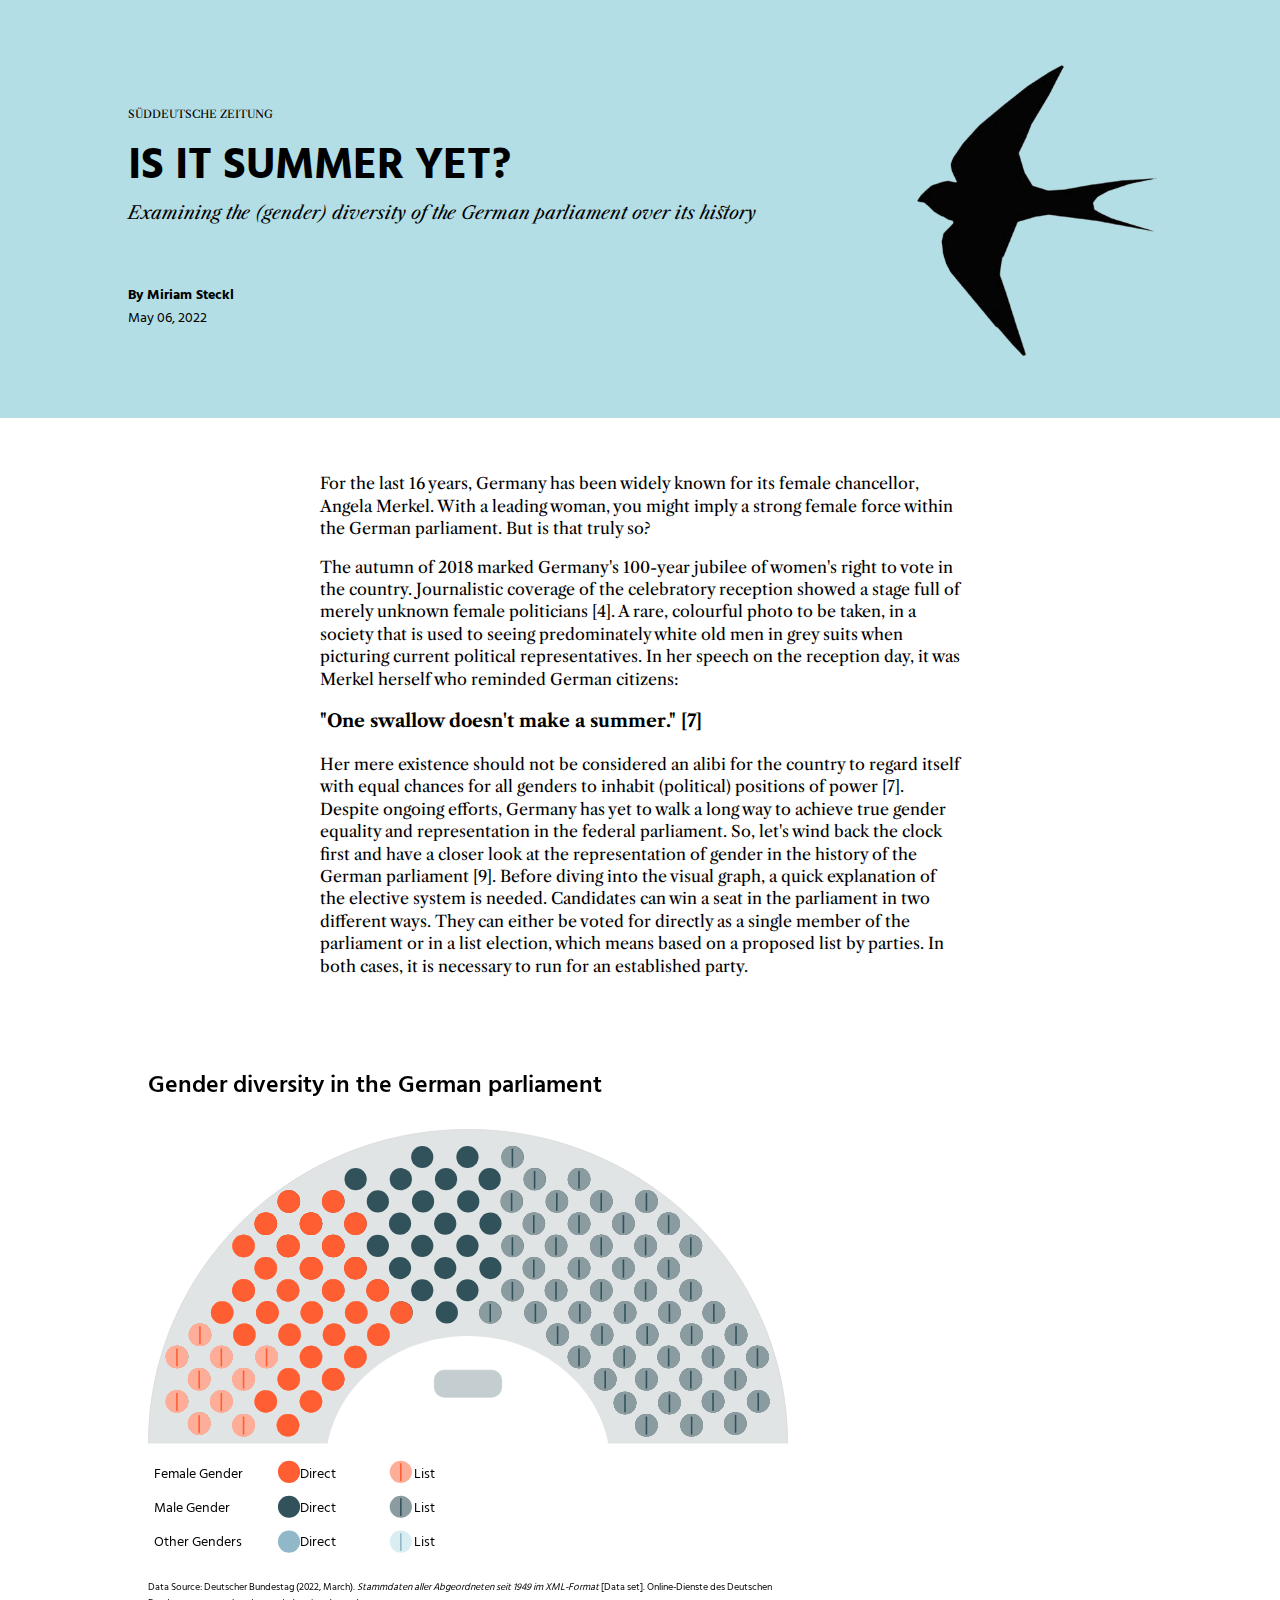
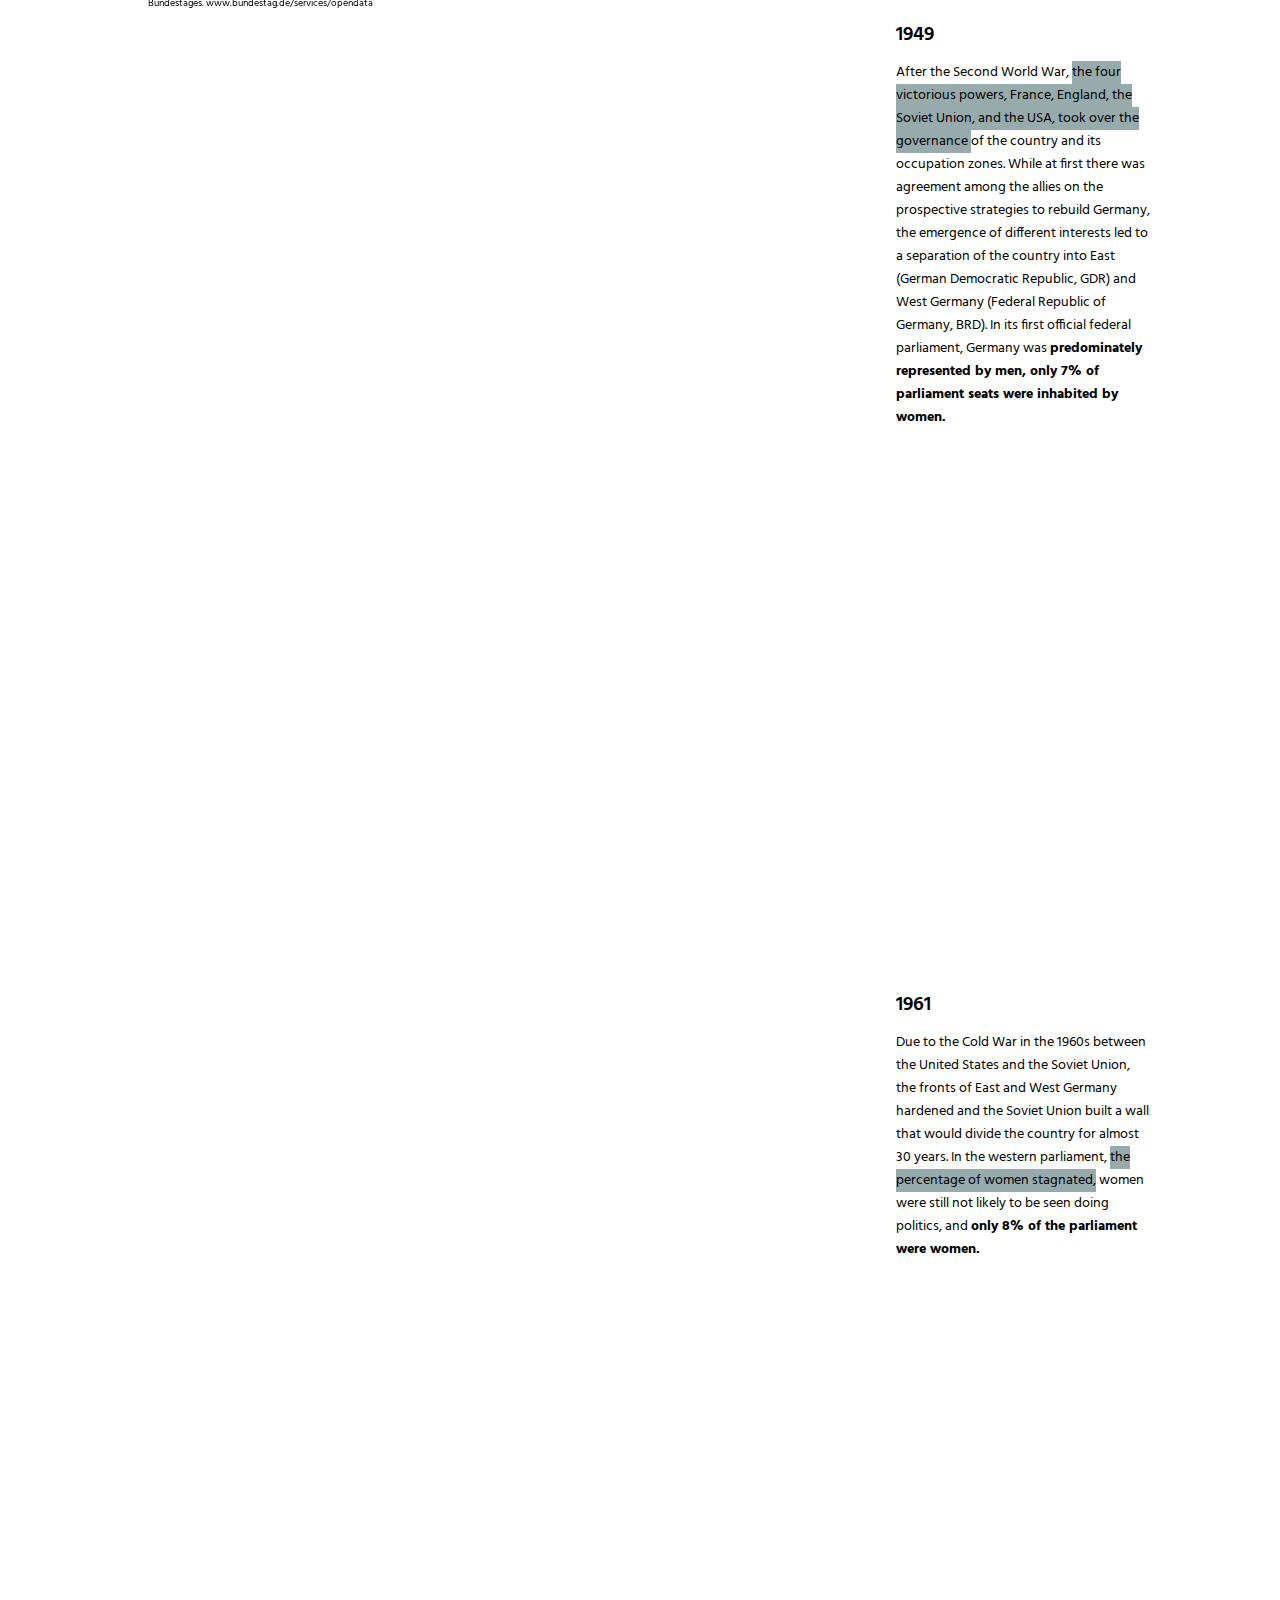
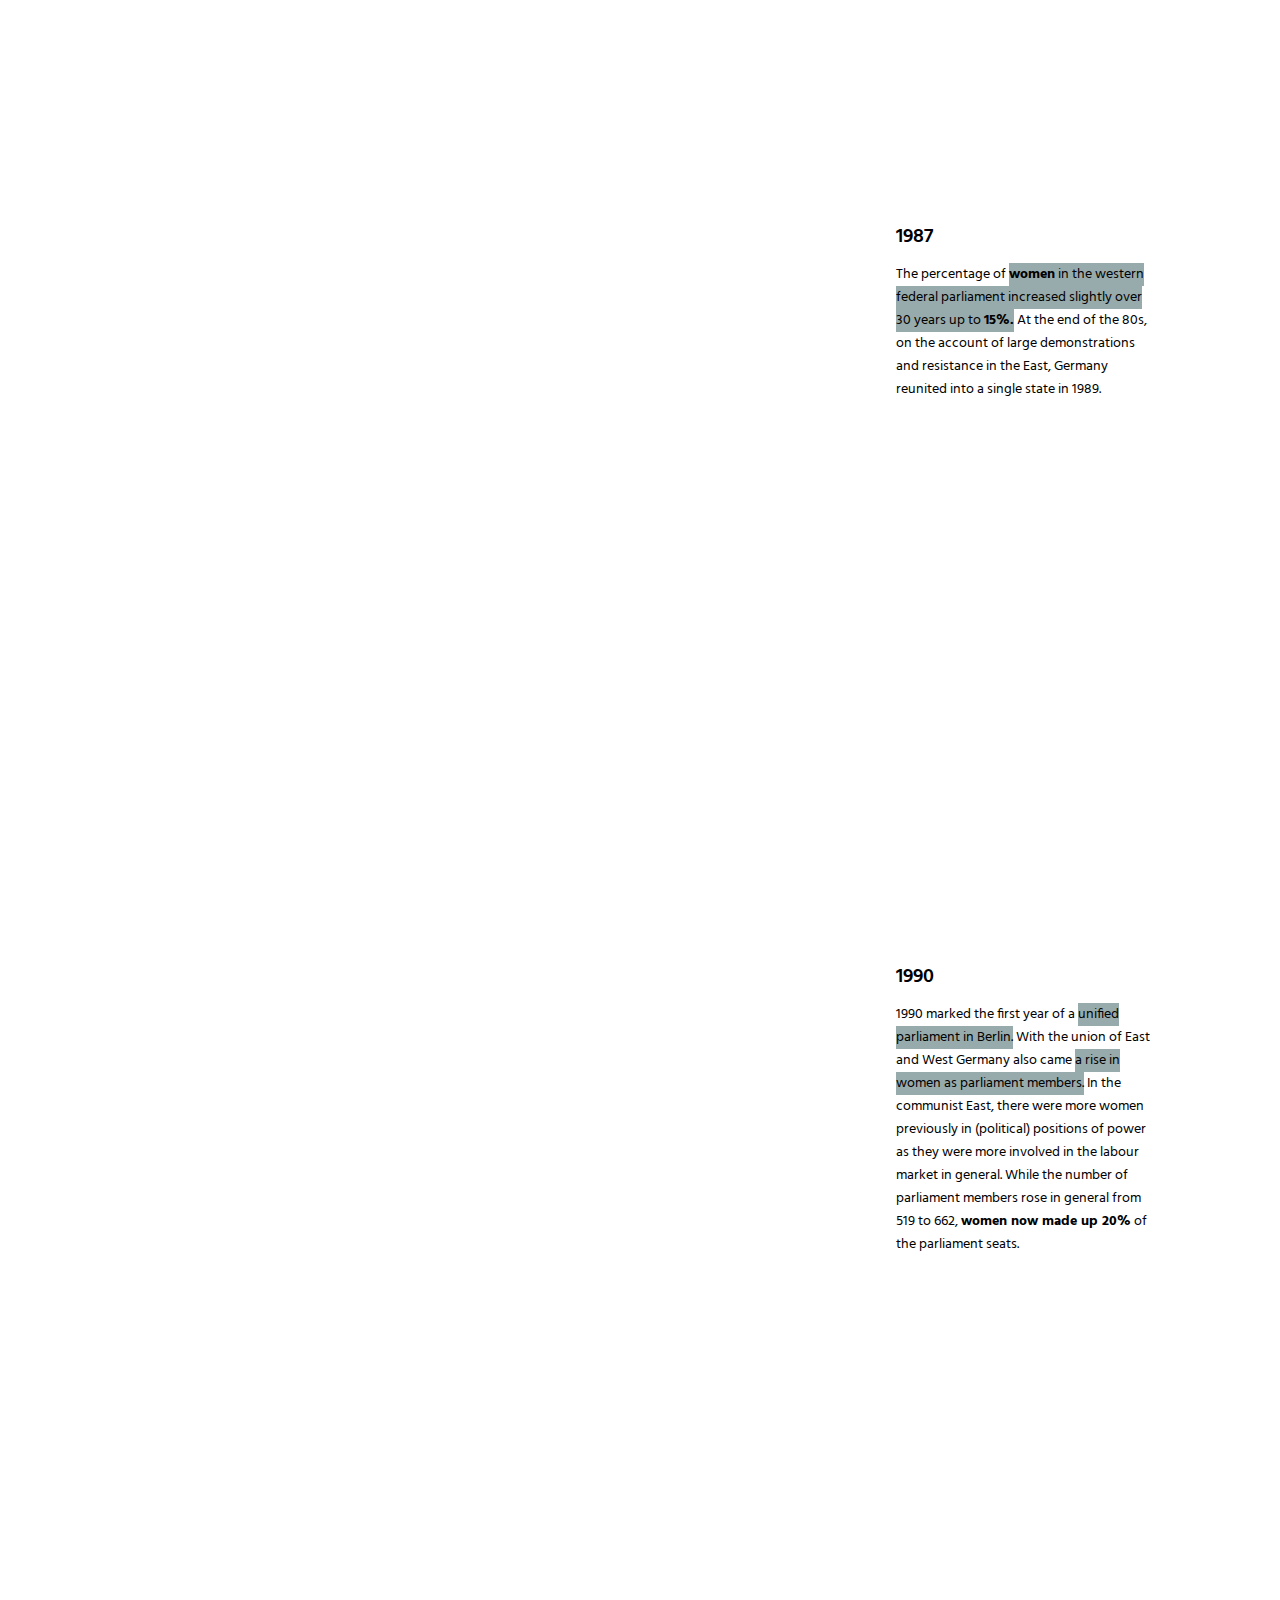
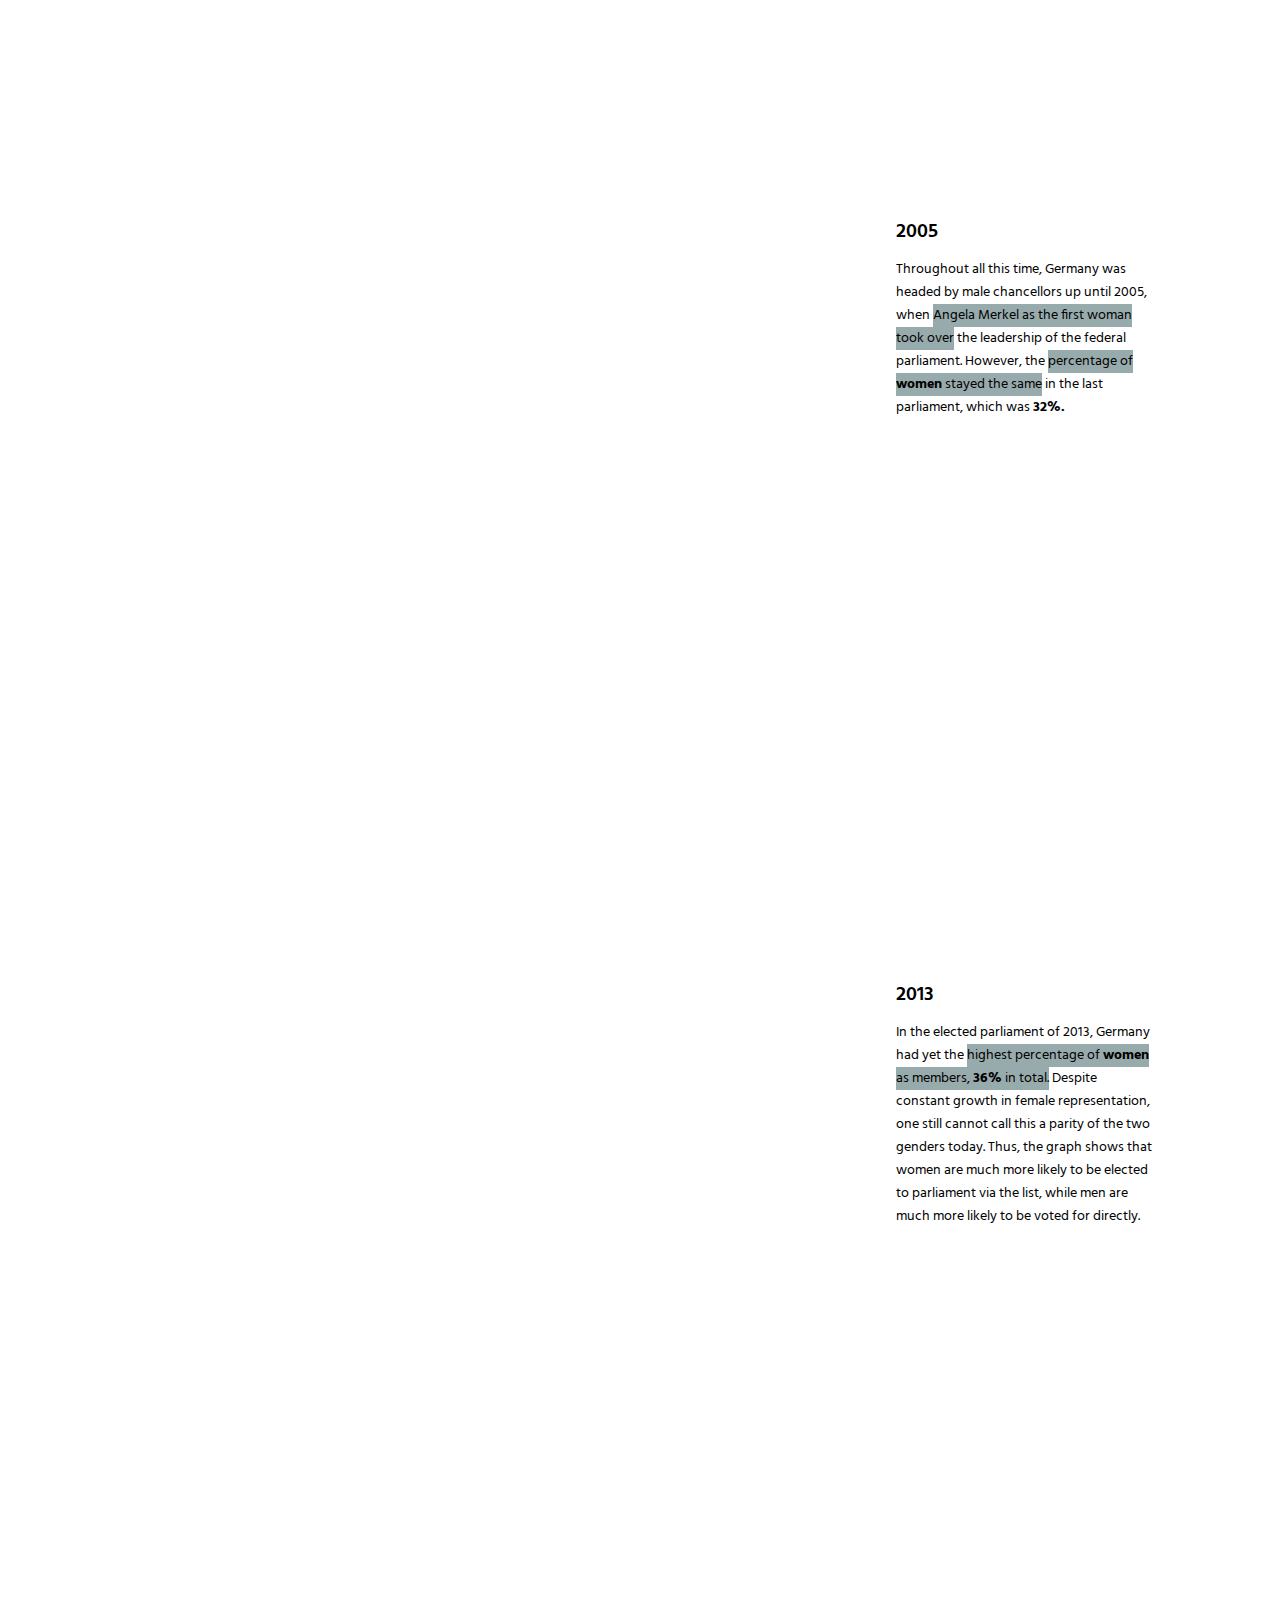
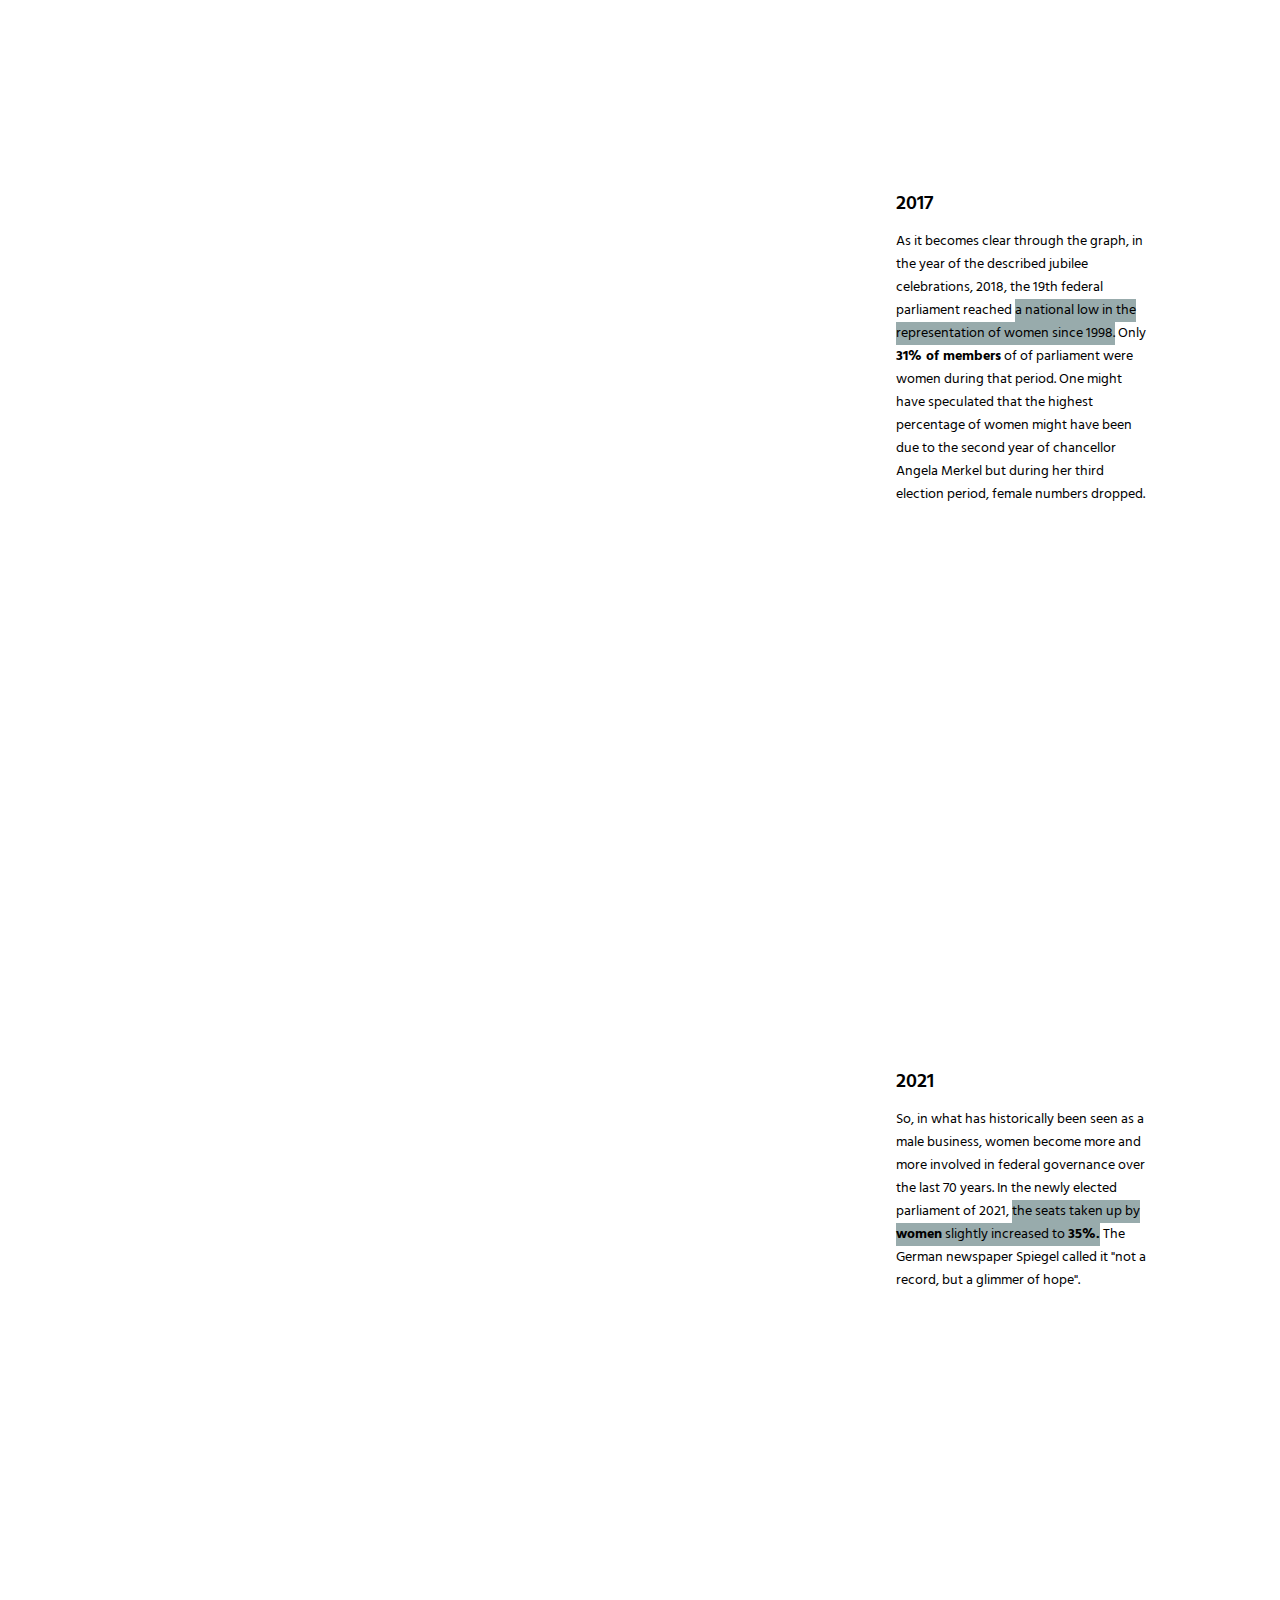
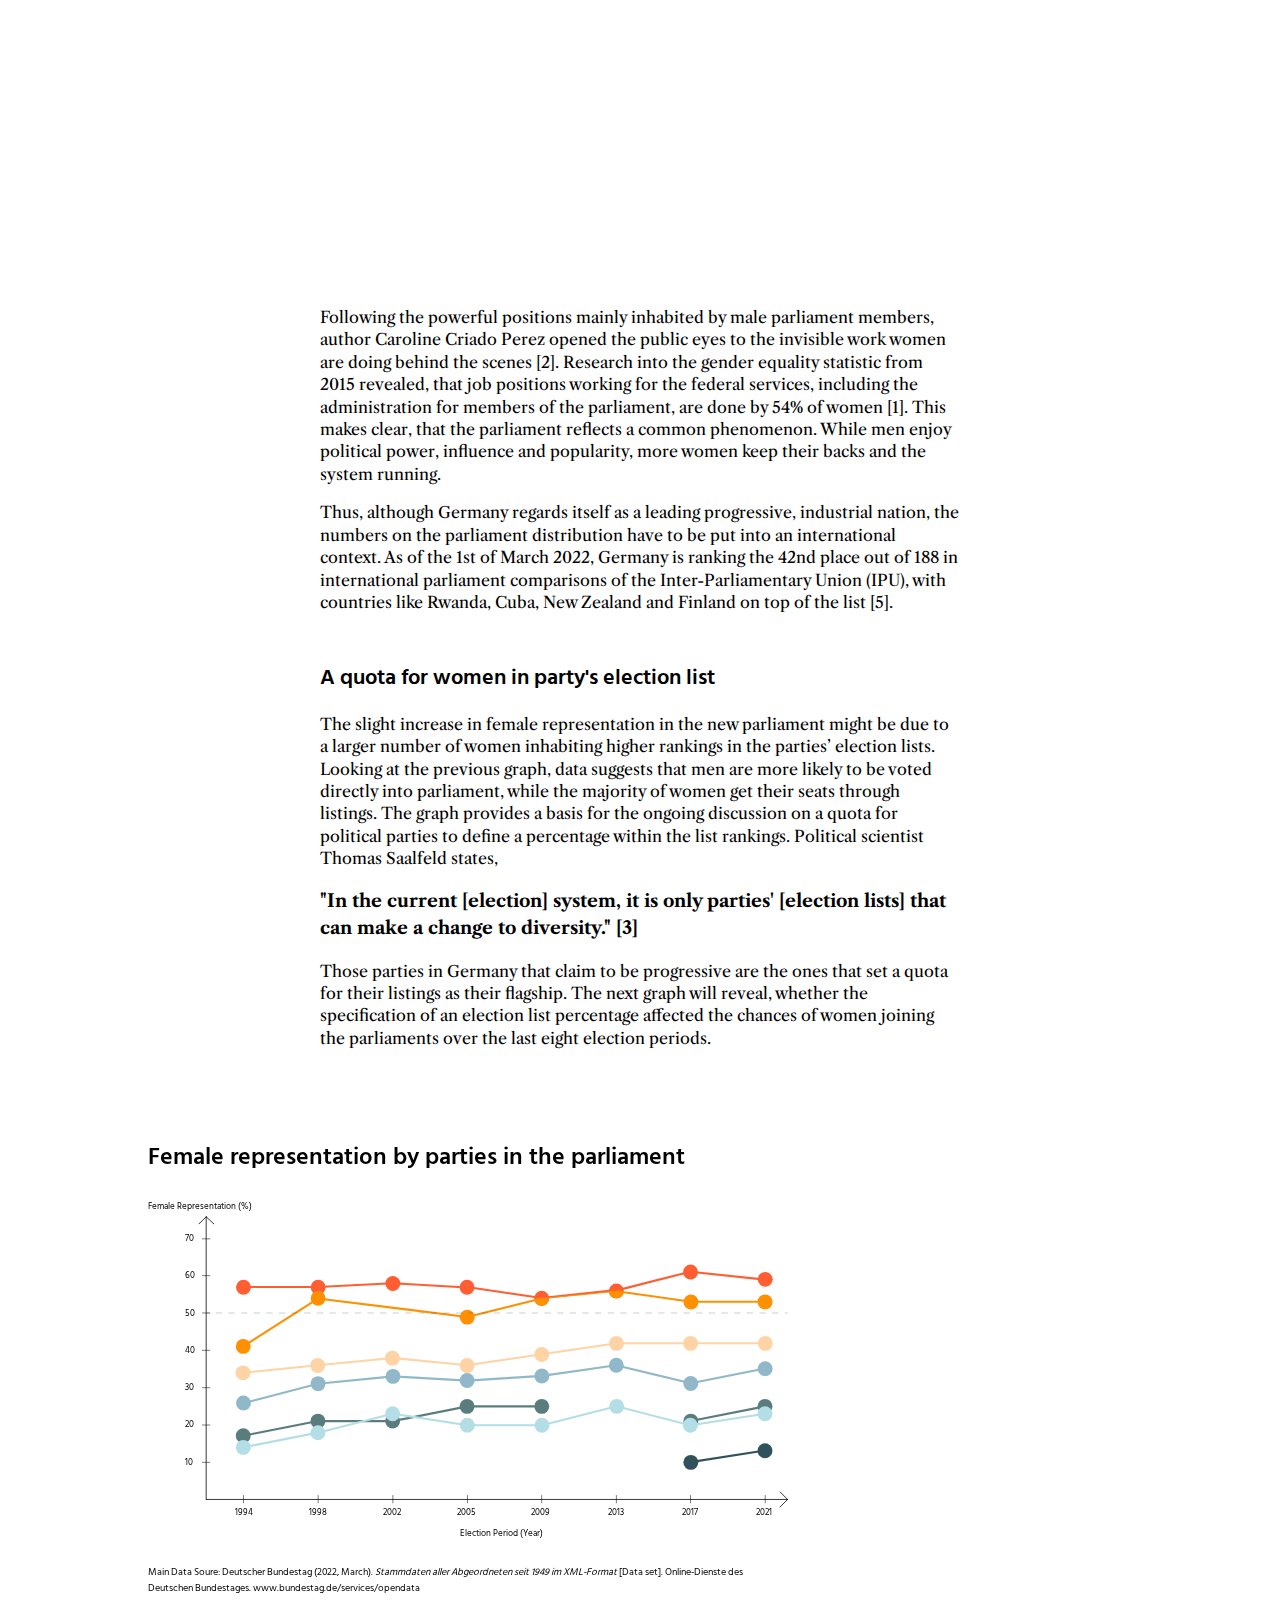
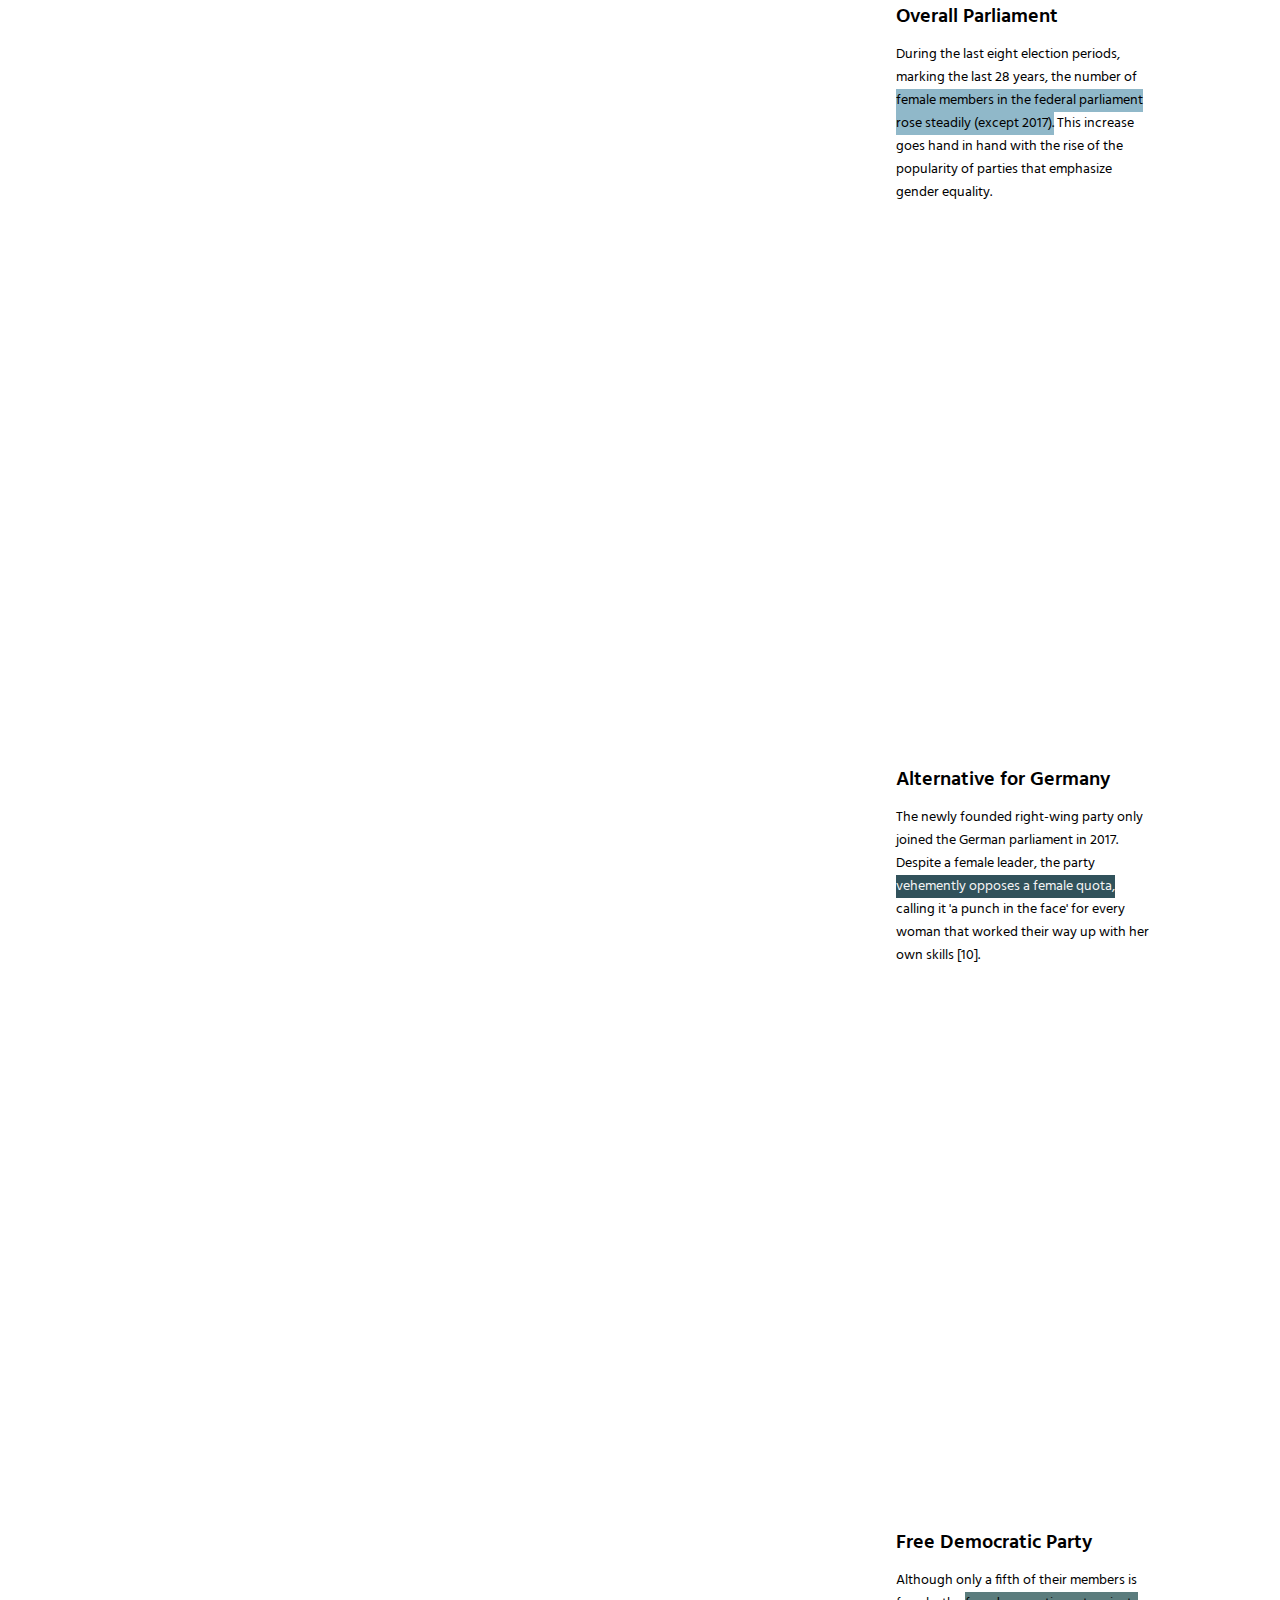
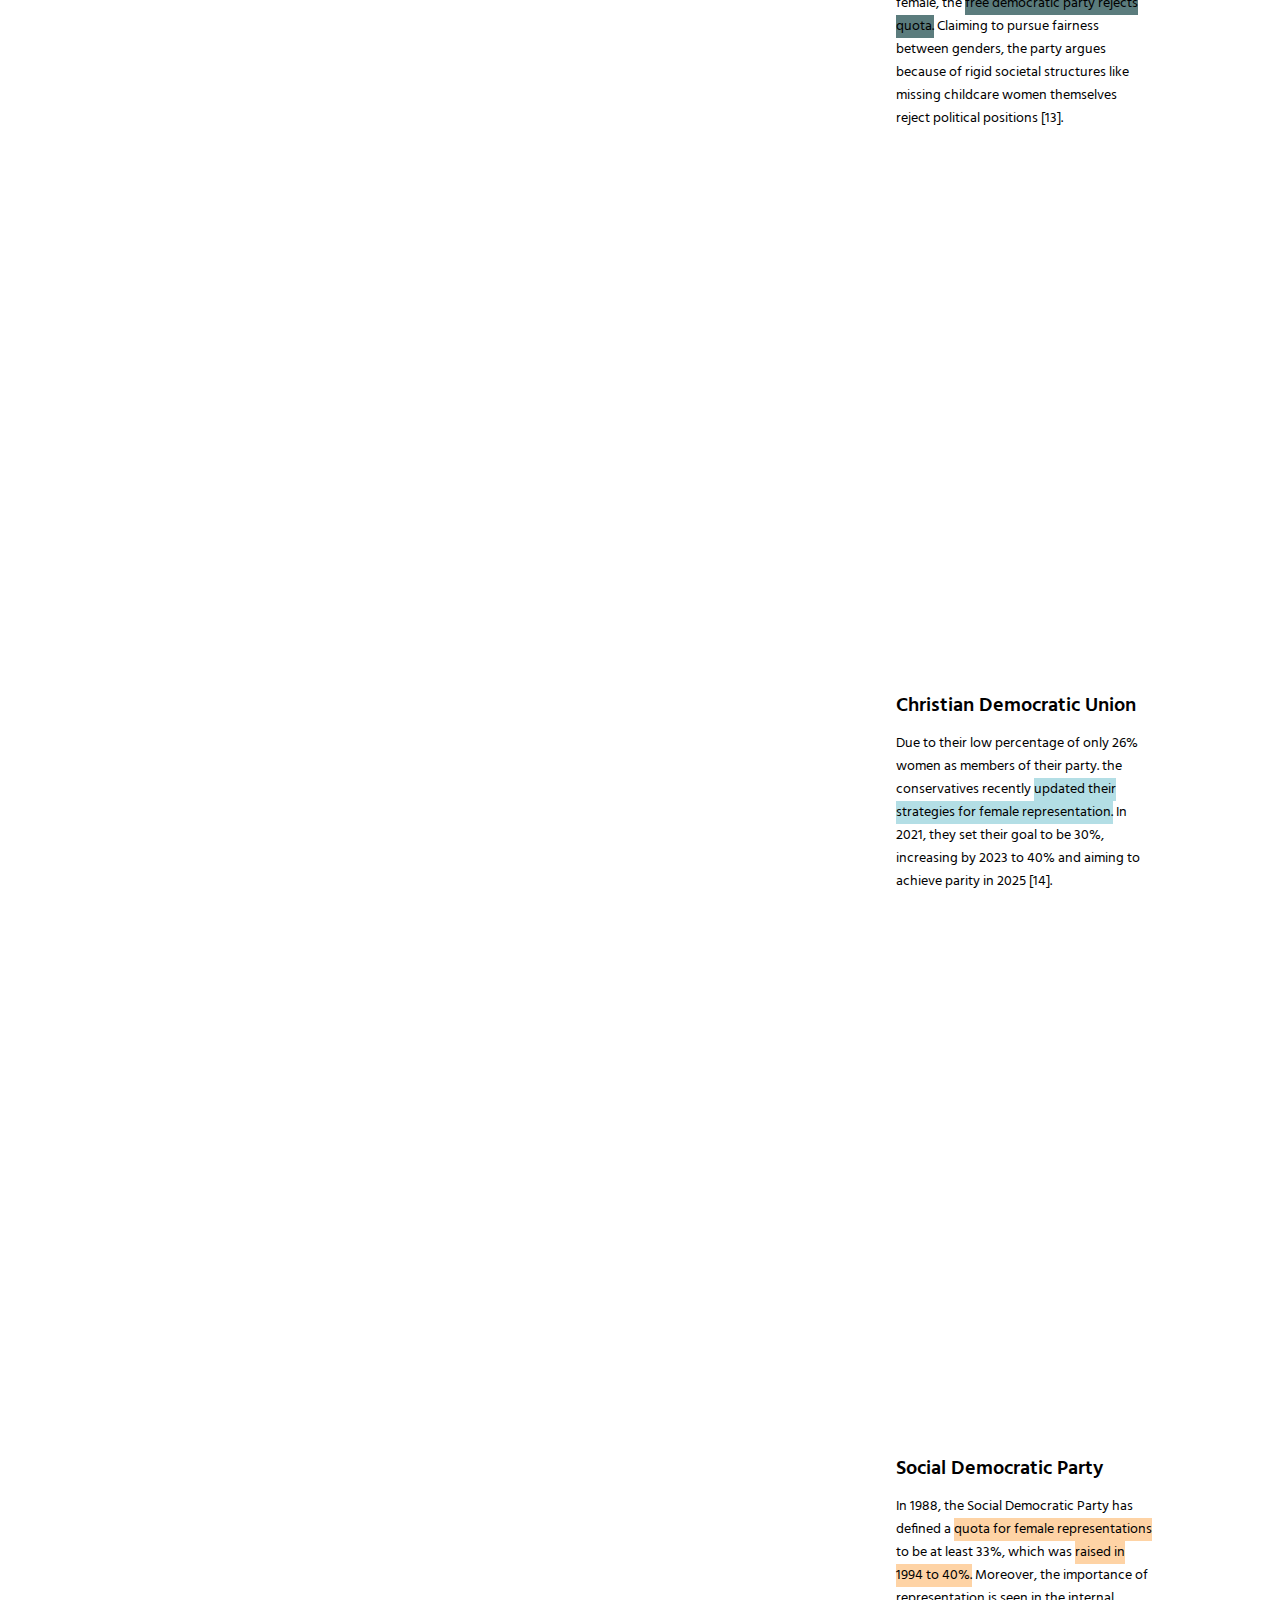
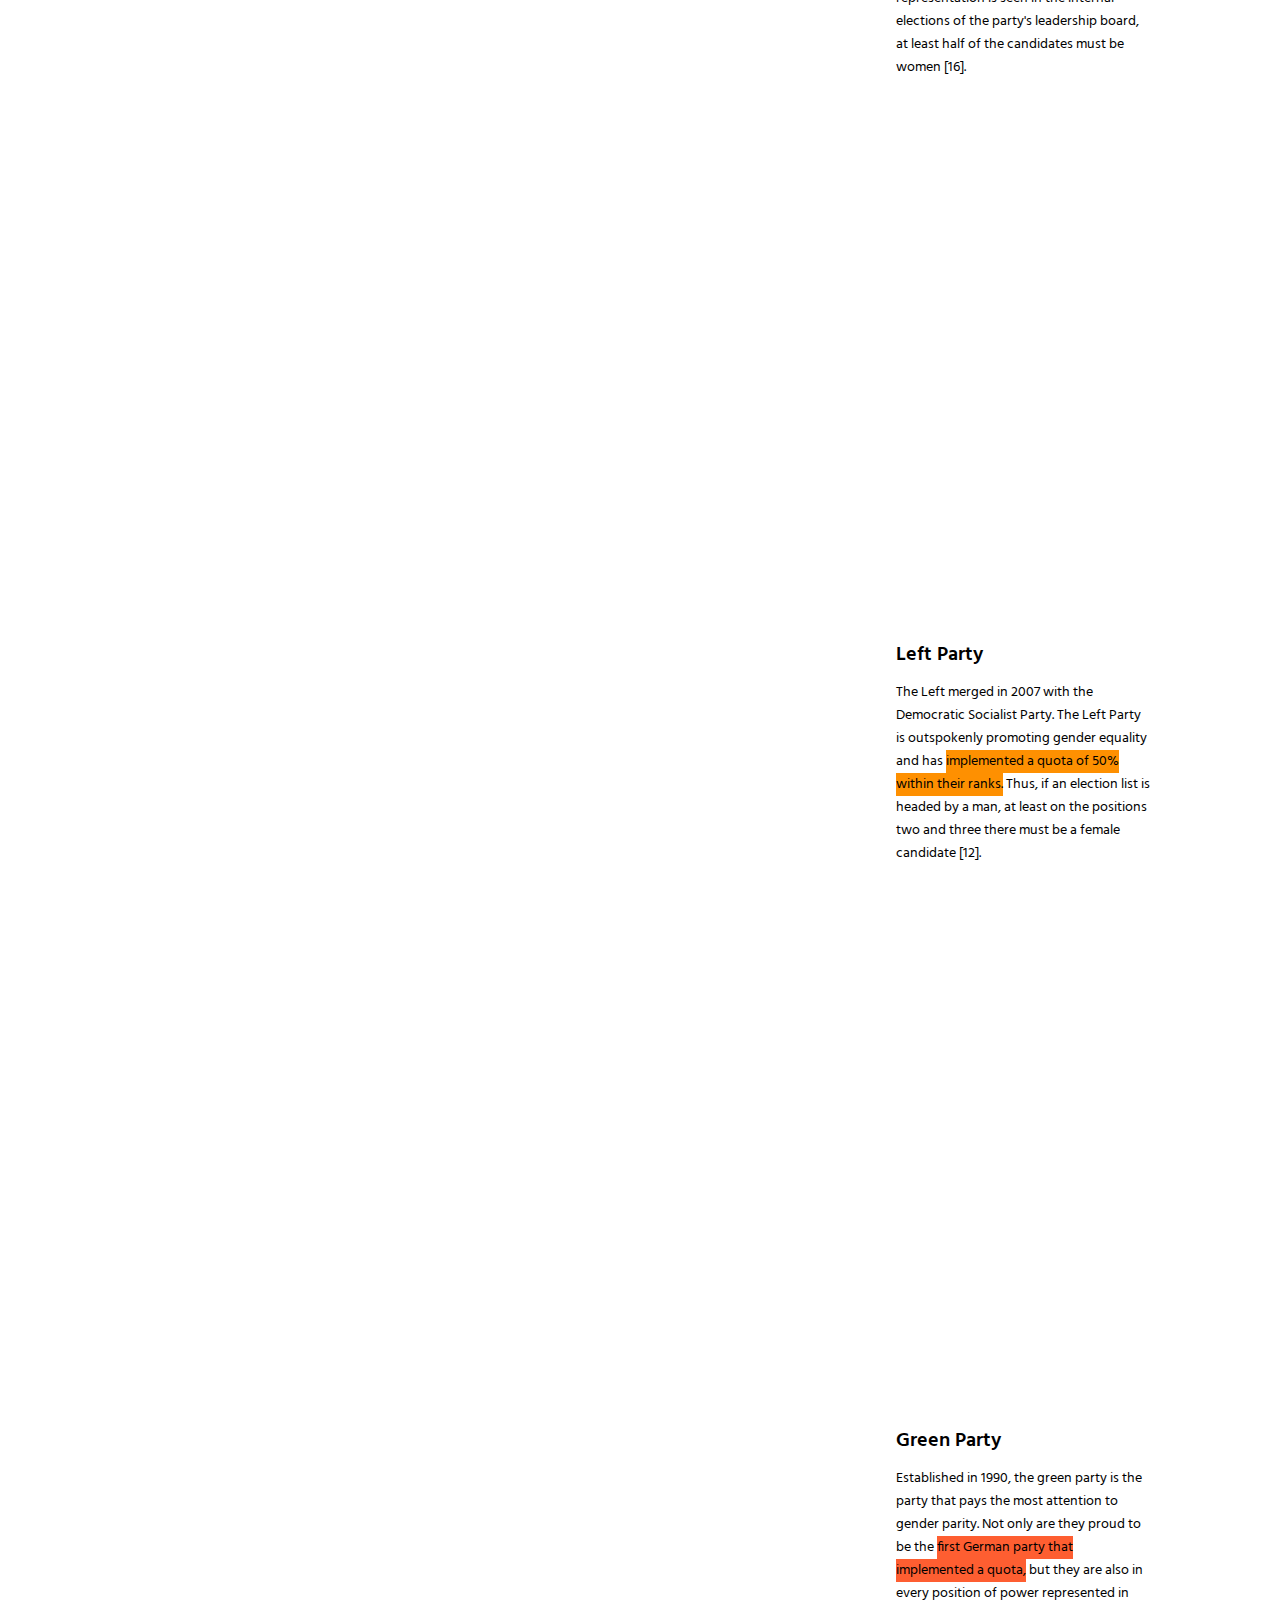
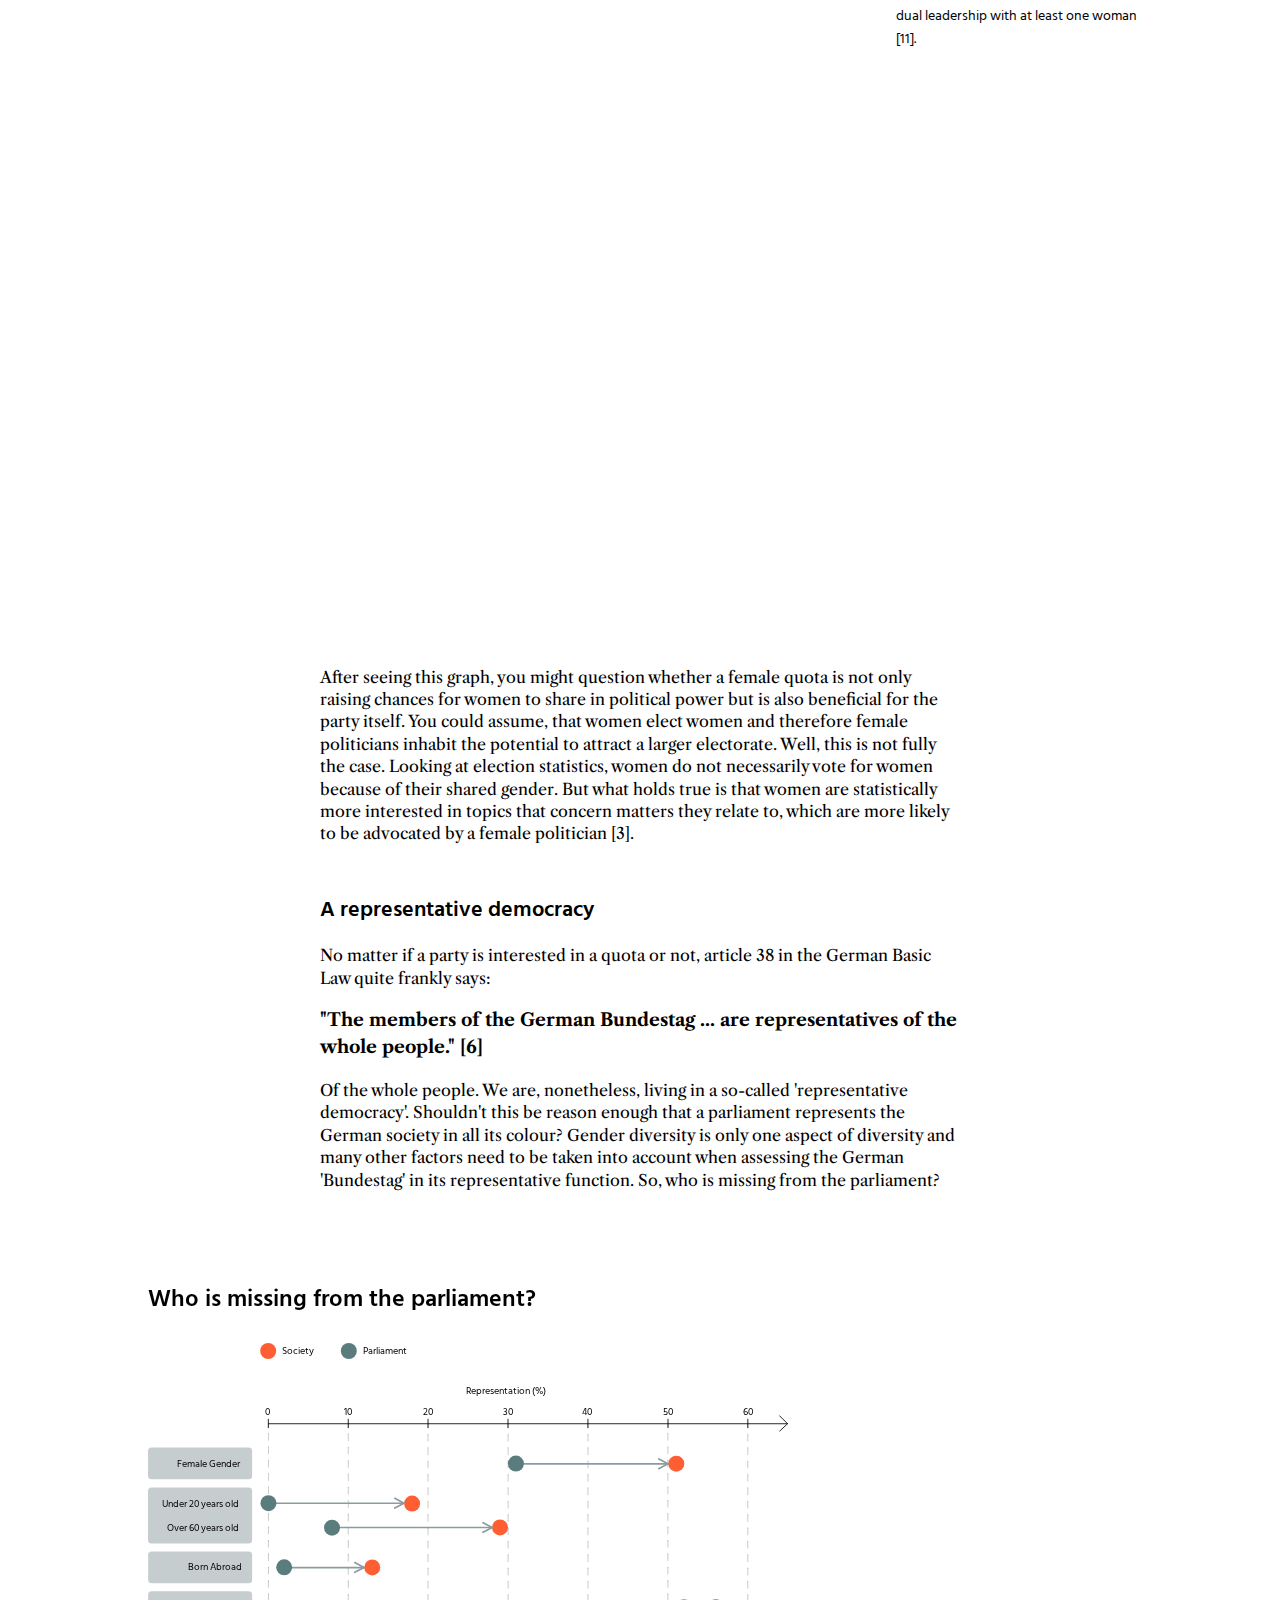
<file: index.html>
<!DOCTYPE html>
<html lang="en" dir="ltr">

<head>
  <meta charset="utf-8">
  <meta name="viewport" content="width=device-width, initial-scale=1.0">
  <title>Scrollytelling Gender Equality in Parliament</title>
  <link rel="stylesheet" href="main.css">
  <link rel="preconnect" href="https://fonts.googleapis.com">
  <link rel="preconnect" href="https://fonts.gstatic.com" crossorigin>
  <link href="https://fonts.googleapis.com/css2?family=Libre+Caslon+Text:ital,wght@0,400;0,700;1,400&display=swap"
    rel="stylesheet">
  <link rel="preconnect" href="https://fonts.googleapis.com">
  <link rel="preconnect" href="https://fonts.gstatic.com" crossorigin>
  <link href="https://fonts.googleapis.com/css2?family=Hind:wght@300;400;500;600;700&display=swap" rel="stylesheet">
  <script src="scrollytelling.js"></script>

</head>

<body>
  <div id="header">
    <div class="headerText">
      <p class="h4">SÜDDEUTSCHE ZEITUNG</p>
      <h1>IS IT SUMMER YET?</h1>
      <p class="h3">Examining the (gender) diversity of the German parliament over its history</h3>
      <div class="author"> <b>By Miriam Steckl</b><br>May 06, 2022</div>
    </div>
    <div>
      <img class="img-swallow" src="images/swallow.png" alt="Swallow">
    </div>
  </div>
  <div class="text">
    <p>
      For the last 16 years, Germany has been widely known for its female chancellor, Angela Merkel. With a leading
      woman, you might imply a strong female force within the German parliament. But is that truly so?
    </p>
    <p>
      The autumn of 2018 marked Germany's 100-year jubilee of women's right to vote in the country. Journalistic
      coverage of the celebratory reception showed a stage full of merely unknown female politicians [4]. A
      rare, colourful
      photo to be taken, in a society that is used to seeing predominately white old men in grey suits when picturing
      current political representatives. In her speech on the reception day, it was Merkel herself who reminded German
      citizens:
    </p>
    <p class="textHighlight">
      "One swallow doesn't make a summer." [7]
    </p>
    <p>
      Her mere existence should not be considered an alibi for the country to regard itself with equal chances for all
      genders to inhabit (political) positions of power [7]. Despite ongoing efforts, Germany has yet to walk a long way
      to
      achieve true gender equality and representation in the federal parliament. So, let's wind back the clock first and
      have a closer look at the representation of gender in the history of the German parliament [9]. Before diving into
      the
      visual graph, a quick explanation of the elective system is needed. Candidates can win a seat in the parliament in
      two different ways. They can either be voted for directly as a single member of the parliament or in a list
      election, which means based on a proposed list by parties. In both cases, it is necessary to run for an
      established party.
    </p>
  </div>
  <div class="lane">
    <div class="sticky">
      <p class="textheading">Gender diversity in the German parliament</p>
      <div>
        <svg id="a" xmlns="http://www.w3.org/2000/svg" viewBox="0 0 807 537.3">
          <g id="Graph1">
            <path d="M.5,396.5C.5,177.8,180.93,.5,403.5,.5s403,177.3,403,396"
              style="fill:#3a4b4d; opacity:.15; stroke:#000; stroke-miterlimit:10;" />
            <circle cx="64.81" cy="371.3" r="14" style="fill:#31525b;" />
            <circle cx="740.81" cy="371.3" r="14" style="fill:#31525b;" />
            <circle cx="92.81" cy="343.3" r="14" style="fill:#31525b;" />
            <circle cx="657.81" cy="345.3" r="14" style="fill:#31525b;" />
            <circle cx="601.5" cy="345.5" r="14" style="fill:#31525b;" />
            <circle cx="685.81" cy="373.3" r="14" style="fill:#31525b;" />
            <circle cx="628.5" cy="373.5" r="14" style="fill:#31525b;" />
            <circle cx="712.81" cy="343.3" r="14" style="fill:#31525b;" />
            <circle cx="64.81" cy="315.3" r="14" style="fill:#31525b;" />
            <circle cx="120.81" cy="315.3" r="14" style="fill:#31525b;" />
            <circle cx="177.81" cy="315.3" r="14" style="fill:#31525b;" />
            <circle cx="176.5" cy="373.5" r="14" style="fill:#31525b;" />
            <circle cx="233.5" cy="315.5" r="14" style="fill:#31525b;" />
            <circle cx="205.5" cy="343.5" r="14" style="fill:#31525b;" />
            <circle cx="148.81" cy="343.3" r="14" style="fill:#31525b;" />
            <circle cx="120.81" cy="373.3" r="14" style="fill:#31525b;" />
            <circle cx="628.81" cy="315.3" r="14" style="fill:#31525b;" />
            <circle cx="684.81" cy="315.3" r="14" style="fill:#31525b;" />
            <circle cx="740.81" cy="315.3" r="14" style="fill:#31525b;" />
            <circle cx="92.81" cy="287.3" r="14" style="fill:#31525b;" />
            <circle cx="149.81" cy="287.3" r="14" style="fill:#31525b;" />
            <circle cx="205.81" cy="287.3" r="14" style="fill:#31525b;" />
            <circle cx="261.81" cy="287.3" r="14" style="fill:#31525b;" />
            <circle cx="543.81" cy="287.3" r="14" style="fill:#31525b;" />
            <circle cx="600.81" cy="287.3" r="14" style="fill:#31525b;" />
            <circle cx="656.81" cy="287.3" r="14" style="fill:#31525b;" />
            <circle cx="712.81" cy="287.3" r="14" style="fill:#31525b;" />
            <circle cx="65.81" cy="259.3" r="14" style="fill:#31525b;" />
            <circle cx="121.81" cy="259.3" r="14" style="fill:#31525b;" />
            <circle cx="178.81" cy="259.3" r="14" style="fill:#31525b;" />
            <circle cx="234.81" cy="259.3" r="14" style="fill:#31525b;" />
            <circle cx="290.81" cy="259.3" r="14" style="fill:#31525b;" />
            <circle cx="516.81" cy="259.3" r="14" style="fill:#31525b;" />
            <circle cx="572.81" cy="259.3" r="14" style="fill:#31525b;" />
            <circle cx="629.81" cy="259.3" r="14" style="fill:#31525b;" />
            <circle cx="685.81" cy="259.3" r="14" style="fill:#31525b;" />
            <circle cx="741.81" cy="259.3" r="14" style="fill:#31525b;" />
            <circle cx="93.81" cy="231.3" r="14" style="fill:#31525b;" />
            <circle cx="150.81" cy="231.3" r="14" style="fill:#31525b;" />
            <circle cx="206.81" cy="231.3" r="14" style="fill:#31525b;" />
            <circle cx="262.81" cy="231.3" r="14" style="fill:#31525b;" />
            <circle cx="319.81" cy="231.3" r="14" style="fill:#31525b;" />
            <circle cx="376.81" cy="231.3" r="14" style="fill:#31525b;" />
            <circle cx="431.81" cy="231.3" r="14" style="fill:#31525b;" />
            <circle cx="488.81" cy="231.3" r="14" style="fill:#31525b;" />
            <circle cx="544.81" cy="231.3" r="14" style="fill:#31525b;" />
            <circle cx="601.81" cy="231.3" r="14" style="fill:#31525b;" />
            <circle cx="657.81" cy="231.3" r="14" style="fill:#31525b;" />
            <circle cx="713.81" cy="231.3" r="14" style="fill:#31525b;" />
            <circle cx="120.81" cy="203.3" r="14" style="fill:#31525b;" />
            <circle cx="176.81" cy="203.3" r="14" style="fill:#31525b;" />
            <circle cx="233.81" cy="203.3" r="14" style="fill:#31525b;" />
            <circle cx="289.81" cy="203.3" r="14" style="fill:#31525b;" />
            <circle cx="345.81" cy="203.3" r="14" style="fill:#31525b;" />
            <circle cx="402.81" cy="203.3" r="14" style="fill:#31525b;" />
            <circle cx="459.81" cy="203.3" r="14" style="fill:#31525b;" />
            <circle cx="514.81" cy="203.3" r="14" style="fill:#31525b;" />
            <circle cx="571.81" cy="203.3" r="14" style="fill:#31525b;" />
            <circle cx="627.81" cy="203.3" r="14" style="fill:#31525b;" />
            <circle cx="684.81" cy="203.3" r="14" style="fill:#31525b;" />
            <circle cx="148.81" cy="175.3" r="14" style="fill:#31525b;" />
            <circle cx="205.81" cy="175.3" r="14" style="fill:#31525b;" />
            <circle cx="261.81" cy="175.3" r="14" style="fill:#31525b;" />
            <circle cx="317.81" cy="175.3" r="14" style="fill:#31525b;" />
            <circle cx="374.81" cy="175.3" r="14" style="fill:#31525b;" />
            <circle cx="431.81" cy="175.3" r="14" style="fill:#31525b;" />
            <circle cx="486.81" cy="175.3" r="14" style="fill:#31525b;" />
            <circle cx="543.81" cy="175.3" r="14" style="fill:#31525b;" />
            <circle cx="599.81" cy="175.3" r="14" style="fill:#31525b;" />
            <circle cx="656.81" cy="175.3" r="14" style="fill:#31525b;" />
            <circle cx="120.81" cy="147.3" r="14" style="fill:#31525b;" />
            <circle cx="176.81" cy="147.3" r="14" style="fill:#31525b;" />
            <circle cx="233.81" cy="147.3" r="14" style="fill:#31525b;" />
            <circle cx="289.81" cy="147.3" r="14" style="fill:#31525b;" />
            <circle cx="345.81" cy="147.3" r="14" style="fill:#31525b;" />
            <circle cx="402.81" cy="147.3" r="14" style="fill:#31525b;" />
            <circle cx="459.81" cy="147.3" r="14" style="fill:#31525b;" />
            <circle cx="514.81" cy="147.3" r="14" style="fill:#31525b;" />
            <circle cx="571.81" cy="147.3" r="14" style="fill:#31525b;" />
            <circle cx="627.81" cy="147.3" r="14" style="fill:#31525b;" />
            <circle cx="684.81" cy="147.3" r="14" style="fill:#31525b;" />
            <circle cx="148.81" cy="119.3" r="14" style="fill:#31525b;" />
            <circle cx="205.81" cy="119.3" r="14" style="fill:#31525b;" />
            <circle cx="261.81" cy="119.3" r="14" style="fill:#31525b;" />
            <circle cx="317.81" cy="119.3" r="14" style="fill:#31525b;" />
            <circle cx="374.81" cy="119.3" r="14" style="fill:#31525b;" />
            <circle cx="431.81" cy="119.3" r="14" style="fill:#31525b;" />
            <circle cx="486.81" cy="119.3" r="14" style="fill:#31525b;" />
            <circle cx="543.81" cy="119.3" r="14" style="fill:#31525b;" />
            <circle cx="599.81" cy="119.3" r="14" style="fill:#31525b;" />
            <circle cx="656.81" cy="119.3" r="14" style="fill:#31525b;" />
            <circle cx="177.81" cy="91.3" r="14" style="fill:#31525b;" />
            <circle cx="233.81" cy="91.3" r="14" style="fill:#31525b;" />
            <circle cx="289.81" cy="91.3" r="14" style="fill:#31525b;" />
            <circle cx="346.81" cy="91.3" r="14" style="fill:#31525b;" />
            <circle cx="403.81" cy="91.3" r="14" style="fill:#31525b;" />
            <circle cx="458.81" cy="91.3" r="14" style="fill:#31525b;" />
            <circle cx="515.81" cy="91.3" r="14" style="fill:#31525b;" />
            <circle cx="571.81" cy="91.3" r="14" style="fill:#31525b;" />
            <circle cx="628.81" cy="91.3" r="14" style="fill:#31525b;" />
            <circle cx="345.81" cy="35.3" r="14" style="fill:#31525b;" />
            <circle cx="261.81" cy="63.3" r="14" style="fill:#31525b;" />
            <circle cx="318.81" cy="63.3" r="14" style="fill:#31525b;" />
            <circle cx="375.81" cy="63.3" r="14" style="fill:#31525b;" />
            <circle cx="430.81" cy="63.3" r="14" style="fill:#31525b;" />
            <circle cx="487.81" cy="63.3" r="14" style="fill:#31525b;" />
            <circle cx="543.81" cy="63.3" r="14" style="fill:#31525b;" />
            <circle cx="459.81" cy="35.3" r="14" style="fill:#31525b;" />
            <circle cx="402.81" cy="35.3" r="14" style="fill:#31525b;" />
            <circle cx="768.81" cy="287.3" r="14" style="fill:#31525b;" />
            <circle cx="769.81" cy="343.3" r="14" style="fill:#31525b;" />
            <circle cx="36.81" cy="287.3" r="14" style="fill:#31525b;" />
            <circle cx="36.81" cy="343.3" r="14" style="fill:#31525b;" />
            <circle cx="576.5" cy="315.5" r="14" style="fill:#31525b;" />
          </g>
          <g id="Graph1-Text">
            <path d="M223.81,424.3c0-90.16,80.36-163.24,179.5-163.24s179.5,73.09,179.5,163.24" style="fill:#fff;" />
            <g id="d"><text transform="translate(8.11 440.26)" style="font-family:Hind-Regular, Hind; font-size:18px;">
                <tspan x="0" y="0">Female Gender</tspan>
                <tspan x="116.4" y="0" style="letter-spacing:1.29em;"> </tspan>
                <tspan x="144" y="0" style="letter-spacing:1.76em;"> </tspan>
                <tspan x="180" y="0" xml:space="preserve"> Direct</tspan>
                <tspan x="235.25" y="0" style="letter-spacing:.69em;"> </tspan>
                <tspan x="252" y="0" xml:space="preserve" style="letter-spacing:1.76em;"> </tspan>
                <tspan x="324" y="0" xml:space="preserve"> List</tspan>
              </text><text transform="translate(8.11 483.26)" style="font-family:Hind-Regular, Hind; font-size:18px;">
                <tspan x="0" y="0">Male Gender</tspan>
                <tspan x="98.91" y="0" style="letter-spacing:.26em;"> </tspan>
                <tspan x="108" y="0" xml:space="preserve" style="letter-spacing:1.76em;"> </tspan>
                <tspan x="180" y="0" xml:space="preserve"> Direct</tspan>
                <tspan x="235.25" y="0" style="letter-spacing:.69em;"> </tspan>
                <tspan x="252" y="0" xml:space="preserve" style="letter-spacing:1.76em;"> </tspan>
                <tspan x="324" y="0" xml:space="preserve"> List</tspan>
              </text><text transform="translate(8.11 526.26)" style="font-family:Hind-Regular, Hind; font-size:18px;">
                <tspan x="0" y="0">Other Genders</tspan>
                <tspan x="112.68" y="0" style="letter-spacing:1.5em;"> </tspan>
                <tspan x="144" y="0" style="letter-spacing:1.76em;"> </tspan>
                <tspan x="180" y="0" xml:space="preserve"> Direct</tspan>
                <tspan x="235.26" y="0" style="letter-spacing:.69em;"> </tspan>
                <tspan x="252" y="0" xml:space="preserve" style="letter-spacing:1.76em;"> </tspan>
                <tspan x="324" y="0" xml:space="preserve"> List</tspan>
              </text>
              <circle cx="177.81" cy="476.3" r="14" style="fill:#31525b;" />
              <circle cx="177.81" cy="520.3" r="14" style="fill:#90b8c9;" />
              <circle cx="177.81" cy="432.3" r="14" style="fill:#fe5e31;" />
              <circle cx="318.81" cy="476.3" r="14" style="fill:#8b9ca0;" />
              <circle cx="318.81" cy="520.3" r="14" style="fill:#b3dee5; opacity:.5;" />
              <circle cx="318.81" cy="432.3" r="14" style="fill:#feae98;" />
              <line x1="318.81" y1="422.3" x2="318.81" y2="443.3"
                style="fill:none; stroke:#fe5e31; stroke-linecap:round; stroke-miterlimit:10; stroke-width:2px;" />
              <line x1="318.81" y1="466.3" x2="318.81" y2="487.3"
                style="fill:none; stroke:#31525b; stroke-linecap:round; stroke-miterlimit:10; stroke-width:2px;" />
              <line x1="318.81" y1="510.3" x2="318.81" y2="531.3"
                style="fill:none; stroke:#90b8c9; stroke-linecap:round; stroke-miterlimit:10; stroke-width:2px;" />
              <rect x="361.06" y="304.1" width="84.87" height="34.09" rx="12.58" ry="12.58"
                style="fill:#8b9ca0; opacity:.5; stroke:#8b9ca0; stroke-miterlimit:10;" />
            </g>
          </g>
          <g id="Year-2021">
            <g id="f">
              <circle cx="65.5" cy="259.5" r="14.17" style="fill:#feae98;" />
              <line x1="65.5" y1="249.5" x2="65.5" y2="270.5"
                style="fill:none; stroke:#fe5e31; stroke-linecap:round; stroke-miterlimit:10; stroke-width:2px;" />
            </g>
            <g id="g">
              <circle cx="120.5" cy="315.5" r="14.17" style="fill:#feae98;" />
              <line x1="120.5" y1="305.5" x2="120.5" y2="326.5"
                style="fill:none; stroke:#fe5e31; stroke-linecap:round; stroke-miterlimit:10; stroke-width:2px;" />
            </g>
            <g id="h">
              <circle cx="64.5" cy="315.5" r="14.17" style="fill:#feae98;" />
              <line x1="64.5" y1="305.5" x2="64.5" y2="326.5"
                style="fill:none; stroke:#fe5e31; stroke-linecap:round; stroke-miterlimit:10; stroke-width:2px;" />
            </g>
            <g id="i">
              <circle cx="205.5" cy="343.5" r="14.17" style="fill:#feae98;" />
              <line x1="205.5" y1="333.5" x2="205.5" y2="354.5"
                style="fill:none; stroke:#fe5e31; stroke-linecap:round; stroke-miterlimit:10; stroke-width:2px;" />
            </g>
            <g id="j">
              <circle cx="148.5" cy="343.5" r="14.17" style="fill:#feae98;" />
              <line x1="148.5" y1="333.5" x2="148.5" y2="354.5"
                style="fill:none; stroke:#fe5e31; stroke-linecap:round; stroke-miterlimit:10; stroke-width:2px;" />
            </g>
            <g id="k">
              <circle cx="261.5" cy="287.5" r="14.17" style="fill:#feae98;" />
              <line x1="261.5" y1="277.5" x2="261.5" y2="298.5"
                style="fill:none; stroke:#fe5e31; stroke-linecap:round; stroke-miterlimit:10; stroke-width:2px;" />
            </g>
            <g id="l">
              <circle cx="234.5" cy="259.5" r="14.17" style="fill:#feae98;" />
              <line x1="234.5" y1="249.5" x2="234.5" y2="270.5"
                style="fill:none; stroke:#fe5e31; stroke-linecap:round; stroke-miterlimit:10; stroke-width:2px;" />
            </g>
            <g id="m">
              <circle cx="121.5" cy="259.5" r="14.17" style="fill:#feae98;" />
              <line x1="121.5" y1="249.5" x2="121.5" y2="270.5"
                style="fill:none; stroke:#fe5e31; stroke-linecap:round; stroke-miterlimit:10; stroke-width:2px;" />
            </g>
            <g id="n">
              <circle cx="205.5" cy="287.5" r="14.17" style="fill:#feae98;" />
              <line x1="205.5" y1="277.5" x2="205.5" y2="298.5"
                style="fill:none; stroke:#fe5e31; stroke-linecap:round; stroke-miterlimit:10; stroke-width:2px;" />
            </g>
            <g id="o">
              <circle cx="36.5" cy="287.5" r="14.17" style="fill:#feae98;" />
              <line x1="36.5" y1="277.5" x2="36.5" y2="298.5"
                style="fill:none; stroke:#fe5e31; stroke-linecap:round; stroke-miterlimit:10; stroke-width:2px;" />
            </g>
            <g id="p">
              <circle cx="148.5" cy="119.5" r="14.17" style="fill:#feae98;" />
              <line x1="148.5" y1="109.5" x2="148.5" y2="130.5"
                style="fill:none; stroke:#fe5e31; stroke-linecap:round; stroke-miterlimit:10; stroke-width:2px;" />
            </g>
            <g id="q">
              <circle cx="206.5" cy="231.5" r="14.17" style="fill:#feae98;" />
              <line x1="206.5" y1="221.5" x2="206.5" y2="242.5"
                style="fill:none; stroke:#fe5e31; stroke-linecap:round; stroke-miterlimit:10; stroke-width:2px;" />
            </g>
            <g id="r">
              <circle cx="176.5" cy="203.5" r="14.17" style="fill:#feae98;" />
              <line x1="176.5" y1="193.5" x2="176.5" y2="214.5"
                style="fill:none; stroke:#fe5e31; stroke-linecap:round; stroke-miterlimit:10; stroke-width:2px;" />
            </g>
            <g id="s">
              <circle cx="93.5" cy="231.5" r="14.17" style="fill:#feae98;" />
              <line x1="93.5" y1="221.5" x2="93.5" y2="242.5"
                style="fill:none; stroke:#fe5e31; stroke-linecap:round; stroke-miterlimit:10; stroke-width:2px;" />
            </g>
            <g id="t">
              <circle cx="149.5" cy="287.5" r="14.17" style="fill:#feae98;" />
              <line x1="149.5" y1="277.5" x2="149.5" y2="298.5"
                style="fill:none; stroke:#fe5e31; stroke-linecap:round; stroke-miterlimit:10; stroke-width:2px;" />
            </g>
            <g id="u">
              <circle cx="120.5" cy="147.5" r="14.17" style="fill:#feae98;" />
              <line x1="120.5" y1="137.5" x2="120.5" y2="158.5"
                style="fill:none; stroke:#fe5e31; stroke-linecap:round; stroke-miterlimit:10; stroke-width:2px;" />
            </g>
            <g id="v">
              <circle cx="148.5" cy="175.5" r="14.17" style="fill:#feae98;" />
              <line x1="148.5" y1="165.5" x2="148.5" y2="186.5"
                style="fill:none; stroke:#fe5e31; stroke-linecap:round; stroke-miterlimit:10; stroke-width:2px;" />
            </g>
            <g id="w">
              <circle cx="120.5" cy="203.5" r="14.17" style="fill:#feae98;" />
              <line x1="120.5" y1="193.5" x2="120.5" y2="214.5"
                style="fill:none; stroke:#fe5e31; stroke-linecap:round; stroke-miterlimit:10; stroke-width:2px;" />
            </g>
            <g id="x">
              <circle cx="150.5" cy="231.5" r="14.17" style="fill:#feae98;" />
              <line x1="150.5" y1="221.5" x2="150.5" y2="242.5"
                style="fill:none; stroke:#fe5e31; stroke-linecap:round; stroke-miterlimit:10; stroke-width:2px;" />
            </g>
            <g id="y">
              <circle cx="178.5" cy="259.5" r="14.17" style="fill:#feae98;" />
              <line x1="178.5" y1="249.5" x2="178.5" y2="270.5"
                style="fill:none; stroke:#fe5e31; stroke-linecap:round; stroke-miterlimit:10; stroke-width:2px;" />
            </g>
            <g id="a`">
              <circle cx="233.5" cy="315.5" r="14.17" style="fill:#feae98;" />
              <line x1="233.5" y1="305.5" x2="233.5" y2="326.5"
                style="fill:none; stroke:#fe5e31; stroke-linecap:round; stroke-miterlimit:10; stroke-width:2px;" />
            </g>
            <g id="aa">
              <circle cx="177.5" cy="315.5" r="14.17" style="fill:#feae98;" />
              <line x1="177.5" y1="305.5" x2="177.5" y2="326.5"
                style="fill:none; stroke:#fe5e31; stroke-linecap:round; stroke-miterlimit:10; stroke-width:2px;" />
            </g>
            <g id="ab">
              <circle cx="92.5" cy="287.5" r="14.17" style="fill:#feae98;" />
              <line x1="92.5" y1="277.5" x2="92.5" y2="298.5"
                style="fill:none; stroke:#fe5e31; stroke-linecap:round; stroke-miterlimit:10; stroke-width:2px;" />
            </g>
            <g id="ac">
              <circle cx="92.5" cy="343.5" r="14.17" style="fill:#feae98;" />
              <line x1="92.5" y1="333.5" x2="92.5" y2="354.5"
                style="fill:none; stroke:#fe5e31; stroke-linecap:round; stroke-miterlimit:10; stroke-width:2px;" />
            </g>
            <g id="ad">
              <circle cx="36.5" cy="343.5" r="14.17" style="fill:#feae98;" />
              <line x1="36.5" y1="333.5" x2="36.5" y2="354.5"
                style="fill:none; stroke:#fe5e31; stroke-linecap:round; stroke-miterlimit:10; stroke-width:2px;" />
            </g>
            <g id="ae">
              <circle cx="176.5" cy="373.5" r="14.17" style="fill:#feae98;" />
              <line x1="176.5" y1="363.5" x2="176.5" y2="384.5"
                style="fill:none; stroke:#fe5e31; stroke-linecap:round; stroke-miterlimit:10; stroke-width:2px;" />
            </g>
            <g id="af">
              <circle cx="120.5" cy="373.5" r="14.17" style="fill:#feae98;" />
              <line x1="120.5" y1="363.5" x2="120.5" y2="384.5"
                style="fill:none; stroke:#fe5e31; stroke-linecap:round; stroke-miterlimit:10; stroke-width:2px;" />
            </g>
            <g id="ag">
              <circle cx="64.5" cy="371.5" r="14.17" style="fill:#feae98;" />
              <line x1="64.5" y1="361.5" x2="64.5" y2="382.5"
                style="fill:none; stroke:#fe5e31; stroke-linecap:round; stroke-miterlimit:10; stroke-width:2px;" />
            </g>
            <g id="ah">
              <circle cx="599.5" cy="119.5" r="14.17" style="fill:#8b9ca0;" />
              <line x1="599.5" y1="109.5" x2="599.5" y2="130.5"
                style="fill:#5b7c7d; stroke:#31525b; stroke-linecap:round; stroke-miterlimit:10; stroke-width:2px;" />
            </g>
            <g id="ai">
              <circle cx="543.5" cy="119.5" r="14.17" style="fill:#8b9ca0;" />
              <line x1="543.5" y1="109.5" x2="543.5" y2="130.5"
                style="fill:#5b7c7d; stroke:#31525b; stroke-linecap:round; stroke-miterlimit:10; stroke-width:2px;" />
            </g>
            <g id="aj">
              <circle cx="543.5" cy="63.5" r="14.17" style="fill:#8b9ca0;" />
              <line x1="543.5" y1="53.5" x2="543.5" y2="74.5"
                style="fill:#5b7c7d; stroke:#31525b; stroke-linecap:round; stroke-miterlimit:10; stroke-width:2px;" />
            </g>
            <g id="ak">
              <circle cx="543.5" cy="175.5" r="14.17" style="fill:#8b9ca0;" />
              <line x1="543.5" y1="165.5" x2="543.5" y2="186.5"
                style="fill:#5b7c7d; stroke:#31525b; stroke-linecap:round; stroke-miterlimit:10; stroke-width:2px;" />
            </g>
            <g id="al">
              <circle cx="516.5" cy="259.5" r="14.17" style="fill:#8b9ca0;" />
              <line x1="516.5" y1="249.5" x2="516.5" y2="270.5"
                style="fill:#5b7c7d; stroke:#31525b; stroke-linecap:round; stroke-miterlimit:10; stroke-width:2px;" />
            </g>
            <g id="am">
              <circle cx="628.5" cy="91.5" r="14.17" style="fill:#8b9ca0;" />
              <line x1="628.5" y1="81.5" x2="628.5" y2="102.5"
                style="fill:#5b7c7d; stroke:#31525b; stroke-linecap:round; stroke-miterlimit:10; stroke-width:2px;" />
            </g>
            <g id="an">
              <circle cx="599.5" cy="175.5" r="14.17" style="fill:#8b9ca0;" />
              <line x1="599.5" y1="165.5" x2="599.5" y2="186.5"
                style="fill:#5b7c7d; stroke:#31525b; stroke-linecap:round; stroke-miterlimit:10; stroke-width:2px;" />
            </g>
            <g id="ao">
              <circle cx="571.5" cy="91.5" r="14.17" style="fill:#8b9ca0;" />
              <line x1="571.5" y1="81.5" x2="571.5" y2="102.5"
                style="fill:#5b7c7d; stroke:#31525b; stroke-linecap:round; stroke-miterlimit:10; stroke-width:2px;" />
            </g>
            <g id="ap">
              <circle cx="571.5" cy="147.5" r="14.17" style="fill:#8b9ca0;" />
              <line x1="571.5" y1="137.5" x2="571.5" y2="158.5"
                style="fill:#5b7c7d; stroke:#31525b; stroke-linecap:round; stroke-miterlimit:10; stroke-width:2px;" />
            </g>
            <g id="aq">
              <circle cx="544.5" cy="231.5" r="14.17" style="fill:#8b9ca0;" />
              <line x1="544.5" y1="221.5" x2="544.5" y2="242.5"
                style="fill:#5b7c7d; stroke:#31525b; stroke-linecap:round; stroke-miterlimit:10; stroke-width:2px;" />
            </g>
            <g id="ar">
              <circle cx="627.5" cy="147.5" r="14.17" style="fill:#8b9ca0;" />
              <line x1="627.5" y1="137.5" x2="627.5" y2="158.5"
                style="fill:#5b7c7d; stroke:#31525b; stroke-linecap:round; stroke-miterlimit:10; stroke-width:2px;" />
            </g>
            <g id="as">
              <circle cx="656.5" cy="119.5" r="14.17" style="fill:#8b9ca0;" />
              <line x1="656.5" y1="109.5" x2="656.5" y2="130.5"
                style="fill:#5b7c7d; stroke:#31525b; stroke-linecap:round; stroke-miterlimit:10; stroke-width:2px;" />
            </g>
            <g id="at">
              <circle cx="601.5" cy="231.5" r="14.17" style="fill:#8b9ca0;" />
              <line x1="601.5" y1="221.5" x2="601.5" y2="242.5"
                style="fill:#5b7c7d; stroke:#31525b; stroke-linecap:round; stroke-miterlimit:10; stroke-width:2px;" />
            </g>
            <g id="au">
              <circle cx="571.5" cy="203.5" r="14.17" style="fill:#8b9ca0;" />
              <line x1="571.5" y1="193.5" x2="571.5" y2="214.5"
                style="fill:#5b7c7d; stroke:#31525b; stroke-linecap:round; stroke-miterlimit:10; stroke-width:2px;" />
            </g>
            <g id="av">
              <circle cx="572.5" cy="259.5" r="14.17" style="fill:#8b9ca0;" />
              <line x1="572.5" y1="249.5" x2="572.5" y2="270.5"
                style="fill:#5b7c7d; stroke:#31525b; stroke-linecap:round; stroke-miterlimit:10; stroke-width:2px;" />
            </g>
            <g id="aw">
              <circle cx="684.5" cy="203.5" r="14.17" style="fill:#8b9ca0;" />
              <line x1="684.5" y1="193.5" x2="684.5" y2="214.5"
                style="fill:#5b7c7d; stroke:#31525b; stroke-linecap:round; stroke-miterlimit:10; stroke-width:2px;" />
            </g>
            <g id="ax">
              <circle cx="684.5" cy="147.5" r="14.17" style="fill:#8b9ca0;" />
              <line x1="684.5" y1="137.5" x2="684.5" y2="158.5"
                style="fill:#5b7c7d; stroke:#31525b; stroke-linecap:round; stroke-miterlimit:10; stroke-width:2px;" />
            </g>
            <g id="ay">
              <circle cx="657.5" cy="231.5" r="14.17" style="fill:#8b9ca0;" />
              <line x1="657.5" y1="221.5" x2="657.5" y2="242.5"
                style="fill:#5b7c7d; stroke:#31525b; stroke-linecap:round; stroke-miterlimit:10; stroke-width:2px;" />
            </g>
            <g id="b`">
              <circle cx="627.5" cy="203.5" r="14.17" style="fill:#8b9ca0;" />
              <line x1="627.5" y1="193.5" x2="627.5" y2="214.5"
                style="fill:#5b7c7d; stroke:#31525b; stroke-linecap:round; stroke-miterlimit:10; stroke-width:2px;" />
            </g>
            <g id="ba">
              <circle cx="656.5" cy="175.5" r="14.17" style="fill:#8b9ca0;" />
              <line x1="656.5" y1="165.5" x2="656.5" y2="186.5"
                style="fill:#5b7c7d; stroke:#31525b; stroke-linecap:round; stroke-miterlimit:10; stroke-width:2px;" />
            </g>
            <g id="bb">
              <circle cx="768.5" cy="287.5" r="14.17" style="fill:#8b9ca0;" />
              <line x1="768.5" y1="277.5" x2="768.5" y2="298.5"
                style="fill:#5b7c7d; stroke:#31525b; stroke-linecap:round; stroke-miterlimit:10; stroke-width:2px;" />
            </g>
            <g id="bc">
              <circle cx="629.5" cy="259.5" r="14.17" style="fill:#8b9ca0;" />
              <line x1="629.5" y1="249.5" x2="629.5" y2="270.5"
                style="fill:#5b7c7d; stroke:#31525b; stroke-linecap:round; stroke-miterlimit:10; stroke-width:2px;" />
            </g>
            <g id="bd">
              <circle cx="713.5" cy="231.5" r="14.17" style="fill:#8b9ca0;" />
              <line x1="713.5" y1="221.5" x2="713.5" y2="242.5"
                style="fill:#5b7c7d; stroke:#31525b; stroke-linecap:round; stroke-miterlimit:10; stroke-width:2px;" />
            </g>
            <g id="be">
              <circle cx="600.5" cy="287.5" r="14.17" style="fill:#8b9ca0;" />
              <line x1="600.5" y1="277.5" x2="600.5" y2="298.5"
                style="fill:#5b7c7d; stroke:#31525b; stroke-linecap:round; stroke-miterlimit:10; stroke-width:2px;" />
            </g>
            <g id="bf">
              <circle cx="543.5" cy="287.5" r="14.17" style="fill:#8b9ca0;" />
              <line x1="543.5" y1="277.5" x2="543.5" y2="298.5"
                style="fill:#5b7c7d; stroke:#31525b; stroke-linecap:round; stroke-miterlimit:10; stroke-width:2px;" />
            </g>
            <g id="bg">
              <circle cx="740.5" cy="315.5" r="14.17" style="fill:#8b9ca0;" />
              <line x1="740.5" y1="305.5" x2="740.5" y2="326.5"
                style="fill:#5b7c7d; stroke:#31525b; stroke-linecap:round; stroke-miterlimit:10; stroke-width:2px;" />
            </g>
            <g id="bh">
              <circle cx="684.5" cy="315.5" r="14.17" style="fill:#8b9ca0;" />
              <line x1="684.5" y1="305.5" x2="684.5" y2="326.5"
                style="fill:#5b7c7d; stroke:#31525b; stroke-linecap:round; stroke-miterlimit:10; stroke-width:2px;" />
            </g>
            <g id="bi">
              <circle cx="685.5" cy="259.5" r="14.17" style="fill:#8b9ca0;" />
              <line x1="685.5" y1="249.5" x2="685.5" y2="270.5"
                style="fill:#5b7c7d; stroke:#31525b; stroke-linecap:round; stroke-miterlimit:10; stroke-width:2px;" />
            </g>
            <g id="bj">
              <circle cx="741.5" cy="259.5" r="14.17" style="fill:#8b9ca0;" />
              <line x1="741.5" y1="249.5" x2="741.5" y2="270.5"
                style="fill:#5b7c7d; stroke:#31525b; stroke-linecap:round; stroke-miterlimit:10; stroke-width:2px;" />
            </g>
            <g id="bk">
              <circle cx="712.5" cy="287.5" r="14.17" style="fill:#8b9ca0;" />
              <line x1="712.5" y1="277.5" x2="712.5" y2="298.5"
                style="fill:#5b7c7d; stroke:#31525b; stroke-linecap:round; stroke-miterlimit:10; stroke-width:2px;" />
            </g>
            <g id="bl">
              <circle cx="657.5" cy="345.5" r="14.17" style="fill:#8b9ca0;" />
              <line x1="657.5" y1="335.5" x2="657.5" y2="356.5"
                style="fill:#5b7c7d; stroke:#31525b; stroke-linecap:round; stroke-miterlimit:10; stroke-width:2px;" />
            </g>
            <g id="bm">
              <circle cx="628.5" cy="315.5" r="14.17" style="fill:#8b9ca0;" />
              <line x1="628.5" y1="305.5" x2="628.5" y2="326.5"
                style="fill:#5b7c7d; stroke:#31525b; stroke-linecap:round; stroke-miterlimit:10; stroke-width:2px;" />
            </g>
            <g id="bn">
              <circle cx="576.5" cy="315.5" r="14.17" style="fill:#8b9ca0;" />
              <line x1="576.5" y1="305.5" x2="576.5" y2="326.5"
                style="fill:#5b7c7d; stroke:#31525b; stroke-linecap:round; stroke-miterlimit:10; stroke-width:2px;" />
            </g>
            <g id="bo">
              <circle cx="656.5" cy="287.5" r="14.17" style="fill:#8b9ca0;" />
              <line x1="656.5" y1="277.5" x2="656.5" y2="298.5"
                style="fill:#5b7c7d; stroke:#31525b; stroke-linecap:round; stroke-miterlimit:10; stroke-width:2px;" />
            </g>
            <g id="bp">
              <circle cx="601.5" cy="345.5" r="14.17" style="fill:#8b9ca0;" />
              <line x1="601.5" y1="335.5" x2="601.5" y2="356.5"
                style="fill:#5b7c7d; stroke:#31525b; stroke-linecap:round; stroke-miterlimit:10; stroke-width:2px;" />
            </g>
            <g id="bq">
              <circle cx="740.5" cy="371.5" r="14.17" style="fill:#8b9ca0;" />
              <line x1="740.5" y1="361.5" x2="740.5" y2="382.5"
                style="fill:#5b7c7d; stroke:#31525b; stroke-linecap:round; stroke-miterlimit:10; stroke-width:2px;" />
            </g>
            <g id="br">
              <circle cx="685.5" cy="373.5" r="14.17" style="fill:#8b9ca0;" />
              <line x1="685.5" y1="363.5" x2="685.5" y2="384.5"
                style="fill:#5b7c7d; stroke:#31525b; stroke-linecap:round; stroke-miterlimit:10; stroke-width:2px;" />
            </g>
            <g id="bs">
              <circle cx="712.5" cy="343.5" r="14.17" style="fill:#8b9ca0;" />
              <line x1="712.5" y1="333.5" x2="712.5" y2="354.5"
                style="fill:#5b7c7d; stroke:#31525b; stroke-linecap:round; stroke-miterlimit:10; stroke-width:2px;" />
            </g>
            <g id="bt">
              <circle cx="769.5" cy="343.5" r="14.17" style="fill:#8b9ca0;" />
              <line x1="769.5" y1="333.5" x2="769.5" y2="354.5"
                style="fill:#5b7c7d; stroke:#31525b; stroke-linecap:round; stroke-miterlimit:10; stroke-width:2px;" />
            </g>
            <g id="bu">
              <circle cx="628.5" cy="373.5" r="14.17" style="fill:#8b9ca0;" />
              <line x1="628.5" y1="363.5" x2="628.5" y2="384.5"
                style="fill:#5b7c7d; stroke:#31525b; stroke-linecap:round; stroke-miterlimit:10; stroke-width:2px;" />
            </g>
            <circle id="bv" cx="261.5" cy="119.5" r="14.17" style="fill:#fe5e31;" />
            <circle id="bw" cx="205.5" cy="119.5" r="14.17" style="fill:#fe5e31;" />
            <circle id="bx" cx="205.5" cy="175.5" r="14.17" style="fill:#fe5e31;" />
            <circle id="by" cx="262.5" cy="231.5" r="14.17" style="fill:#fe5e31;" />
            <circle id="c`" cx="233.5" cy="147.5" r="14.17" style="fill:#fe5e31;" />
            <circle id="ca" cx="289.5" cy="203.5" r="14.17" style="fill:#fe5e31;" />
            <circle id="cb" cx="233.5" cy="91.5" r="14.17" style="fill:#fe5e31;" />
            <circle id="cc" cx="261.5" cy="175.5" r="14.17" style="fill:#fe5e31;" />
            <circle id="cd" cx="177.5" cy="91.5" r="14.17" style="fill:#fe5e31;" />
            <circle id="ce" cx="290.5" cy="259.5" r="14.17" style="fill:#fe5e31;" />
            <circle id="cf" cx="233.5" cy="203.5" r="14.17" style="fill:#fe5e31;" />
            <circle id="cg" cx="176.5" cy="147.5" r="14.17" style="fill:#fe5e31;" />
          </g>
          <g id="Year-2017">
            <g id="ci">
              <circle cx="65.5" cy="259.5" r="14.17" style="fill:#feae98;" />
              <line x1="65.5" y1="249.5" x2="65.5" y2="270.5"
                style="fill:none; stroke:#fe5e31; stroke-linecap:round; stroke-miterlimit:10; stroke-width:2px;" />
            </g>
            <g id="cj">
              <circle cx="120.5" cy="315.5" r="14.17" style="fill:#feae98;" />
              <line x1="120.5" y1="305.5" x2="120.5" y2="326.5"
                style="fill:none; stroke:#fe5e31; stroke-linecap:round; stroke-miterlimit:10; stroke-width:2px;" />
            </g>
            <g id="ck">
              <circle cx="36.5" cy="287.5" r="14.17" style="fill:#feae98;" />
              <line x1="36.5" y1="277.5" x2="36.5" y2="298.5"
                style="fill:none; stroke:#fe5e31; stroke-linecap:round; stroke-miterlimit:10; stroke-width:2px;" />
            </g>
            <g id="cl">
              <circle cx="92.5" cy="343.5" r="14.17" style="fill:#feae98;" />
              <line x1="92.5" y1="333.5" x2="92.5" y2="354.5"
                style="fill:none; stroke:#fe5e31; stroke-linecap:round; stroke-miterlimit:10; stroke-width:2px;" />
            </g>
            <g id="cm">
              <circle cx="64.5" cy="371.5" r="14.17" style="fill:#feae98;" />
              <line x1="64.5" y1="361.5" x2="64.5" y2="382.5"
                style="fill:none; stroke:#fe5e31; stroke-linecap:round; stroke-miterlimit:10; stroke-width:2px;" />
            </g>
            <g id="cn">
              <circle cx="205.5" cy="343.5" r="14.17" style="fill:#feae98;" />
              <line x1="205.5" y1="333.5" x2="205.5" y2="354.5"
                style="fill:none; stroke:#fe5e31; stroke-linecap:round; stroke-miterlimit:10; stroke-width:2px;" />
            </g>
            <g id="co">
              <circle cx="92.5" cy="287.5" r="14.17" style="fill:#feae98;" />
              <line x1="92.5" y1="277.5" x2="92.5" y2="298.5"
                style="fill:none; stroke:#fe5e31; stroke-linecap:round; stroke-miterlimit:10; stroke-width:2px;" />
            </g>
            <g id="cp">
              <circle cx="64.5" cy="315.5" r="14.17" style="fill:#feae98;" />
              <line x1="64.5" y1="305.5" x2="64.5" y2="326.5"
                style="fill:none; stroke:#fe5e31; stroke-linecap:round; stroke-miterlimit:10; stroke-width:2px;" />
            </g>
            <g id="cq">
              <circle cx="36.5" cy="343.5" r="14.17" style="fill:#feae98;" />
              <line x1="36.5" y1="333.5" x2="36.5" y2="354.5"
                style="fill:none; stroke:#fe5e31; stroke-linecap:round; stroke-miterlimit:10; stroke-width:2px;" />
            </g>
            <g id="cr">
              <circle cx="120.5" cy="373.5" r="14.17" style="fill:#feae98;" />
              <line x1="120.5" y1="363.5" x2="120.5" y2="384.5"
                style="fill:none; stroke:#fe5e31; stroke-linecap:round; stroke-miterlimit:10; stroke-width:2px;" />
            </g>
            <g id="cs">
              <circle cx="121.5" cy="259.5" r="14.17" style="fill:#feae98;" />
              <line x1="121.5" y1="249.5" x2="121.5" y2="270.5"
                style="fill:none; stroke:#fe5e31; stroke-linecap:round; stroke-miterlimit:10; stroke-width:2px;" />
            </g>
            <g id="ct">
              <circle cx="177.5" cy="315.5" r="14.17" style="fill:#feae98;" />
              <line x1="177.5" y1="305.5" x2="177.5" y2="326.5"
                style="fill:none; stroke:#fe5e31; stroke-linecap:round; stroke-miterlimit:10; stroke-width:2px;" />
            </g>
            <g id="cu">
              <circle cx="233.5" cy="315.5" r="14.17" style="fill:#feae98;" />
              <line x1="233.5" y1="305.5" x2="233.5" y2="326.5"
                style="fill:none; stroke:#fe5e31; stroke-linecap:round; stroke-miterlimit:10; stroke-width:2px;" />
            </g>
            <g id="cv">
              <circle cx="148.5" cy="343.5" r="14.17" style="fill:#feae98;" />
              <line x1="148.5" y1="333.5" x2="148.5" y2="354.5"
                style="fill:none; stroke:#fe5e31; stroke-linecap:round; stroke-miterlimit:10; stroke-width:2px;" />
            </g>
            <g id="cw">
              <circle cx="176.5" cy="373.5" r="14.17" style="fill:#feae98;" />
              <line x1="176.5" y1="363.5" x2="176.5" y2="384.5"
                style="fill:none; stroke:#fe5e31; stroke-linecap:round; stroke-miterlimit:10; stroke-width:2px;" />
            </g>
            <g id="cx">
              <circle cx="178.5" cy="259.5" r="14.17" style="fill:#feae98;" />
              <line x1="178.5" y1="249.5" x2="178.5" y2="270.5"
                style="fill:none; stroke:#fe5e31; stroke-linecap:round; stroke-miterlimit:10; stroke-width:2px;" />
            </g>
            <g id="cy">
              <circle cx="234.5" cy="259.5" r="14.17" style="fill:#feae98;" />
              <line x1="234.5" y1="249.5" x2="234.5" y2="270.5"
                style="fill:none; stroke:#fe5e31; stroke-linecap:round; stroke-miterlimit:10; stroke-width:2px;" />
            </g>
            <g id="d`">
              <circle cx="261.5" cy="287.5" r="14.17" style="fill:#feae98;" />
              <line x1="261.5" y1="277.5" x2="261.5" y2="298.5"
                style="fill:none; stroke:#fe5e31; stroke-linecap:round; stroke-miterlimit:10; stroke-width:2px;" />
            </g>
            <g id="da">
              <circle cx="205.5" cy="287.5" r="14.17" style="fill:#feae98;" />
              <line x1="205.5" y1="277.5" x2="205.5" y2="298.5"
                style="fill:none; stroke:#fe5e31; stroke-linecap:round; stroke-miterlimit:10; stroke-width:2px;" />
            </g>
            <g id="db">
              <circle cx="149.5" cy="287.5" r="14.17" style="fill:#feae98;" />
              <line x1="149.5" y1="277.5" x2="149.5" y2="298.5"
                style="fill:none; stroke:#fe5e31; stroke-linecap:round; stroke-miterlimit:10; stroke-width:2px;" />
            </g>
            <g id="dc">
              <circle cx="290.5" cy="259.5" r="14.17" style="fill:#feae98;" />
              <line x1="290.5" y1="249.5" x2="290.5" y2="270.5"
                style="fill:none; stroke:#fe5e31; stroke-linecap:round; stroke-miterlimit:10; stroke-width:2px;" />
            </g>
            <g id="dd">
              <circle cx="93.5" cy="231.5" r="14.17" style="fill:#feae98;" />
              <line x1="93.5" y1="221.5" x2="93.5" y2="242.5"
                style="fill:none; stroke:#fe5e31; stroke-linecap:round; stroke-miterlimit:10; stroke-width:2px;" />
            </g>
            <g id="de">
              <circle cx="262.5" cy="231.5" r="14.17" style="fill:#feae98;" />
              <line x1="262.5" y1="221.5" x2="262.5" y2="242.5"
                style="fill:none; stroke:#fe5e31; stroke-linecap:round; stroke-miterlimit:10; stroke-width:2px;" />
            </g>
            <g id="df">
              <circle cx="206.5" cy="231.5" r="14.17" style="fill:#feae98;" />
              <line x1="206.5" y1="221.5" x2="206.5" y2="242.5"
                style="fill:none; stroke:#fe5e31; stroke-linecap:round; stroke-miterlimit:10; stroke-width:2px;" />
            </g>
            <g id="dg">
              <circle cx="150.5" cy="231.5" r="14.17" style="fill:#feae98;" />
              <line x1="150.5" y1="221.5" x2="150.5" y2="242.5"
                style="fill:none; stroke:#fe5e31; stroke-linecap:round; stroke-miterlimit:10; stroke-width:2px;" />
            </g>
            <g id="dh">
              <circle cx="627.5" cy="203.5" r="14.17" style="fill:#8b9ca0;" />
              <line x1="627.5" y1="193.5" x2="627.5" y2="214.5"
                style="fill:#5b7c7d; stroke:#31525b; stroke-linecap:round; stroke-miterlimit:10; stroke-width:2px;" />
            </g>
            <g id="di">
              <circle cx="601.5" cy="231.5" r="14.17" style="fill:#8b9ca0;" />
              <line x1="601.5" y1="221.5" x2="601.5" y2="242.5"
                style="fill:#5b7c7d; stroke:#31525b; stroke-linecap:round; stroke-miterlimit:10; stroke-width:2px;" />
            </g>
            <g id="dj">
              <circle cx="628.5" cy="91.5" r="14.17" style="fill:#8b9ca0;" />
              <line x1="628.5" y1="81.5" x2="628.5" y2="102.5"
                style="fill:#5b7c7d; stroke:#31525b; stroke-linecap:round; stroke-miterlimit:10; stroke-width:2px;" />
            </g>
            <g id="dk">
              <circle cx="713.5" cy="231.5" r="14.17" style="fill:#8b9ca0;" />
              <line x1="713.5" y1="221.5" x2="713.5" y2="242.5"
                style="fill:#5b7c7d; stroke:#31525b; stroke-linecap:round; stroke-miterlimit:10; stroke-width:2px;" />
            </g>
            <g id="dl">
              <circle cx="627.5" cy="147.5" r="14.17" style="fill:#8b9ca0;" />
              <line x1="627.5" y1="137.5" x2="627.5" y2="158.5"
                style="fill:#5b7c7d; stroke:#31525b; stroke-linecap:round; stroke-miterlimit:10; stroke-width:2px;" />
            </g>
            <g id="dm">
              <circle cx="656.5" cy="175.5" r="14.17" style="fill:#8b9ca0;" />
              <line x1="656.5" y1="165.5" x2="656.5" y2="186.5"
                style="fill:#5b7c7d; stroke:#31525b; stroke-linecap:round; stroke-miterlimit:10; stroke-width:2px;" />
            </g>
            <g id="dn">
              <circle cx="656.5" cy="119.5" r="14.17" style="fill:#8b9ca0;" />
              <line x1="656.5" y1="109.5" x2="656.5" y2="130.5"
                style="fill:#5b7c7d; stroke:#31525b; stroke-linecap:round; stroke-miterlimit:10; stroke-width:2px;" />
            </g>
            <g id="do">
              <circle cx="684.5" cy="203.5" r="14.17" style="fill:#8b9ca0;" />
              <line x1="684.5" y1="193.5" x2="684.5" y2="214.5"
                style="fill:#5b7c7d; stroke:#31525b; stroke-linecap:round; stroke-miterlimit:10; stroke-width:2px;" />
            </g>
            <g id="dp">
              <circle cx="572.5" cy="259.5" r="14.17" style="fill:#8b9ca0;" />
              <line x1="572.5" y1="249.5" x2="572.5" y2="270.5"
                style="fill:#5b7c7d; stroke:#31525b; stroke-linecap:round; stroke-miterlimit:10; stroke-width:2px;" />
            </g>
            <g id="dq">
              <circle cx="684.5" cy="147.5" r="14.17" style="fill:#8b9ca0;" />
              <line x1="684.5" y1="137.5" x2="684.5" y2="158.5"
                style="fill:#5b7c7d; stroke:#31525b; stroke-linecap:round; stroke-miterlimit:10; stroke-width:2px;" />
            </g>
            <g id="dr">
              <circle cx="629.5" cy="259.5" r="14.17" style="fill:#8b9ca0;" />
              <line x1="629.5" y1="249.5" x2="629.5" y2="270.5"
                style="fill:#5b7c7d; stroke:#31525b; stroke-linecap:round; stroke-miterlimit:10; stroke-width:2px;" />
            </g>
            <g id="ds">
              <circle cx="685.5" cy="259.5" r="14.17" style="fill:#8b9ca0;" />
              <line x1="685.5" y1="249.5" x2="685.5" y2="270.5"
                style="fill:#5b7c7d; stroke:#31525b; stroke-linecap:round; stroke-miterlimit:10; stroke-width:2px;" />
            </g>
            <g id="dt">
              <circle cx="543.5" cy="287.5" r="14.17" style="fill:#8b9ca0;" />
              <line x1="543.5" y1="277.5" x2="543.5" y2="298.5"
                style="fill:#5b7c7d; stroke:#31525b; stroke-linecap:round; stroke-miterlimit:10; stroke-width:2px;" />
            </g>
            <g id="du">
              <circle cx="600.5" cy="287.5" r="14.17" style="fill:#8b9ca0;" />
              <line x1="600.5" y1="277.5" x2="600.5" y2="298.5"
                style="fill:#5b7c7d; stroke:#31525b; stroke-linecap:round; stroke-miterlimit:10; stroke-width:2px;" />
            </g>
            <g id="dv">
              <circle cx="516.5" cy="259.5" r="14.17" style="fill:#8b9ca0;" />
              <line x1="516.5" y1="249.5" x2="516.5" y2="270.5"
                style="fill:#5b7c7d; stroke:#31525b; stroke-linecap:round; stroke-miterlimit:10; stroke-width:2px;" />
            </g>
            <g id="dw">
              <circle cx="684.5" cy="315.5" r="14.17" style="fill:#8b9ca0;" />
              <line x1="684.5" y1="305.5" x2="684.5" y2="326.5"
                style="fill:#5b7c7d; stroke:#31525b; stroke-linecap:round; stroke-miterlimit:10; stroke-width:2px;" />
            </g>
            <g id="dx">
              <circle cx="656.5" cy="287.5" r="14.17" style="fill:#8b9ca0;" />
              <line x1="656.5" y1="277.5" x2="656.5" y2="298.5"
                style="fill:#5b7c7d; stroke:#31525b; stroke-linecap:round; stroke-miterlimit:10; stroke-width:2px;" />
            </g>
            <g id="dy">
              <circle cx="741.5" cy="259.5" r="14.17" style="fill:#8b9ca0;" />
              <line x1="741.5" y1="249.5" x2="741.5" y2="270.5"
                style="fill:#5b7c7d; stroke:#31525b; stroke-linecap:round; stroke-miterlimit:10; stroke-width:2px;" />
            </g>
            <g id="e`">
              <circle cx="576.5" cy="315.5" r="14.17" style="fill:#8b9ca0;" />
              <line x1="576.5" y1="305.5" x2="576.5" y2="326.5"
                style="fill:#5b7c7d; stroke:#31525b; stroke-linecap:round; stroke-miterlimit:10; stroke-width:2px;" />
            </g>
            <g id="ea">
              <circle cx="712.5" cy="287.5" r="14.17" style="fill:#8b9ca0;" />
              <line x1="712.5" y1="277.5" x2="712.5" y2="298.5"
                style="fill:#5b7c7d; stroke:#31525b; stroke-linecap:round; stroke-miterlimit:10; stroke-width:2px;" />
            </g>
            <g id="eb">
              <circle cx="740.5" cy="315.5" r="14.17" style="fill:#8b9ca0;" />
              <line x1="740.5" y1="305.5" x2="740.5" y2="326.5"
                style="fill:#5b7c7d; stroke:#31525b; stroke-linecap:round; stroke-miterlimit:10; stroke-width:2px;" />
            </g>
            <g id="ec">
              <circle cx="768.5" cy="287.5" r="14.17" style="fill:#8b9ca0;" />
              <line x1="768.5" y1="277.5" x2="768.5" y2="298.5"
                style="fill:#5b7c7d; stroke:#31525b; stroke-linecap:round; stroke-miterlimit:10; stroke-width:2px;" />
            </g>
            <g id="ed">
              <circle cx="628.5" cy="315.5" r="14.17" style="fill:#8b9ca0;" />
              <line x1="628.5" y1="305.5" x2="628.5" y2="326.5"
                style="fill:#5b7c7d; stroke:#31525b; stroke-linecap:round; stroke-miterlimit:10; stroke-width:2px;" />
            </g>
            <g id="ee">
              <circle cx="657.5" cy="345.5" r="14.17" style="fill:#8b9ca0;" />
              <line x1="657.5" y1="335.5" x2="657.5" y2="356.5"
                style="fill:#5b7c7d; stroke:#31525b; stroke-linecap:round; stroke-miterlimit:10; stroke-width:2px;" />
            </g>
            <g id="ef">
              <circle cx="601.5" cy="345.5" r="14.17" style="fill:#8b9ca0;" />
              <line x1="601.5" y1="335.5" x2="601.5" y2="356.5"
                style="fill:#5b7c7d; stroke:#31525b; stroke-linecap:round; stroke-miterlimit:10; stroke-width:2px;" />
            </g>
            <g id="eg">
              <circle cx="685.5" cy="373.5" r="14.17" style="fill:#8b9ca0;" />
              <line x1="685.5" y1="363.5" x2="685.5" y2="384.5"
                style="fill:#5b7c7d; stroke:#31525b; stroke-linecap:round; stroke-miterlimit:10; stroke-width:2px;" />
            </g>
            <g id="eh">
              <circle cx="628.5" cy="373.5" r="14.17" style="fill:#8b9ca0;" />
              <line x1="628.5" y1="363.5" x2="628.5" y2="384.5"
                style="fill:#5b7c7d; stroke:#31525b; stroke-linecap:round; stroke-miterlimit:10; stroke-width:2px;" />
            </g>
            <g id="ei">
              <circle cx="712.5" cy="343.5" r="14.17" style="fill:#8b9ca0;" />
              <line x1="712.5" y1="333.5" x2="712.5" y2="354.5"
                style="fill:#5b7c7d; stroke:#31525b; stroke-linecap:round; stroke-miterlimit:10; stroke-width:2px;" />
            </g>
            <g id="ej">
              <circle cx="769.5" cy="343.5" r="14.17" style="fill:#8b9ca0;" />
              <line x1="769.5" y1="333.5" x2="769.5" y2="354.5"
                style="fill:#5b7c7d; stroke:#31525b; stroke-linecap:round; stroke-miterlimit:10; stroke-width:2px;" />
            </g>
            <g id="ek">
              <circle cx="740.5" cy="371.5" r="14.17" style="fill:#8b9ca0;" />
              <line x1="740.5" y1="361.5" x2="740.5" y2="382.5"
                style="fill:#5b7c7d; stroke:#31525b; stroke-linecap:round; stroke-miterlimit:10; stroke-width:2px;" />
            </g>
            <g id="el">
              <circle cx="599.5" cy="119.5" r="14.17" style="fill:#8b9ca0;" />
              <line x1="599.5" y1="109.5" x2="599.5" y2="130.5"
                style="fill:#5b7c7d; stroke:#31525b; stroke-linecap:round; stroke-miterlimit:10; stroke-width:2px;" />
            </g>
            <g id="em">
              <circle cx="571.5" cy="91.5" r="14.17" style="fill:#8b9ca0;" />
              <line x1="571.5" y1="81.5" x2="571.5" y2="102.5"
                style="fill:#5b7c7d; stroke:#31525b; stroke-linecap:round; stroke-miterlimit:10; stroke-width:2px;" />
            </g>
            <g id="en">
              <circle cx="571.5" cy="147.5" r="14.17" style="fill:#8b9ca0;" />
              <line x1="571.5" y1="137.5" x2="571.5" y2="158.5"
                style="fill:#5b7c7d; stroke:#31525b; stroke-linecap:round; stroke-miterlimit:10; stroke-width:2px;" />
            </g>
            <g id="eo">
              <circle cx="657.5" cy="231.5" r="14.17" style="fill:#8b9ca0;" />
              <line x1="657.5" y1="221.5" x2="657.5" y2="242.5"
                style="fill:#5b7c7d; stroke:#31525b; stroke-linecap:round; stroke-miterlimit:10; stroke-width:2px;" />
            </g>
            <g id="ep">
              <circle cx="599.5" cy="175.5" r="14.17" style="fill:#8b9ca0;" />
              <line x1="599.5" y1="165.5" x2="599.5" y2="186.5"
                style="fill:#5b7c7d; stroke:#31525b; stroke-linecap:round; stroke-miterlimit:10; stroke-width:2px;" />
            </g>
            <g id="eq">
              <circle cx="543.5" cy="175.5" r="14.17" style="fill:#8b9ca0;" />
              <line x1="543.5" y1="165.5" x2="543.5" y2="186.5"
                style="fill:#5b7c7d; stroke:#31525b; stroke-linecap:round; stroke-miterlimit:10; stroke-width:2px;" />
            </g>
            <g id="er">
              <circle cx="543.5" cy="119.5" r="14.17" style="fill:#8b9ca0;" />
              <line x1="543.5" y1="109.5" x2="543.5" y2="130.5"
                style="fill:#5b7c7d; stroke:#31525b; stroke-linecap:round; stroke-miterlimit:10; stroke-width:2px;" />
            </g>
            <g id="es">
              <circle cx="543.5" cy="63.5" r="14.17" style="fill:#8b9ca0;" />
              <line x1="543.5" y1="53.5" x2="543.5" y2="74.5"
                style="fill:#5b7c7d; stroke:#31525b; stroke-linecap:round; stroke-miterlimit:10; stroke-width:2px;" />
            </g>
            <g id="et">
              <circle cx="514.5" cy="203.5" r="14.17" style="fill:#8b9ca0;" />
              <line x1="514.5" y1="193.5" x2="514.5" y2="214.5"
                style="fill:#5b7c7d; stroke:#31525b; stroke-linecap:round; stroke-miterlimit:10; stroke-width:2px;" />
            </g>
            <g id="eu">
              <circle cx="544.5" cy="231.5" r="14.17" style="fill:#8b9ca0;" />
              <line x1="544.5" y1="221.5" x2="544.5" y2="242.5"
                style="fill:#5b7c7d; stroke:#31525b; stroke-linecap:round; stroke-miterlimit:10; stroke-width:2px;" />
            </g>
            <g id="ev">
              <circle cx="571.5" cy="203.5" r="14.17" style="fill:#8b9ca0;" />
              <line x1="571.5" y1="193.5" x2="571.5" y2="214.5"
                style="fill:#5b7c7d; stroke:#31525b; stroke-linecap:round; stroke-miterlimit:10; stroke-width:2px;" />
            </g>
            <circle id="ew" cx="233.5" cy="203.5" r="14.17" style="fill:#fe5e31;" />
            <circle id="ex" cx="206.5" cy="175.5" r="14.17" style="fill:#fe5e31;" />
            <circle id="ey" cx="120.5" cy="147.5" r="14.17" style="fill:#fe5e31;" />
            <circle id="f`" cx="176.5" cy="203.5" r="14.17" style="fill:#fe5e31;" />
            <circle id="fa" cx="176.5" cy="147.5" r="14.17" style="fill:#fe5e31;" />
            <circle id="fb" cx="177.5" cy="91.5" r="14.17" style="fill:#fe5e31;" />
            <circle id="fc" cx="205.5" cy="119.5" r="14.17" style="fill:#fe5e31;" />
            <circle id="fd" cx="148.5" cy="119.5" r="14.17" style="fill:#fe5e31;" />
            <circle id="fe" cx="148.5" cy="175.5" r="14.17" style="fill:#fe5e31;" />
            <circle id="ff" cx="120.5" cy="203.5" r="14.17" style="fill:#fe5e31;" />
          </g>
          <g id="Year-2013">
            <g id="fh">
              <circle cx="149.5" cy="287.5" r="14.17" style="fill:#feae98;" />
              <line x1="149.5" y1="277.5" x2="149.5" y2="298.5"
                style="fill:none; stroke:#fe5e31; stroke-linecap:round; stroke-miterlimit:10; stroke-width:2px;" />
            </g>
            <g id="fi">
              <circle cx="233.5" cy="315.5" r="14.17" style="fill:#feae98;" />
              <line x1="233.5" y1="305.5" x2="233.5" y2="326.5"
                style="fill:none; stroke:#fe5e31; stroke-linecap:round; stroke-miterlimit:10; stroke-width:2px;" />
            </g>
            <g id="fj">
              <circle cx="65.5" cy="259.5" r="14.17" style="fill:#feae98;" />
              <line x1="65.5" y1="249.5" x2="65.5" y2="270.5"
                style="fill:none; stroke:#fe5e31; stroke-linecap:round; stroke-miterlimit:10; stroke-width:2px;" />
            </g>
            <g id="fk">
              <circle cx="92.5" cy="287.5" r="14.17" style="fill:#feae98;" />
              <line x1="92.5" y1="277.5" x2="92.5" y2="298.5"
                style="fill:none; stroke:#fe5e31; stroke-linecap:round; stroke-miterlimit:10; stroke-width:2px;" />
            </g>
            <g id="fl">
              <circle cx="36.5" cy="287.5" r="14.17" style="fill:#feae98;" />
              <line x1="36.5" y1="277.5" x2="36.5" y2="298.5"
                style="fill:none; stroke:#fe5e31; stroke-linecap:round; stroke-miterlimit:10; stroke-width:2px;" />
            </g>
            <g id="fm">
              <circle cx="177.5" cy="315.5" r="14.17" style="fill:#feae98;" />
              <line x1="177.5" y1="305.5" x2="177.5" y2="326.5"
                style="fill:none; stroke:#fe5e31; stroke-linecap:round; stroke-miterlimit:10; stroke-width:2px;" />
            </g>
            <g id="fn">
              <circle cx="120.5" cy="315.5" r="14.17" style="fill:#feae98;" />
              <line x1="120.5" y1="305.5" x2="120.5" y2="326.5"
                style="fill:none; stroke:#fe5e31; stroke-linecap:round; stroke-miterlimit:10; stroke-width:2px;" />
            </g>
            <g id="fo">
              <circle cx="64.5" cy="315.5" r="14.17" style="fill:#feae98;" />
              <line x1="64.5" y1="305.5" x2="64.5" y2="326.5"
                style="fill:none; stroke:#fe5e31; stroke-linecap:round; stroke-miterlimit:10; stroke-width:2px;" />
            </g>
            <g id="fp">
              <circle cx="36.5" cy="343.5" r="14.17" style="fill:#feae98;" />
              <line x1="36.5" y1="333.5" x2="36.5" y2="354.5"
                style="fill:none; stroke:#fe5e31; stroke-linecap:round; stroke-miterlimit:10; stroke-width:2px;" />
            </g>
            <g id="fq">
              <circle cx="205.5" cy="343.5" r="14.17" style="fill:#feae98;" />
              <line x1="205.5" y1="333.5" x2="205.5" y2="354.5"
                style="fill:none; stroke:#fe5e31; stroke-linecap:round; stroke-miterlimit:10; stroke-width:2px;" />
            </g>
            <g id="fr">
              <circle cx="148.5" cy="343.5" r="14.17" style="fill:#feae98;" />
              <line x1="148.5" y1="333.5" x2="148.5" y2="354.5"
                style="fill:none; stroke:#fe5e31; stroke-linecap:round; stroke-miterlimit:10; stroke-width:2px;" />
            </g>
            <g id="fs">
              <circle cx="92.5" cy="343.5" r="14.17" style="fill:#feae98;" />
              <line x1="92.5" y1="333.5" x2="92.5" y2="354.5"
                style="fill:none; stroke:#fe5e31; stroke-linecap:round; stroke-miterlimit:10; stroke-width:2px;" />
            </g>
            <g id="ft">
              <circle cx="176.5" cy="373.5" r="14.17" style="fill:#feae98;" />
              <line x1="176.5" y1="363.5" x2="176.5" y2="384.5"
                style="fill:none; stroke:#fe5e31; stroke-linecap:round; stroke-miterlimit:10; stroke-width:2px;" />
            </g>
            <g id="fu">
              <circle cx="120.5" cy="373.5" r="14.17" style="fill:#feae98;" />
              <line x1="120.5" y1="363.5" x2="120.5" y2="384.5"
                style="fill:none; stroke:#fe5e31; stroke-linecap:round; stroke-miterlimit:10; stroke-width:2px;" />
            </g>
            <g id="fv">
              <circle cx="64.5" cy="371.5" r="14.17" style="fill:#feae98;" />
              <line x1="64.5" y1="361.5" x2="64.5" y2="382.5"
                style="fill:none; stroke:#fe5e31; stroke-linecap:round; stroke-miterlimit:10; stroke-width:2px;" />
            </g>
            <g id="fw">
              <circle cx="121.5" cy="259.5" r="14.17" style="fill:#feae98;" />
              <line x1="121.5" y1="249.5" x2="121.5" y2="270.5"
                style="fill:none; stroke:#fe5e31; stroke-linecap:round; stroke-miterlimit:10; stroke-width:2px;" />
            </g>
            <g id="fx">
              <circle cx="120.5" cy="147.5" r="14.17" style="fill:#feae98;" />
              <line x1="120.5" y1="137.5" x2="120.5" y2="158.5"
                style="fill:none; stroke:#fe5e31; stroke-linecap:round; stroke-miterlimit:10; stroke-width:2px;" />
            </g>
            <g id="fy">
              <circle cx="261.5" cy="287.5" r="14.17" style="fill:#feae98;" />
              <line x1="261.5" y1="277.5" x2="261.5" y2="298.5"
                style="fill:none; stroke:#fe5e31; stroke-linecap:round; stroke-miterlimit:10; stroke-width:2px;" />
            </g>
            <g id="g`">
              <circle cx="120.5" cy="203.5" r="14.17" style="fill:#feae98;" />
              <line x1="120.5" y1="193.5" x2="120.5" y2="214.5"
                style="fill:none; stroke:#fe5e31; stroke-linecap:round; stroke-miterlimit:10; stroke-width:2px;" />
            </g>
            <g id="ga">
              <circle cx="150.5" cy="231.5" r="14.17" style="fill:#feae98;" />
              <line x1="150.5" y1="221.5" x2="150.5" y2="242.5"
                style="fill:none; stroke:#fe5e31; stroke-linecap:round; stroke-miterlimit:10; stroke-width:2px;" />
            </g>
            <g id="gb">
              <circle cx="93.5" cy="231.5" r="14.17" style="fill:#feae98;" />
              <line x1="93.5" y1="221.5" x2="93.5" y2="242.5"
                style="fill:none; stroke:#fe5e31; stroke-linecap:round; stroke-miterlimit:10; stroke-width:2px;" />
            </g>
            <g id="gc">
              <circle cx="234.5" cy="259.5" r="14.17" style="fill:#feae98;" />
              <line x1="234.5" y1="249.5" x2="234.5" y2="270.5"
                style="fill:none; stroke:#fe5e31; stroke-linecap:round; stroke-miterlimit:10; stroke-width:2px;" />
            </g>
            <g id="gd">
              <circle cx="148.5" cy="175.5" r="14.17" style="fill:#feae98;" />
              <line x1="148.5" y1="165.5" x2="148.5" y2="186.5"
                style="fill:none; stroke:#fe5e31; stroke-linecap:round; stroke-miterlimit:10; stroke-width:2px;" />
            </g>
            <g id="ge">
              <circle cx="178.5" cy="259.5" r="14.17" style="fill:#feae98;" />
              <line x1="178.5" y1="249.5" x2="178.5" y2="270.5"
                style="fill:none; stroke:#fe5e31; stroke-linecap:round; stroke-miterlimit:10; stroke-width:2px;" />
            </g>
            <g id="gf">
              <circle cx="233.5" cy="203.5" r="14.17" style="fill:#feae98;" />
              <line x1="233.5" y1="193.5" x2="233.5" y2="214.5"
                style="fill:none; stroke:#fe5e31; stroke-linecap:round; stroke-miterlimit:10; stroke-width:2px;" />
            </g>
            <g id="gg">
              <circle cx="206.5" cy="231.5" r="14.17" style="fill:#feae98;" />
              <line x1="206.5" y1="221.5" x2="206.5" y2="242.5"
                style="fill:none; stroke:#fe5e31; stroke-linecap:round; stroke-miterlimit:10; stroke-width:2px;" />
            </g>
            <g id="gh">
              <circle cx="176.5" cy="203.5" r="14.17" style="fill:#feae98;" />
              <line x1="176.5" y1="193.5" x2="176.5" y2="214.5"
                style="fill:none; stroke:#fe5e31; stroke-linecap:round; stroke-miterlimit:10; stroke-width:2px;" />
            </g>
            <g id="gi">
              <circle cx="205.5" cy="287.5" r="14.17" style="fill:#feae98;" />
              <line x1="205.5" y1="277.5" x2="205.5" y2="298.5"
                style="fill:none; stroke:#fe5e31; stroke-linecap:round; stroke-miterlimit:10; stroke-width:2px;" />
            </g>
            <g id="gj">
              <circle cx="262.5" cy="231.5" r="14.17" style="fill:#feae98;" />
              <line x1="262.5" y1="221.5" x2="262.5" y2="242.5"
                style="fill:none; stroke:#fe5e31; stroke-linecap:round; stroke-miterlimit:10; stroke-width:2px;" />
            </g>
            <g id="gk">
              <circle cx="290.5" cy="259.5" r="14.17" style="fill:#feae98;" />
              <line x1="290.5" y1="249.5" x2="290.5" y2="270.5"
                style="fill:none; stroke:#fe5e31; stroke-linecap:round; stroke-miterlimit:10; stroke-width:2px;" />
            </g>
            <g id="gl">
              <circle cx="600.5" cy="287.5" r="14.17" style="fill:#8b9ca0;" />
              <line x1="600.5" y1="277.5" x2="600.5" y2="298.5"
                style="fill:#5b7c7d; stroke:#31525b; stroke-linecap:round; stroke-miterlimit:10; stroke-width:2px;" />
            </g>
            <g id="gm">
              <circle cx="629.5" cy="259.5" r="14.17" style="fill:#8b9ca0;" />
              <line x1="629.5" y1="249.5" x2="629.5" y2="270.5"
                style="fill:#5b7c7d; stroke:#31525b; stroke-linecap:round; stroke-miterlimit:10; stroke-width:2px;" />
            </g>
            <g id="gn">
              <circle cx="713.5" cy="231.5" r="14.17" style="fill:#8b9ca0;" />
              <line x1="713.5" y1="221.5" x2="713.5" y2="242.5"
                style="fill:#5b7c7d; stroke:#31525b; stroke-linecap:round; stroke-miterlimit:10; stroke-width:2px;" />
            </g>
            <g id="go">
              <circle cx="684.5" cy="315.5" r="14.17" style="fill:#8b9ca0;" />
              <line x1="684.5" y1="305.5" x2="684.5" y2="326.5"
                style="fill:#5b7c7d; stroke:#31525b; stroke-linecap:round; stroke-miterlimit:10; stroke-width:2px;" />
            </g>
            <g id="gp">
              <circle cx="656.5" cy="287.5" r="14.17" style="fill:#8b9ca0;" />
              <line x1="656.5" y1="277.5" x2="656.5" y2="298.5"
                style="fill:#5b7c7d; stroke:#31525b; stroke-linecap:round; stroke-miterlimit:10; stroke-width:2px;" />
            </g>
            <g id="gq">
              <circle cx="657.5" cy="231.5" r="14.17" style="fill:#8b9ca0;" />
              <line x1="657.5" y1="221.5" x2="657.5" y2="242.5"
                style="fill:#5b7c7d; stroke:#31525b; stroke-linecap:round; stroke-miterlimit:10; stroke-width:2px;" />
            </g>
            <g id="gr">
              <circle cx="685.5" cy="259.5" r="14.17" style="fill:#8b9ca0;" />
              <line x1="685.5" y1="249.5" x2="685.5" y2="270.5"
                style="fill:#5b7c7d; stroke:#31525b; stroke-linecap:round; stroke-miterlimit:10; stroke-width:2px;" />
            </g>
            <g id="gs">
              <circle cx="712.5" cy="287.5" r="14.17" style="fill:#8b9ca0;" />
              <line x1="712.5" y1="277.5" x2="712.5" y2="298.5"
                style="fill:#5b7c7d; stroke:#31525b; stroke-linecap:round; stroke-miterlimit:10; stroke-width:2px;" />
            </g>
            <g id="gt">
              <circle cx="740.5" cy="315.5" r="14.17" style="fill:#8b9ca0;" />
              <line x1="740.5" y1="305.5" x2="740.5" y2="326.5"
                style="fill:#5b7c7d; stroke:#31525b; stroke-linecap:round; stroke-miterlimit:10; stroke-width:2px;" />
            </g>
            <g id="gu">
              <circle cx="576.5" cy="315.5" r="14.17" style="fill:#8b9ca0;" />
              <line x1="576.5" y1="305.5" x2="576.5" y2="326.5"
                style="fill:#5b7c7d; stroke:#31525b; stroke-linecap:round; stroke-miterlimit:10; stroke-width:2px;" />
            </g>
            <g id="gv">
              <circle cx="741.5" cy="259.5" r="14.17" style="fill:#8b9ca0;" />
              <line x1="741.5" y1="249.5" x2="741.5" y2="270.5"
                style="fill:#5b7c7d; stroke:#31525b; stroke-linecap:round; stroke-miterlimit:10; stroke-width:2px;" />
            </g>
            <g id="gw">
              <circle cx="768.5" cy="287.5" r="14.17" style="fill:#8b9ca0;" />
              <line x1="768.5" y1="277.5" x2="768.5" y2="298.5"
                style="fill:#5b7c7d; stroke:#31525b; stroke-linecap:round; stroke-miterlimit:10; stroke-width:2px;" />
            </g>
            <g id="gx">
              <circle cx="601.5" cy="345.5" r="14.17" style="fill:#8b9ca0;" />
              <line x1="601.5" y1="335.5" x2="601.5" y2="356.5"
                style="fill:#5b7c7d; stroke:#31525b; stroke-linecap:round; stroke-miterlimit:10; stroke-width:2px;" />
            </g>
            <g id="gy">
              <circle cx="657.5" cy="345.5" r="14.17" style="fill:#8b9ca0;" />
              <line x1="657.5" y1="335.5" x2="657.5" y2="356.5"
                style="fill:#5b7c7d; stroke:#31525b; stroke-linecap:round; stroke-miterlimit:10; stroke-width:2px;" />
            </g>
            <g id="h`">
              <circle cx="685.5" cy="373.5" r="14.17" style="fill:#8b9ca0;" />
              <line x1="685.5" y1="363.5" x2="685.5" y2="384.5"
                style="fill:#5b7c7d; stroke:#31525b; stroke-linecap:round; stroke-miterlimit:10; stroke-width:2px;" />
            </g>
            <g id="ha">
              <circle cx="740.5" cy="371.5" r="14.17" style="fill:#8b9ca0;" />
              <line x1="740.5" y1="361.5" x2="740.5" y2="382.5"
                style="fill:#5b7c7d; stroke:#31525b; stroke-linecap:round; stroke-miterlimit:10; stroke-width:2px;" />
            </g>
            <g id="hb">
              <circle cx="628.5" cy="373.5" r="14.17" style="fill:#8b9ca0;" />
              <line x1="628.5" y1="363.5" x2="628.5" y2="384.5"
                style="fill:#5b7c7d; stroke:#31525b; stroke-linecap:round; stroke-miterlimit:10; stroke-width:2px;" />
            </g>
            <g id="hc">
              <circle cx="712.5" cy="343.5" r="14.17" style="fill:#8b9ca0;" />
              <line x1="712.5" y1="333.5" x2="712.5" y2="354.5"
                style="fill:#5b7c7d; stroke:#31525b; stroke-linecap:round; stroke-miterlimit:10; stroke-width:2px;" />
            </g>
            <g id="hd">
              <circle cx="769.5" cy="343.5" r="14.17" style="fill:#8b9ca0;" />
              <line x1="769.5" y1="333.5" x2="769.5" y2="354.5"
                style="fill:#5b7c7d; stroke:#31525b; stroke-linecap:round; stroke-miterlimit:10; stroke-width:2px;" />
            </g>
            <g id="he">
              <circle cx="627.5" cy="203.5" r="14.17" style="fill:#8b9ca0;" />
              <line x1="627.5" y1="193.5" x2="627.5" y2="214.5"
                style="fill:#5b7c7d; stroke:#31525b; stroke-linecap:round; stroke-miterlimit:10; stroke-width:2px;" />
            </g>
            <g id="hf">
              <circle cx="601.5" cy="231.5" r="14.17" style="fill:#8b9ca0;" />
              <line x1="601.5" y1="221.5" x2="601.5" y2="242.5"
                style="fill:#5b7c7d; stroke:#31525b; stroke-linecap:round; stroke-miterlimit:10; stroke-width:2px;" />
            </g>
            <g id="hg">
              <circle cx="684.5" cy="203.5" r="14.17" style="fill:#8b9ca0;" />
              <line x1="684.5" y1="193.5" x2="684.5" y2="214.5"
                style="fill:#5b7c7d; stroke:#31525b; stroke-linecap:round; stroke-miterlimit:10; stroke-width:2px;" />
            </g>
            <g id="hh">
              <circle cx="628.5" cy="315.5" r="14.17" style="fill:#8b9ca0;" />
              <line x1="628.5" y1="305.5" x2="628.5" y2="326.5"
                style="fill:#5b7c7d; stroke:#31525b; stroke-linecap:round; stroke-miterlimit:10; stroke-width:2px;" />
            </g>
            <g id="hi">
              <circle cx="599.5" cy="175.5" r="14.17" style="fill:#8b9ca0;" />
              <line x1="599.5" y1="165.5" x2="599.5" y2="186.5"
                style="fill:#5b7c7d; stroke:#31525b; stroke-linecap:round; stroke-miterlimit:10; stroke-width:2px;" />
            </g>
            <g id="hj">
              <circle cx="627.5" cy="147.5" r="14.17" style="fill:#8b9ca0;" />
              <line x1="627.5" y1="137.5" x2="627.5" y2="158.5"
                style="fill:#5b7c7d; stroke:#31525b; stroke-linecap:round; stroke-miterlimit:10; stroke-width:2px;" />
            </g>
            <g id="hk">
              <circle cx="656.5" cy="175.5" r="14.17" style="fill:#8b9ca0;" />
              <line x1="656.5" y1="165.5" x2="656.5" y2="186.5"
                style="fill:#5b7c7d; stroke:#31525b; stroke-linecap:round; stroke-miterlimit:10; stroke-width:2px;" />
            </g>
            <g id="hl">
              <circle cx="656.5" cy="119.5" r="14.17" style="fill:#8b9ca0;" />
              <line x1="656.5" y1="109.5" x2="656.5" y2="130.5"
                style="fill:#5b7c7d; stroke:#31525b; stroke-linecap:round; stroke-miterlimit:10; stroke-width:2px;" />
            </g>
            <g id="hm">
              <circle cx="684.5" cy="147.5" r="14.17" style="fill:#8b9ca0;" />
              <line x1="684.5" y1="137.5" x2="684.5" y2="158.5"
                style="fill:#5b7c7d; stroke:#31525b; stroke-linecap:round; stroke-miterlimit:10; stroke-width:2px;" />
            </g>
            <g id="hn">
              <circle cx="628.5" cy="91.5" r="14.17" style="fill:#8b9ca0;" />
              <line x1="628.5" y1="81.5" x2="628.5" y2="102.5"
                style="fill:#5b7c7d; stroke:#31525b; stroke-linecap:round; stroke-miterlimit:10; stroke-width:2px;" />
            </g>
            <g id="ho">
              <circle cx="599.5" cy="119.5" r="14.17" style="fill:#8b9ca0;" />
              <line x1="599.5" y1="109.5" x2="599.5" y2="130.5"
                style="fill:#5b7c7d; stroke:#31525b; stroke-linecap:round; stroke-miterlimit:10; stroke-width:2px;" />
            </g>
            <circle id="hp" cx="205.5" cy="175.5" r="14.17" style="fill:#fe5e31;" />
            <circle id="hq" cx="177.5" cy="147.5" r="14.17" style="fill:#fe5e31;" />
            <circle id="hr" cx="148.5" cy="119.5" r="14.17" style="fill:#fe5e31;" />
            <circle id="hs" cx="261.5" cy="119.5" r="14.17" style="fill:#fe5e31;" />
            <circle id="ht" cx="177.5" cy="91.5" r="14.17" style="fill:#fe5e31;" />
            <circle id="hu" cx="205.5" cy="119.5" r="14.17" style="fill:#fe5e31;" />
            <circle id="hv" cx="233.5" cy="91.5" r="14.17" style="fill:#fe5e31;" />
            <circle id="hw" cx="319.5" cy="231.5" r="14.17" style="fill:#fe5e31;" />
            <circle id="hx" cx="233.5" cy="147.5" r="14.17" style="fill:#fe5e31;" />
            <circle id="hy" cx="261.5" cy="175.5" r="14.17" style="fill:#fe5e31;" />
            <circle id="i`" cx="289.5" cy="203.5" r="14.17" style="fill:#fe5e31;" />
          </g>
          <g id="Year-2005">
            <g id="ib">
              <circle cx="148.5" cy="175.5" r="14.17" style="fill:#feae98;" />
              <line x1="148.5" y1="165.5" x2="148.5" y2="186.5"
                style="fill:none; stroke:#fe5e31; stroke-linecap:round; stroke-miterlimit:10; stroke-width:2px;" />
            </g>
            <g id="ic">
              <circle cx="120.5" cy="147.5" r="14.17" style="fill:#feae98;" />
              <line x1="120.5" y1="137.5" x2="120.5" y2="158.5"
                style="fill:none; stroke:#fe5e31; stroke-linecap:round; stroke-miterlimit:10; stroke-width:2px;" />
            </g>
            <g id="id">
              <circle cx="93.5" cy="231.5" r="14.17" style="fill:#feae98;" />
              <line x1="93.5" y1="221.5" x2="93.5" y2="242.5"
                style="fill:none; stroke:#fe5e31; stroke-linecap:round; stroke-miterlimit:10; stroke-width:2px;" />
            </g>
            <g id="ie">
              <circle cx="120.5" cy="203.5" r="14.17" style="fill:#feae98;" />
              <line x1="120.5" y1="193.5" x2="120.5" y2="214.5"
                style="fill:none; stroke:#fe5e31; stroke-linecap:round; stroke-miterlimit:10; stroke-width:2px;" />
            </g>
            <g id="if">
              <circle cx="150.5" cy="231.5" r="14.17" style="fill:#feae98;" />
              <line x1="150.5" y1="221.5" x2="150.5" y2="242.5"
                style="fill:none; stroke:#fe5e31; stroke-linecap:round; stroke-miterlimit:10; stroke-width:2px;" />
            </g>
            <g id="ig">
              <circle cx="178.5" cy="259.5" r="14.17" style="fill:#feae98;" />
              <line x1="178.5" y1="249.5" x2="178.5" y2="270.5"
                style="fill:none; stroke:#fe5e31; stroke-linecap:round; stroke-miterlimit:10; stroke-width:2px;" />
            </g>
            <g id="ih">
              <circle cx="205.5" cy="287.5" r="14.17" style="fill:#feae98;" />
              <line x1="205.5" y1="277.5" x2="205.5" y2="298.5"
                style="fill:none; stroke:#fe5e31; stroke-linecap:round; stroke-miterlimit:10; stroke-width:2px;" />
            </g>
            <g id="ii">
              <circle cx="121.5" cy="259.5" r="14.17" style="fill:#feae98;" />
              <line x1="121.5" y1="249.5" x2="121.5" y2="270.5"
                style="fill:none; stroke:#fe5e31; stroke-linecap:round; stroke-miterlimit:10; stroke-width:2px;" />
            </g>
            <g id="ij">
              <circle cx="149.5" cy="287.5" r="14.17" style="fill:#feae98;" />
              <line x1="149.5" y1="277.5" x2="149.5" y2="298.5"
                style="fill:none; stroke:#fe5e31; stroke-linecap:round; stroke-miterlimit:10; stroke-width:2px;" />
            </g>
            <g id="ik">
              <circle cx="92.5" cy="287.5" r="14.17" style="fill:#feae98;" />
              <line x1="92.5" y1="277.5" x2="92.5" y2="298.5"
                style="fill:none; stroke:#fe5e31; stroke-linecap:round; stroke-miterlimit:10; stroke-width:2px;" />
            </g>
            <g id="il">
              <circle cx="65.5" cy="259.5" r="14.17" style="fill:#feae98;" />
              <line x1="65.5" y1="249.5" x2="65.5" y2="270.5"
                style="fill:none; stroke:#fe5e31; stroke-linecap:round; stroke-miterlimit:10; stroke-width:2px;" />
            </g>
            <g id="im">
              <circle cx="36.5" cy="287.5" r="14.17" style="fill:#feae98;" />
              <line x1="36.5" y1="277.5" x2="36.5" y2="298.5"
                style="fill:none; stroke:#fe5e31; stroke-linecap:round; stroke-miterlimit:10; stroke-width:2px;" />
            </g>
            <g id="in">
              <circle cx="233.5" cy="315.5" r="14.17" style="fill:#feae98;" />
              <line x1="233.5" y1="305.5" x2="233.5" y2="326.5"
                style="fill:none; stroke:#fe5e31; stroke-linecap:round; stroke-miterlimit:10; stroke-width:2px;" />
            </g>
            <g id="io">
              <circle cx="177.5" cy="315.5" r="14.17" style="fill:#feae98;" />
              <line x1="177.5" y1="305.5" x2="177.5" y2="326.5"
                style="fill:none; stroke:#fe5e31; stroke-linecap:round; stroke-miterlimit:10; stroke-width:2px;" />
            </g>
            <g id="ip">
              <circle cx="120.5" cy="315.5" r="14.17" style="fill:#feae98;" />
              <line x1="120.5" y1="305.5" x2="120.5" y2="326.5"
                style="fill:none; stroke:#fe5e31; stroke-linecap:round; stroke-miterlimit:10; stroke-width:2px;" />
            </g>
            <g id="iq">
              <circle cx="64.5" cy="315.5" r="14.17" style="fill:#feae98;" />
              <line x1="64.5" y1="305.5" x2="64.5" y2="326.5"
                style="fill:none; stroke:#fe5e31; stroke-linecap:round; stroke-miterlimit:10; stroke-width:2px;" />
            </g>
            <g id="ir">
              <circle cx="92.5" cy="343.5" r="14.17" style="fill:#feae98;" />
              <line x1="92.5" y1="333.5" x2="92.5" y2="354.5"
                style="fill:none; stroke:#fe5e31; stroke-linecap:round; stroke-miterlimit:10; stroke-width:2px;" />
            </g>
            <g id="is">
              <circle cx="148.5" cy="343.5" r="14.17" style="fill:#feae98;" />
              <line x1="148.5" y1="333.5" x2="148.5" y2="354.5"
                style="fill:none; stroke:#fe5e31; stroke-linecap:round; stroke-miterlimit:10; stroke-width:2px;" />
            </g>
            <g id="it">
              <circle cx="176.5" cy="373.5" r="14.17" style="fill:#feae98;" />
              <line x1="176.5" y1="363.5" x2="176.5" y2="384.5"
                style="fill:none; stroke:#fe5e31; stroke-linecap:round; stroke-miterlimit:10; stroke-width:2px;" />
            </g>
            <g id="iu">
              <circle cx="205.5" cy="343.5" r="14.17" style="fill:#feae98;" />
              <line x1="205.5" y1="333.5" x2="205.5" y2="354.5"
                style="fill:none; stroke:#fe5e31; stroke-linecap:round; stroke-miterlimit:10; stroke-width:2px;" />
            </g>
            <g id="iv">
              <circle cx="36.5" cy="343.5" r="14.17" style="fill:#feae98;" />
              <line x1="36.5" y1="333.5" x2="36.5" y2="354.5"
                style="fill:none; stroke:#fe5e31; stroke-linecap:round; stroke-miterlimit:10; stroke-width:2px;" />
            </g>
            <g id="iw">
              <circle cx="64.5" cy="371.5" r="14.17" style="fill:#feae98;" />
              <line x1="64.5" y1="361.5" x2="64.5" y2="382.5"
                style="fill:none; stroke:#fe5e31; stroke-linecap:round; stroke-miterlimit:10; stroke-width:2px;" />
            </g>
            <g id="ix">
              <circle cx="120.5" cy="373.5" r="14.17" style="fill:#feae98;" />
              <line x1="120.5" y1="363.5" x2="120.5" y2="384.5"
                style="fill:none; stroke:#fe5e31; stroke-linecap:round; stroke-miterlimit:10; stroke-width:2px;" />
            </g>
            <g id="iy">
              <circle cx="571.5" cy="203.5" r="14.17" style="fill:#8b9ca0;" />
              <line x1="571.5" y1="193.5" x2="571.5" y2="214.5"
                style="fill:#5b7c7d; stroke:#31525b; stroke-linecap:round; stroke-miterlimit:10; stroke-width:2px;" />
            </g>
            <g id="j`">
              <circle cx="572.5" cy="259.5" r="14.17" style="fill:#8b9ca0;" />
              <line x1="572.5" y1="249.5" x2="572.5" y2="270.5"
                style="fill:#5b7c7d; stroke:#31525b; stroke-linecap:round; stroke-miterlimit:10; stroke-width:2px;" />
            </g>
            <g id="ja">
              <circle cx="657.5" cy="231.5" r="14.17" style="fill:#8b9ca0;" />
              <line x1="657.5" y1="221.5" x2="657.5" y2="242.5"
                style="fill:#5b7c7d; stroke:#31525b; stroke-linecap:round; stroke-miterlimit:10; stroke-width:2px;" />
            </g>
            <g id="jb">
              <circle cx="712.5" cy="287.5" r="14.17" style="fill:#8b9ca0;" />
              <line x1="712.5" y1="277.5" x2="712.5" y2="298.5"
                style="fill:#5b7c7d; stroke:#31525b; stroke-linecap:round; stroke-miterlimit:10; stroke-width:2px;" />
            </g>
            <g id="jc">
              <circle cx="627.5" cy="203.5" r="14.17" style="fill:#8b9ca0;" />
              <line x1="627.5" y1="193.5" x2="627.5" y2="214.5"
                style="fill:#5b7c7d; stroke:#31525b; stroke-linecap:round; stroke-miterlimit:10; stroke-width:2px;" />
            </g>
            <g id="jd">
              <circle cx="629.5" cy="259.5" r="14.17" style="fill:#8b9ca0;" />
              <line x1="629.5" y1="249.5" x2="629.5" y2="270.5"
                style="fill:#5b7c7d; stroke:#31525b; stroke-linecap:round; stroke-miterlimit:10; stroke-width:2px;" />
            </g>
            <g id="je">
              <circle cx="768.5" cy="287.5" r="14.17" style="fill:#8b9ca0;" />
              <line x1="768.5" y1="277.5" x2="768.5" y2="298.5"
                style="fill:#5b7c7d; stroke:#31525b; stroke-linecap:round; stroke-miterlimit:10; stroke-width:2px;" />
            </g>
            <g id="jf">
              <circle cx="599.5" cy="119.5" r="14.17" style="fill:#8b9ca0;" />
              <line x1="599.5" y1="109.5" x2="599.5" y2="130.5"
                style="fill:#5b7c7d; stroke:#31525b; stroke-linecap:round; stroke-miterlimit:10; stroke-width:2px;" />
            </g>
            <g id="jg">
              <circle cx="656.5" cy="175.5" r="14.17" style="fill:#8b9ca0;" />
              <line x1="656.5" y1="165.5" x2="656.5" y2="186.5"
                style="fill:#5b7c7d; stroke:#31525b; stroke-linecap:round; stroke-miterlimit:10; stroke-width:2px;" />
            </g>
            <g id="jh">
              <circle cx="600.5" cy="287.5" r="14.17" style="fill:#8b9ca0;" />
              <line x1="600.5" y1="277.5" x2="600.5" y2="298.5"
                style="fill:#5b7c7d; stroke:#31525b; stroke-linecap:round; stroke-miterlimit:10; stroke-width:2px;" />
            </g>
            <g id="ji">
              <circle cx="740.5" cy="315.5" r="14.17" style="fill:#8b9ca0;" />
              <line x1="740.5" y1="305.5" x2="740.5" y2="326.5"
                style="fill:#5b7c7d; stroke:#31525b; stroke-linecap:round; stroke-miterlimit:10; stroke-width:2px;" />
            </g>
            <g id="jj">
              <circle cx="601.5" cy="231.5" r="14.17" style="fill:#8b9ca0;" />
              <line x1="601.5" y1="221.5" x2="601.5" y2="242.5"
                style="fill:#5b7c7d; stroke:#31525b; stroke-linecap:round; stroke-miterlimit:10; stroke-width:2px;" />
            </g>
            <g id="jk">
              <circle cx="543.5" cy="287.5" r="14.17" style="fill:#8b9ca0;" />
              <line x1="543.5" y1="277.5" x2="543.5" y2="298.5"
                style="fill:#5b7c7d; stroke:#31525b; stroke-linecap:round; stroke-miterlimit:10; stroke-width:2px;" />
            </g>
            <g id="jl">
              <circle cx="684.5" cy="147.5" r="14.17" style="fill:#8b9ca0;" />
              <line x1="684.5" y1="137.5" x2="684.5" y2="158.5"
                style="fill:#5b7c7d; stroke:#31525b; stroke-linecap:round; stroke-miterlimit:10; stroke-width:2px;" />
            </g>
            <g id="jm">
              <circle cx="576.5" cy="315.5" r="14.17" style="fill:#8b9ca0;" />
              <line x1="576.5" y1="305.5" x2="576.5" y2="326.5"
                style="fill:#5b7c7d; stroke:#31525b; stroke-linecap:round; stroke-miterlimit:10; stroke-width:2px;" />
            </g>
            <g id="jn">
              <circle cx="657.5" cy="345.5" r="14.17" style="fill:#8b9ca0;" />
              <line x1="657.5" y1="335.5" x2="657.5" y2="356.5"
                style="fill:#5b7c7d; stroke:#31525b; stroke-linecap:round; stroke-miterlimit:10; stroke-width:2px;" />
            </g>
            <g id="jo">
              <circle cx="684.5" cy="203.5" r="14.17" style="fill:#8b9ca0;" />
              <line x1="684.5" y1="193.5" x2="684.5" y2="214.5"
                style="fill:#5b7c7d; stroke:#31525b; stroke-linecap:round; stroke-miterlimit:10; stroke-width:2px;" />
            </g>
            <g id="jp">
              <circle cx="601.5" cy="345.5" r="14.17" style="fill:#8b9ca0;" />
              <line x1="601.5" y1="335.5" x2="601.5" y2="356.5"
                style="fill:#5b7c7d; stroke:#31525b; stroke-linecap:round; stroke-miterlimit:10; stroke-width:2px;" />
            </g>
            <g id="jq">
              <circle cx="685.5" cy="259.5" r="14.17" style="fill:#8b9ca0;" />
              <line x1="685.5" y1="249.5" x2="685.5" y2="270.5"
                style="fill:#5b7c7d; stroke:#31525b; stroke-linecap:round; stroke-miterlimit:10; stroke-width:2px;" />
            </g>
            <g id="jr">
              <circle cx="713.5" cy="231.5" r="14.17" style="fill:#8b9ca0;" />
              <line x1="713.5" y1="221.5" x2="713.5" y2="242.5"
                style="fill:#5b7c7d; stroke:#31525b; stroke-linecap:round; stroke-miterlimit:10; stroke-width:2px;" />
            </g>
            <g id="js">
              <circle cx="712.5" cy="343.5" r="14.17" style="fill:#8b9ca0;" />
              <line x1="712.5" y1="333.5" x2="712.5" y2="354.5"
                style="fill:#5b7c7d; stroke:#31525b; stroke-linecap:round; stroke-miterlimit:10; stroke-width:2px;" />
            </g>
            <g id="jt">
              <circle cx="741.5" cy="259.5" r="14.17" style="fill:#8b9ca0;" />
              <line x1="741.5" y1="249.5" x2="741.5" y2="270.5"
                style="fill:#5b7c7d; stroke:#31525b; stroke-linecap:round; stroke-miterlimit:10; stroke-width:2px;" />
            </g>
            <g id="ju">
              <circle cx="769.5" cy="343.5" r="14.17" style="fill:#8b9ca0;" />
              <line x1="769.5" y1="333.5" x2="769.5" y2="354.5"
                style="fill:#5b7c7d; stroke:#31525b; stroke-linecap:round; stroke-miterlimit:10; stroke-width:2px;" />
            </g>
            <g id="jv">
              <circle cx="628.5" cy="373.5" r="14.17" style="fill:#8b9ca0;" />
              <line x1="628.5" y1="363.5" x2="628.5" y2="384.5"
                style="fill:#5b7c7d; stroke:#31525b; stroke-linecap:round; stroke-miterlimit:10; stroke-width:2px;" />
            </g>
            <g id="jw">
              <circle cx="685.5" cy="373.5" r="14.17" style="fill:#8b9ca0;" />
              <line x1="685.5" y1="363.5" x2="685.5" y2="384.5"
                style="fill:#5b7c7d; stroke:#31525b; stroke-linecap:round; stroke-miterlimit:10; stroke-width:2px;" />
            </g>
            <g id="jx">
              <circle cx="740.5" cy="371.5" r="14.17" style="fill:#8b9ca0;" />
              <line x1="740.5" y1="361.5" x2="740.5" y2="382.5"
                style="fill:#5b7c7d; stroke:#31525b; stroke-linecap:round; stroke-miterlimit:10; stroke-width:2px;" />
            </g>
            <g id="jy">
              <circle cx="571.5" cy="147.5" r="14.17" style="fill:#8b9ca0;" />
              <line x1="571.5" y1="137.5" x2="571.5" y2="158.5"
                style="fill:#5b7c7d; stroke:#31525b; stroke-linecap:round; stroke-miterlimit:10; stroke-width:2px;" />
            </g>
            <g id="k`">
              <circle cx="599.5" cy="175.5" r="14.17" style="fill:#8b9ca0;" />
              <line x1="599.5" y1="165.5" x2="599.5" y2="186.5"
                style="fill:#5b7c7d; stroke:#31525b; stroke-linecap:round; stroke-miterlimit:10; stroke-width:2px;" />
            </g>
            <g id="ka">
              <circle cx="656.5" cy="119.5" r="14.17" style="fill:#8b9ca0;" />
              <line x1="656.5" y1="109.5" x2="656.5" y2="130.5"
                style="fill:#5b7c7d; stroke:#31525b; stroke-linecap:round; stroke-miterlimit:10; stroke-width:2px;" />
            </g>
            <g id="kb">
              <circle cx="628.5" cy="315.5" r="14.17" style="fill:#8b9ca0;" />
              <line x1="628.5" y1="305.5" x2="628.5" y2="326.5"
                style="fill:#5b7c7d; stroke:#31525b; stroke-linecap:round; stroke-miterlimit:10; stroke-width:2px;" />
            </g>
            <g id="kc">
              <circle cx="684.5" cy="315.5" r="14.17" style="fill:#8b9ca0;" />
              <line x1="684.5" y1="305.5" x2="684.5" y2="326.5"
                style="fill:#5b7c7d; stroke:#31525b; stroke-linecap:round; stroke-miterlimit:10; stroke-width:2px;" />
            </g>
            <g id="kd">
              <circle cx="571.5" cy="91.5" r="14.17" style="fill:#8b9ca0;" />
              <line x1="571.5" y1="81.5" x2="571.5" y2="102.5"
                style="fill:#5b7c7d; stroke:#31525b; stroke-linecap:round; stroke-miterlimit:10; stroke-width:2px;" />
            </g>
            <g id="ke">
              <circle cx="628.5" cy="91.5" r="14.17" style="fill:#8b9ca0;" />
              <line x1="628.5" y1="81.5" x2="628.5" y2="102.5"
                style="fill:#5b7c7d; stroke:#31525b; stroke-linecap:round; stroke-miterlimit:10; stroke-width:2px;" />
            </g>
            <g id="kf">
              <circle cx="627.5" cy="147.5" r="14.17" style="fill:#8b9ca0;" />
              <line x1="627.5" y1="137.5" x2="627.5" y2="158.5"
                style="fill:#5b7c7d; stroke:#31525b; stroke-linecap:round; stroke-miterlimit:10; stroke-width:2px;" />
            </g>
            <g id="kg">
              <circle cx="656.5" cy="287.5" r="14.17" style="fill:#8b9ca0;" />
              <line x1="656.5" y1="277.5" x2="656.5" y2="298.5"
                style="fill:#5b7c7d; stroke:#31525b; stroke-linecap:round; stroke-miterlimit:10; stroke-width:2px;" />
            </g>
            <circle id="kh" cx="177.5" cy="91.5" r="14.17" style="fill:#fe5e31;" />
            <circle id="ki" cx="205.5" cy="175.5" r="14.17" style="fill:#fe5e31;" />
            <circle id="kj" cx="233.5" cy="203.5" r="14.17" style="fill:#fe5e31;" />
            <circle id="kk" cx="290.5" cy="259.5" r="14.17" style="fill:#fe5e31;" />
            <circle id="kl" cx="261.5" cy="287.5" r="14.17" style="fill:#fe5e31;" />
            <circle id="km" cx="205.5" cy="119.5" r="14.17" style="fill:#fe5e31;" />
            <circle id="kn" cx="233.5" cy="147.5" r="14.17" style="fill:#fe5e31;" />
            <circle id="ko" cx="148.5" cy="119.5" r="14.17" style="fill:#fe5e31;" />
            <circle id="kp" cx="176.5" cy="147.5" r="14.17" style="fill:#fe5e31;" />
            <circle id="kq" cx="262.5" cy="231.5" r="14.17" style="fill:#fe5e31;" />
            <circle id="kr" cx="176.5" cy="203.5" r="14.17" style="fill:#fe5e31;" />
            <circle id="ks" cx="206.5" cy="231.5" r="14.17" style="fill:#fe5e31;" />
            <circle id="kt" cx="234.5" cy="259.5" r="14.17" style="fill:#fe5e31;" />
          </g>
          <g id="Year-1990">
            <g id="kv">
              <circle cx="65.5" cy="259.5" r="14.17" style="fill:#feae98;" />
              <line x1="65.5" y1="249.5" x2="65.5" y2="270.5"
                style="fill:none; stroke:#fe5e31; stroke-linecap:round; stroke-miterlimit:10; stroke-width:2px;" />
            </g>
            <g id="kw">
              <circle cx="149.5" cy="287.5" r="14.17" style="fill:#feae98;" />
              <line x1="149.5" y1="277.5" x2="149.5" y2="298.5"
                style="fill:none; stroke:#fe5e31; stroke-linecap:round; stroke-miterlimit:10; stroke-width:2px;" />
            </g>
            <g id="kx">
              <circle cx="92.5" cy="287.5" r="14.17" style="fill:#feae98;" />
              <line x1="92.5" y1="277.5" x2="92.5" y2="298.5"
                style="fill:none; stroke:#fe5e31; stroke-linecap:round; stroke-miterlimit:10; stroke-width:2px;" />
            </g>
            <g id="ky">
              <circle cx="120.5" cy="315.5" r="14.17" style="fill:#feae98;" />
              <line x1="120.5" y1="305.5" x2="120.5" y2="326.5"
                style="fill:none; stroke:#fe5e31; stroke-linecap:round; stroke-miterlimit:10; stroke-width:2px;" />
            </g>
            <g id="l`">
              <circle cx="93.5" cy="231.5" r="14.17" style="fill:#feae98;" />
              <line x1="93.5" y1="221.5" x2="93.5" y2="242.5"
                style="fill:none; stroke:#fe5e31; stroke-linecap:round; stroke-miterlimit:10; stroke-width:2px;" />
            </g>
            <g id="la">
              <circle cx="121.5" cy="259.5" r="14.17" style="fill:#feae98;" />
              <line x1="121.5" y1="249.5" x2="121.5" y2="270.5"
                style="fill:none; stroke:#fe5e31; stroke-linecap:round; stroke-miterlimit:10; stroke-width:2px;" />
            </g>
            <g id="lb">
              <circle cx="36.5" cy="287.5" r="14.17" style="fill:#feae98;" />
              <line x1="36.5" y1="277.5" x2="36.5" y2="298.5"
                style="fill:none; stroke:#fe5e31; stroke-linecap:round; stroke-miterlimit:10; stroke-width:2px;" />
            </g>
            <g id="lc">
              <circle cx="177.5" cy="315.5" r="14.17" style="fill:#feae98;" />
              <line x1="177.5" y1="305.5" x2="177.5" y2="326.5"
                style="fill:none; stroke:#fe5e31; stroke-linecap:round; stroke-miterlimit:10; stroke-width:2px;" />
            </g>
            <g id="ld">
              <circle cx="92.5" cy="343.5" r="14.17" style="fill:#feae98;" />
              <line x1="92.5" y1="333.5" x2="92.5" y2="354.5"
                style="fill:none; stroke:#fe5e31; stroke-linecap:round; stroke-miterlimit:10; stroke-width:2px;" />
            </g>
            <g id="le">
              <circle cx="36.5" cy="343.5" r="14.17" style="fill:#feae98;" />
              <line x1="36.5" y1="333.5" x2="36.5" y2="354.5"
                style="fill:none; stroke:#fe5e31; stroke-linecap:round; stroke-miterlimit:10; stroke-width:2px;" />
            </g>
            <g id="lf">
              <circle cx="176.5" cy="373.5" r="14.17" style="fill:#feae98;" />
              <line x1="176.5" y1="363.5" x2="176.5" y2="384.5"
                style="fill:none; stroke:#fe5e31; stroke-linecap:round; stroke-miterlimit:10; stroke-width:2px;" />
            </g>
            <g id="lg">
              <circle cx="120.5" cy="373.5" r="14.17" style="fill:#feae98;" />
              <line x1="120.5" y1="363.5" x2="120.5" y2="384.5"
                style="fill:none; stroke:#fe5e31; stroke-linecap:round; stroke-miterlimit:10; stroke-width:2px;" />
            </g>
            <g id="lh">
              <circle cx="64.5" cy="371.5" r="14.17" style="fill:#feae98;" />
              <line x1="64.5" y1="361.5" x2="64.5" y2="382.5"
                style="fill:none; stroke:#fe5e31; stroke-linecap:round; stroke-miterlimit:10; stroke-width:2px;" />
            </g>
            <g id="li">
              <circle cx="64.5" cy="315.5" r="14.17" style="fill:#feae98;" />
              <line x1="64.5" y1="305.5" x2="64.5" y2="326.5"
                style="fill:none; stroke:#fe5e31; stroke-linecap:round; stroke-miterlimit:10; stroke-width:2px;" />
            </g>
            <g id="lj">
              <circle cx="205.5" cy="343.5" r="14.17" style="fill:#feae98;" />
              <line x1="205.5" y1="333.5" x2="205.5" y2="354.5"
                style="fill:none; stroke:#fe5e31; stroke-linecap:round; stroke-miterlimit:10; stroke-width:2px;" />
            </g>
            <g id="lk">
              <circle cx="148.5" cy="343.5" r="14.17" style="fill:#feae98;" />
              <line x1="148.5" y1="333.5" x2="148.5" y2="354.5"
                style="fill:none; stroke:#fe5e31; stroke-linecap:round; stroke-miterlimit:10; stroke-width:2px;" />
            </g>
            <g id="ll">
              <circle cx="684.5" cy="203.5" r="14.17" style="fill:#8b9ca0;" />
              <line x1="684.5" y1="193.5" x2="684.5" y2="214.5"
                style="fill:#5b7c7d; stroke:#31525b; stroke-linecap:round; stroke-miterlimit:10; stroke-width:2px;" />
            </g>
            <g id="lm">
              <circle cx="657.5" cy="231.5" r="14.17" style="fill:#8b9ca0;" />
              <line x1="657.5" y1="221.5" x2="657.5" y2="242.5"
                style="fill:#5b7c7d; stroke:#31525b; stroke-linecap:round; stroke-miterlimit:10; stroke-width:2px;" />
            </g>
            <g id="ln">
              <circle cx="572.5" cy="259.5" r="14.17" style="fill:#8b9ca0;" />
              <line x1="572.5" y1="249.5" x2="572.5" y2="270.5"
                style="fill:#5b7c7d; stroke:#31525b; stroke-linecap:round; stroke-miterlimit:10; stroke-width:2px;" />
            </g>
            <g id="lo">
              <circle cx="601.5" cy="231.5" r="14.17" style="fill:#8b9ca0;" />
              <line x1="601.5" y1="221.5" x2="601.5" y2="242.5"
                style="fill:#5b7c7d; stroke:#31525b; stroke-linecap:round; stroke-miterlimit:10; stroke-width:2px;" />
            </g>
            <g id="lp">
              <circle cx="627.5" cy="203.5" r="14.17" style="fill:#8b9ca0;" />
              <line x1="627.5" y1="193.5" x2="627.5" y2="214.5"
                style="fill:#5b7c7d; stroke:#31525b; stroke-linecap:round; stroke-miterlimit:10; stroke-width:2px;" />
            </g>
            <g id="lq">
              <circle cx="768.5" cy="287.5" r="14.17" style="fill:#8b9ca0;" />
              <line x1="768.5" y1="277.5" x2="768.5" y2="298.5"
                style="fill:#5b7c7d; stroke:#31525b; stroke-linecap:round; stroke-miterlimit:10; stroke-width:2px;" />
            </g>
            <g id="lr">
              <circle cx="741.5" cy="259.5" r="14.17" style="fill:#8b9ca0;" />
              <line x1="741.5" y1="249.5" x2="741.5" y2="270.5"
                style="fill:#5b7c7d; stroke:#31525b; stroke-linecap:round; stroke-miterlimit:10; stroke-width:2px;" />
            </g>
            <g id="ls">
              <circle cx="713.5" cy="231.5" r="14.17" style="fill:#8b9ca0;" />
              <line x1="713.5" y1="221.5" x2="713.5" y2="242.5"
                style="fill:#5b7c7d; stroke:#31525b; stroke-linecap:round; stroke-miterlimit:10; stroke-width:2px;" />
            </g>
            <g id="lt">
              <circle cx="629.5" cy="259.5" r="14.17" style="fill:#8b9ca0;" />
              <line x1="629.5" y1="249.5" x2="629.5" y2="270.5"
                style="fill:#5b7c7d; stroke:#31525b; stroke-linecap:round; stroke-miterlimit:10; stroke-width:2px;" />
            </g>
            <g id="lu">
              <circle cx="685.5" cy="259.5" r="14.17" style="fill:#8b9ca0;" />
              <line x1="685.5" y1="249.5" x2="685.5" y2="270.5"
                style="fill:#5b7c7d; stroke:#31525b; stroke-linecap:round; stroke-miterlimit:10; stroke-width:2px;" />
            </g>
            <g id="lv">
              <circle cx="600.5" cy="287.5" r="14.17" style="fill:#8b9ca0;" />
              <line x1="600.5" y1="277.5" x2="600.5" y2="298.5"
                style="fill:#5b7c7d; stroke:#31525b; stroke-linecap:round; stroke-miterlimit:10; stroke-width:2px;" />
            </g>
            <g id="lw">
              <circle cx="656.5" cy="287.5" r="14.17" style="fill:#8b9ca0;" />
              <line x1="656.5" y1="277.5" x2="656.5" y2="298.5"
                style="fill:#5b7c7d; stroke:#31525b; stroke-linecap:round; stroke-miterlimit:10; stroke-width:2px;" />
            </g>
            <g id="lx">
              <circle cx="712.5" cy="287.5" r="14.17" style="fill:#8b9ca0;" />
              <line x1="712.5" y1="277.5" x2="712.5" y2="298.5"
                style="fill:#5b7c7d; stroke:#31525b; stroke-linecap:round; stroke-miterlimit:10; stroke-width:2px;" />
            </g>
            <g id="ly">
              <circle cx="543.5" cy="287.5" r="14.17" style="fill:#8b9ca0;" />
              <line x1="543.5" y1="277.5" x2="543.5" y2="298.5"
                style="fill:#5b7c7d; stroke:#31525b; stroke-linecap:round; stroke-miterlimit:10; stroke-width:2px;" />
            </g>
            <g id="m`">
              <circle cx="576.5" cy="315.5" r="14.17" style="fill:#8b9ca0;" />
              <line x1="576.5" y1="305.5" x2="576.5" y2="326.5"
                style="fill:#5b7c7d; stroke:#31525b; stroke-linecap:round; stroke-miterlimit:10; stroke-width:2px;" />
            </g>
            <g id="ma">
              <circle cx="628.5" cy="315.5" r="14.17" style="fill:#8b9ca0;" />
              <line x1="628.5" y1="305.5" x2="628.5" y2="326.5"
                style="fill:#5b7c7d; stroke:#31525b; stroke-linecap:round; stroke-miterlimit:10; stroke-width:2px;" />
            </g>
            <g id="mb">
              <circle cx="684.5" cy="315.5" r="14.17" style="fill:#8b9ca0;" />
              <line x1="684.5" y1="305.5" x2="684.5" y2="326.5"
                style="fill:#5b7c7d; stroke:#31525b; stroke-linecap:round; stroke-miterlimit:10; stroke-width:2px;" />
            </g>
            <g id="mc">
              <circle cx="740.5" cy="315.5" r="14.17" style="fill:#8b9ca0;" />
              <line x1="740.5" y1="305.5" x2="740.5" y2="326.5"
                style="fill:#5b7c7d; stroke:#31525b; stroke-linecap:round; stroke-miterlimit:10; stroke-width:2px;" />
            </g>
            <g id="md">
              <circle cx="601.5" cy="345.5" r="14.17" style="fill:#8b9ca0;" />
              <line x1="601.5" y1="335.5" x2="601.5" y2="356.5"
                style="fill:#5b7c7d; stroke:#31525b; stroke-linecap:round; stroke-miterlimit:10; stroke-width:2px;" />
            </g>
            <g id="me">
              <circle cx="657.5" cy="345.5" r="14.17" style="fill:#8b9ca0;" />
              <line x1="657.5" y1="335.5" x2="657.5" y2="356.5"
                style="fill:#5b7c7d; stroke:#31525b; stroke-linecap:round; stroke-miterlimit:10; stroke-width:2px;" />
            </g>
            <g id="mf">
              <circle cx="740.5" cy="371.5" r="14.17" style="fill:#8b9ca0;" />
              <line x1="740.5" y1="361.5" x2="740.5" y2="382.5"
                style="fill:#5b7c7d; stroke:#31525b; stroke-linecap:round; stroke-miterlimit:10; stroke-width:2px;" />
            </g>
            <g id="mg">
              <circle cx="685.5" cy="373.5" r="14.17" style="fill:#8b9ca0;" />
              <line x1="685.5" y1="363.5" x2="685.5" y2="384.5"
                style="fill:#5b7c7d; stroke:#31525b; stroke-linecap:round; stroke-miterlimit:10; stroke-width:2px;" />
            </g>
            <g id="mh">
              <circle cx="628.5" cy="373.5" r="14.17" style="fill:#8b9ca0;" />
              <line x1="628.5" y1="363.5" x2="628.5" y2="384.5"
                style="fill:#5b7c7d; stroke:#31525b; stroke-linecap:round; stroke-miterlimit:10; stroke-width:2px;" />
            </g>
            <g id="mi">
              <circle cx="769.5" cy="343.5" r="14.17" style="fill:#8b9ca0;" />
              <line x1="769.5" y1="333.5" x2="769.5" y2="354.5"
                style="fill:#5b7c7d; stroke:#31525b; stroke-linecap:round; stroke-miterlimit:10; stroke-width:2px;" />
            </g>
            <g id="mj">
              <circle cx="712.5" cy="343.5" r="14.17" style="fill:#8b9ca0;" />
              <line x1="712.5" y1="333.5" x2="712.5" y2="354.5"
                style="fill:#5b7c7d; stroke:#31525b; stroke-linecap:round; stroke-miterlimit:10; stroke-width:2px;" />
            </g>
            <g id="mk">
              <circle cx="656.5" cy="175.5" r="14.17" style="fill:#8b9ca0;" />
              <line x1="656.5" y1="165.5" x2="656.5" y2="186.5"
                style="fill:#5b7c7d; stroke:#31525b; stroke-linecap:round; stroke-miterlimit:10; stroke-width:2px;" />
            </g>
            <g id="ml">
              <circle cx="684.5" cy="147.5" r="14.17" style="fill:#8b9ca0;" />
              <line x1="684.5" y1="137.5" x2="684.5" y2="158.5"
                style="fill:#5b7c7d; stroke:#31525b; stroke-linecap:round; stroke-miterlimit:10; stroke-width:2px;" />
            </g>
            <g id="mm">
              <circle cx="571.5" cy="203.5" r="14.17" style="fill:#8b9ca0;" />
              <line x1="571.5" y1="193.5" x2="571.5" y2="214.5"
                style="fill:#5b7c7d; stroke:#31525b; stroke-linecap:round; stroke-miterlimit:10; stroke-width:2px;" />
            </g>
            <g id="mn">
              <circle cx="599.5" cy="175.5" r="14.17" style="fill:#8b9ca0;" />
              <line x1="599.5" y1="165.5" x2="599.5" y2="186.5"
                style="fill:#5b7c7d; stroke:#31525b; stroke-linecap:round; stroke-miterlimit:10; stroke-width:2px;" />
            </g>
            <g id="mo">
              <circle cx="627.5" cy="147.5" r="14.17" style="fill:#8b9ca0;" />
              <line x1="627.5" y1="137.5" x2="627.5" y2="158.5"
                style="fill:#5b7c7d; stroke:#31525b; stroke-linecap:round; stroke-miterlimit:10; stroke-width:2px;" />
            </g>
            <g id="mp">
              <circle cx="516.5" cy="259.5" r="14.17" style="fill:#8b9ca0;" />
              <line x1="516.5" y1="249.5" x2="516.5" y2="270.5"
                style="fill:#5b7c7d; stroke:#31525b; stroke-linecap:round; stroke-miterlimit:10; stroke-width:2px;" />
            </g>
            <g id="mq">
              <circle cx="544.5" cy="231.5" r="14.17" style="fill:#8b9ca0;" />
              <line x1="544.5" y1="221.5" x2="544.5" y2="242.5"
                style="fill:#5b7c7d; stroke:#31525b; stroke-linecap:round; stroke-miterlimit:10; stroke-width:2px;" />
            </g>
            <g id="mr">
              <circle cx="599.5" cy="119.5" r="14.17" style="fill:#8b9ca0;" />
              <line x1="599.5" y1="109.5" x2="599.5" y2="130.5"
                style="fill:#5b7c7d; stroke:#31525b; stroke-linecap:round; stroke-miterlimit:10; stroke-width:2px;" />
            </g>
            <g id="ms">
              <circle cx="656.5" cy="119.5" r="14.17" style="fill:#8b9ca0;" />
              <line x1="656.5" y1="109.5" x2="656.5" y2="130.5"
                style="fill:#5b7c7d; stroke:#31525b; stroke-linecap:round; stroke-miterlimit:10; stroke-width:2px;" />
            </g>
            <g id="mt">
              <circle cx="628.5" cy="91.5" r="14.17" style="fill:#8b9ca0;" />
              <line x1="628.5" y1="81.5" x2="628.5" y2="102.5"
                style="fill:#5b7c7d; stroke:#31525b; stroke-linecap:round; stroke-miterlimit:10; stroke-width:2px;" />
            </g>
            <g id="mu">
              <circle cx="543.5" cy="119.5" r="14.17" style="fill:#8b9ca0;" />
              <line x1="543.5" y1="109.5" x2="543.5" y2="130.5"
                style="fill:#5b7c7d; stroke:#31525b; stroke-linecap:round; stroke-miterlimit:10; stroke-width:2px;" />
            </g>
            <g id="mv">
              <circle cx="571.5" cy="91.5" r="14.17" style="fill:#8b9ca0;" />
              <line x1="571.5" y1="81.5" x2="571.5" y2="102.5"
                style="fill:#5b7c7d; stroke:#31525b; stroke-linecap:round; stroke-miterlimit:10; stroke-width:2px;" />
            </g>
            <g id="mw">
              <circle cx="571.5" cy="147.5" r="14.17" style="fill:#8b9ca0;" />
              <line x1="571.5" y1="137.5" x2="571.5" y2="158.5"
                style="fill:#5b7c7d; stroke:#31525b; stroke-linecap:round; stroke-miterlimit:10; stroke-width:2px;" />
            </g>
            <g id="mx">
              <circle cx="514.5" cy="203.5" r="14.17" style="fill:#8b9ca0;" />
              <line x1="514.5" y1="193.5" x2="514.5" y2="214.5"
                style="fill:#5b7c7d; stroke:#31525b; stroke-linecap:round; stroke-miterlimit:10; stroke-width:2px;" />
            </g>
            <g id="my">
              <circle cx="543.5" cy="63.5" r="14.17" style="fill:#8b9ca0;" />
              <line x1="543.5" y1="53.5" x2="543.5" y2="74.5"
                style="fill:#5b7c7d; stroke:#31525b; stroke-linecap:round; stroke-miterlimit:10; stroke-width:2px;" />
            </g>
            <g id="n`">
              <circle cx="543.5" cy="175.5" r="14.17" style="fill:#8b9ca0;" />
              <line x1="543.5" y1="165.5" x2="543.5" y2="186.5"
                style="fill:#5b7c7d; stroke:#31525b; stroke-linecap:round; stroke-miterlimit:10; stroke-width:2px;" />
            </g>
            <circle id="na" cx="178.5" cy="259.5" r="14.17" style="fill:#fe5e31;" />
            <circle id="nb" cx="120.5" cy="203.5" r="14.17" style="fill:#fe5e31;" />
            <circle id="nc" cx="205.5" cy="287.5" r="14.17" style="fill:#fe5e31;" />
            <circle id="nd" cx="148.5" cy="175.5" r="14.17" style="fill:#fe5e31;" />
            <circle id="ne" cx="120.5" cy="147.5" r="14.17" style="fill:#fe5e31;" />
            <circle id="nf" cx="150.5" cy="231.5" r="14.17" style="fill:#fe5e31;" />
            <circle id="ng" cx="233.5" cy="315.5" r="14.17" style="fill:#fe5e31;" />
          </g>
          <g id="Year-1987">
            <g id="ni">
              <circle cx="64.5" cy="315.5" r="14.17" style="fill:#feae98;" />
              <line x1="64.5" y1="305.5" x2="64.5" y2="326.5"
                style="fill:none; stroke:#fe5e31; stroke-linecap:round; stroke-miterlimit:10; stroke-width:2px;" />
            </g>
            <g id="nj">
              <circle cx="120.5" cy="315.5" r="14.17" style="fill:#feae98;" />
              <line x1="120.5" y1="305.5" x2="120.5" y2="326.5"
                style="fill:none; stroke:#fe5e31; stroke-linecap:round; stroke-miterlimit:10; stroke-width:2px;" />
            </g>
            <g id="nk">
              <circle cx="65.5" cy="259.5" r="14.17" style="fill:#feae98;" />
              <line x1="65.5" y1="249.5" x2="65.5" y2="270.5"
                style="fill:none; stroke:#fe5e31; stroke-linecap:round; stroke-miterlimit:10; stroke-width:2px;" />
            </g>
            <g id="nl">
              <circle cx="149.5" cy="287.5" r="14.17" style="fill:#feae98;" />
              <line x1="149.5" y1="277.5" x2="149.5" y2="298.5"
                style="fill:none; stroke:#fe5e31; stroke-linecap:round; stroke-miterlimit:10; stroke-width:2px;" />
            </g>
            <g id="nm">
              <circle cx="120.5" cy="373.5" r="14.17" style="fill:#feae98;" />
              <line x1="120.5" y1="363.5" x2="120.5" y2="384.5"
                style="fill:none; stroke:#fe5e31; stroke-linecap:round; stroke-miterlimit:10; stroke-width:2px;" />
            </g>
            <g id="nn">
              <circle cx="205.5" cy="343.5" r="14.17" style="fill:#feae98;" />
              <line x1="205.5" y1="333.5" x2="205.5" y2="354.5"
                style="fill:none; stroke:#fe5e31; stroke-linecap:round; stroke-miterlimit:10; stroke-width:2px;" />
            </g>
            <g id="no">
              <circle cx="177.5" cy="315.5" r="14.17" style="fill:#feae98;" />
              <line x1="177.5" y1="305.5" x2="177.5" y2="326.5"
                style="fill:none; stroke:#fe5e31; stroke-linecap:round; stroke-miterlimit:10; stroke-width:2px;" />
            </g>
            <g id="np">
              <circle cx="92.5" cy="287.5" r="14.17" style="fill:#feae98;" />
              <line x1="92.5" y1="277.5" x2="92.5" y2="298.5"
                style="fill:none; stroke:#fe5e31; stroke-linecap:round; stroke-miterlimit:10; stroke-width:2px;" />
            </g>
            <g id="nq">
              <circle cx="36.5" cy="287.5" r="14.17" style="fill:#feae98;" />
              <line x1="36.5" y1="277.5" x2="36.5" y2="298.5"
                style="fill:none; stroke:#fe5e31; stroke-linecap:round; stroke-miterlimit:10; stroke-width:2px;" />
            </g>
            <g id="nr">
              <circle cx="64.5" cy="371.5" r="14.17" style="fill:#feae98;" />
              <line x1="64.5" y1="361.5" x2="64.5" y2="382.5"
                style="fill:none; stroke:#fe5e31; stroke-linecap:round; stroke-miterlimit:10; stroke-width:2px;" />
            </g>
            <g id="ns">
              <circle cx="92.5" cy="343.5" r="14.17" style="fill:#feae98;" />
              <line x1="92.5" y1="333.5" x2="92.5" y2="354.5"
                style="fill:none; stroke:#fe5e31; stroke-linecap:round; stroke-miterlimit:10; stroke-width:2px;" />
            </g>
            <g id="nt">
              <circle cx="176.5" cy="373.5" r="14.17" style="fill:#feae98;" />
              <line x1="176.5" y1="363.5" x2="176.5" y2="384.5"
                style="fill:none; stroke:#fe5e31; stroke-linecap:round; stroke-miterlimit:10; stroke-width:2px;" />
            </g>
            <g id="nu">
              <circle cx="36.5" cy="343.5" r="14.17" style="fill:#feae98;" />
              <line x1="36.5" y1="333.5" x2="36.5" y2="354.5"
                style="fill:none; stroke:#fe5e31; stroke-linecap:round; stroke-miterlimit:10; stroke-width:2px;" />
            </g>
            <g id="nv">
              <circle cx="148.5" cy="343.5" r="14.17" style="fill:#feae98;" />
              <line x1="148.5" y1="333.5" x2="148.5" y2="354.5"
                style="fill:none; stroke:#fe5e31; stroke-linecap:round; stroke-miterlimit:10; stroke-width:2px;" />
            </g>
            <g id="nw">
              <circle cx="628.5" cy="91.5" r="14.17" style="fill:#8b9ca0;" />
              <line x1="628.5" y1="81.5" x2="628.5" y2="102.5"
                style="fill:#5b7c7d; stroke:#31525b; stroke-linecap:round; stroke-miterlimit:10; stroke-width:2px;" />
            </g>
            <g id="nx">
              <circle cx="599.5" cy="119.5" r="14.17" style="fill:#8b9ca0;" />
              <line x1="599.5" y1="109.5" x2="599.5" y2="130.5"
                style="fill:#5b7c7d; stroke:#31525b; stroke-linecap:round; stroke-miterlimit:10; stroke-width:2px;" />
            </g>
            <g id="ny">
              <circle cx="571.5" cy="147.5" r="14.17" style="fill:#8b9ca0;" />
              <line x1="571.5" y1="137.5" x2="571.5" y2="158.5"
                style="fill:#5b7c7d; stroke:#31525b; stroke-linecap:round; stroke-miterlimit:10; stroke-width:2px;" />
            </g>
            <g id="o`">
              <circle cx="543.5" cy="175.5" r="14.17" style="fill:#8b9ca0;" />
              <line x1="543.5" y1="165.5" x2="543.5" y2="186.5"
                style="fill:#5b7c7d; stroke:#31525b; stroke-linecap:round; stroke-miterlimit:10; stroke-width:2px;" />
            </g>
            <g id="oa">
              <circle cx="572.5" cy="259.5" r="14.17" style="fill:#8b9ca0;" />
              <line x1="572.5" y1="249.5" x2="572.5" y2="270.5"
                style="fill:#5b7c7d; stroke:#31525b; stroke-linecap:round; stroke-miterlimit:10; stroke-width:2px;" />
            </g>
            <g id="ob">
              <circle cx="601.5" cy="231.5" r="14.17" style="fill:#8b9ca0;" />
              <line x1="601.5" y1="221.5" x2="601.5" y2="242.5"
                style="fill:#5b7c7d; stroke:#31525b; stroke-linecap:round; stroke-miterlimit:10; stroke-width:2px;" />
            </g>
            <g id="oc">
              <circle cx="516.5" cy="259.5" r="14.17" style="fill:#8b9ca0;" />
              <line x1="516.5" y1="249.5" x2="516.5" y2="270.5"
                style="fill:#5b7c7d; stroke:#31525b; stroke-linecap:round; stroke-miterlimit:10; stroke-width:2px;" />
            </g>
            <g id="od">
              <circle cx="544.5" cy="231.5" r="14.17" style="fill:#8b9ca0;" />
              <line x1="544.5" y1="221.5" x2="544.5" y2="242.5"
                style="fill:#5b7c7d; stroke:#31525b; stroke-linecap:round; stroke-miterlimit:10; stroke-width:2px;" />
            </g>
            <g id="oe">
              <circle cx="571.5" cy="203.5" r="14.17" style="fill:#8b9ca0;" />
              <line x1="571.5" y1="193.5" x2="571.5" y2="214.5"
                style="fill:#5b7c7d; stroke:#31525b; stroke-linecap:round; stroke-miterlimit:10; stroke-width:2px;" />
            </g>
            <g id="of">
              <circle cx="657.5" cy="231.5" r="14.17" style="fill:#8b9ca0;" />
              <line x1="657.5" y1="221.5" x2="657.5" y2="242.5"
                style="fill:#5b7c7d; stroke:#31525b; stroke-linecap:round; stroke-miterlimit:10; stroke-width:2px;" />
            </g>
            <g id="og">
              <circle cx="684.5" cy="203.5" r="14.17" style="fill:#8b9ca0;" />
              <line x1="684.5" y1="193.5" x2="684.5" y2="214.5"
                style="fill:#5b7c7d; stroke:#31525b; stroke-linecap:round; stroke-miterlimit:10; stroke-width:2px;" />
            </g>
            <g id="oh">
              <circle cx="627.5" cy="203.5" r="14.17" style="fill:#8b9ca0;" />
              <line x1="627.5" y1="193.5" x2="627.5" y2="214.5"
                style="fill:#5b7c7d; stroke:#31525b; stroke-linecap:round; stroke-miterlimit:10; stroke-width:2px;" />
            </g>
            <g id="oi">
              <circle cx="656.5" cy="175.5" r="14.17" style="fill:#8b9ca0;" />
              <line x1="656.5" y1="165.5" x2="656.5" y2="186.5"
                style="fill:#5b7c7d; stroke:#31525b; stroke-linecap:round; stroke-miterlimit:10; stroke-width:2px;" />
            </g>
            <g id="oj">
              <circle cx="684.5" cy="147.5" r="14.17" style="fill:#8b9ca0;" />
              <line x1="684.5" y1="137.5" x2="684.5" y2="158.5"
                style="fill:#5b7c7d; stroke:#31525b; stroke-linecap:round; stroke-miterlimit:10; stroke-width:2px;" />
            </g>
            <g id="ok">
              <circle cx="741.5" cy="259.5" r="14.17" style="fill:#8b9ca0;" />
              <line x1="741.5" y1="249.5" x2="741.5" y2="270.5"
                style="fill:#5b7c7d; stroke:#31525b; stroke-linecap:round; stroke-miterlimit:10; stroke-width:2px;" />
            </g>
            <g id="ol">
              <circle cx="713.5" cy="231.5" r="14.17" style="fill:#8b9ca0;" />
              <line x1="713.5" y1="221.5" x2="713.5" y2="242.5"
                style="fill:#5b7c7d; stroke:#31525b; stroke-linecap:round; stroke-miterlimit:10; stroke-width:2px;" />
            </g>
            <g id="om">
              <circle cx="685.5" cy="259.5" r="14.17" style="fill:#8b9ca0;" />
              <line x1="685.5" y1="249.5" x2="685.5" y2="270.5"
                style="fill:#5b7c7d; stroke:#31525b; stroke-linecap:round; stroke-miterlimit:10; stroke-width:2px;" />
            </g>
            <g id="on">
              <circle cx="629.5" cy="259.5" r="14.17" style="fill:#8b9ca0;" />
              <line x1="629.5" y1="249.5" x2="629.5" y2="270.5"
                style="fill:#5b7c7d; stroke:#31525b; stroke-linecap:round; stroke-miterlimit:10; stroke-width:2px;" />
            </g>
            <g id="oo">
              <circle cx="543.5" cy="287.5" r="14.17" style="fill:#8b9ca0;" />
              <line x1="543.5" y1="277.5" x2="543.5" y2="298.5"
                style="fill:#5b7c7d; stroke:#31525b; stroke-linecap:round; stroke-miterlimit:10; stroke-width:2px;" />
            </g>
            <g id="op">
              <circle cx="576.5" cy="315.5" r="14.17" style="fill:#8b9ca0;" />
              <line x1="576.5" y1="305.5" x2="576.5" y2="326.5"
                style="fill:#5b7c7d; stroke:#31525b; stroke-linecap:round; stroke-miterlimit:10; stroke-width:2px;" />
            </g>
            <g id="oq">
              <circle cx="712.5" cy="287.5" r="14.17" style="fill:#8b9ca0;" />
              <line x1="712.5" y1="277.5" x2="712.5" y2="298.5"
                style="fill:#5b7c7d; stroke:#31525b; stroke-linecap:round; stroke-miterlimit:10; stroke-width:2px;" />
            </g>
            <g id="or">
              <circle cx="656.5" cy="287.5" r="14.17" style="fill:#8b9ca0;" />
              <line x1="656.5" y1="277.5" x2="656.5" y2="298.5"
                style="fill:#5b7c7d; stroke:#31525b; stroke-linecap:round; stroke-miterlimit:10; stroke-width:2px;" />
            </g>
            <g id="os">
              <circle cx="600.5" cy="287.5" r="14.17" style="fill:#8b9ca0;" />
              <line x1="600.5" y1="277.5" x2="600.5" y2="298.5"
                style="fill:#5b7c7d; stroke:#31525b; stroke-linecap:round; stroke-miterlimit:10; stroke-width:2px;" />
            </g>
            <g id="ot">
              <circle cx="768.5" cy="287.5" r="14.17" style="fill:#8b9ca0;" />
              <line x1="768.5" y1="277.5" x2="768.5" y2="298.5"
                style="fill:#5b7c7d; stroke:#31525b; stroke-linecap:round; stroke-miterlimit:10; stroke-width:2px;" />
            </g>
            <g id="ou">
              <circle cx="685.5" cy="373.5" r="14.17" style="fill:#8b9ca0;" />
              <line x1="685.5" y1="363.5" x2="685.5" y2="384.5"
                style="fill:#5b7c7d; stroke:#31525b; stroke-linecap:round; stroke-miterlimit:10; stroke-width:2px;" />
            </g>
            <g id="ov">
              <circle cx="601.5" cy="345.5" r="14.17" style="fill:#8b9ca0;" />
              <line x1="601.5" y1="335.5" x2="601.5" y2="356.5"
                style="fill:#5b7c7d; stroke:#31525b; stroke-linecap:round; stroke-miterlimit:10; stroke-width:2px;" />
            </g>
            <g id="ow">
              <circle cx="740.5" cy="315.5" r="14.17" style="fill:#8b9ca0;" />
              <line x1="740.5" y1="305.5" x2="740.5" y2="326.5"
                style="fill:#5b7c7d; stroke:#31525b; stroke-linecap:round; stroke-miterlimit:10; stroke-width:2px;" />
            </g>
            <g id="ox">
              <circle cx="684.5" cy="315.5" r="14.17" style="fill:#8b9ca0;" />
              <line x1="684.5" y1="305.5" x2="684.5" y2="326.5"
                style="fill:#5b7c7d; stroke:#31525b; stroke-linecap:round; stroke-miterlimit:10; stroke-width:2px;" />
            </g>
            <g id="oy">
              <circle cx="628.5" cy="315.5" r="14.17" style="fill:#8b9ca0;" />
              <line x1="628.5" y1="305.5" x2="628.5" y2="326.5"
                style="fill:#5b7c7d; stroke:#31525b; stroke-linecap:round; stroke-miterlimit:10; stroke-width:2px;" />
            </g>
            <g id="p`">
              <circle cx="740.5" cy="371.5" r="14.17" style="fill:#8b9ca0;" />
              <line x1="740.5" y1="361.5" x2="740.5" y2="382.5"
                style="fill:#5b7c7d; stroke:#31525b; stroke-linecap:round; stroke-miterlimit:10; stroke-width:2px;" />
            </g>
            <g id="pa">
              <circle cx="628.5" cy="373.5" r="14.17" style="fill:#8b9ca0;" />
              <line x1="628.5" y1="363.5" x2="628.5" y2="384.5"
                style="fill:#5b7c7d; stroke:#31525b; stroke-linecap:round; stroke-miterlimit:10; stroke-width:2px;" />
            </g>
            <g id="pb">
              <circle cx="769.5" cy="343.5" r="14.17" style="fill:#8b9ca0;" />
              <line x1="769.5" y1="333.5" x2="769.5" y2="354.5"
                style="fill:#5b7c7d; stroke:#31525b; stroke-linecap:round; stroke-miterlimit:10; stroke-width:2px;" />
            </g>
            <g id="pc">
              <circle cx="712.5" cy="343.5" r="14.17" style="fill:#8b9ca0;" />
              <line x1="712.5" y1="333.5" x2="712.5" y2="354.5"
                style="fill:#5b7c7d; stroke:#31525b; stroke-linecap:round; stroke-miterlimit:10; stroke-width:2px;" />
            </g>
            <g id="pd">
              <circle cx="657.5" cy="345.5" r="14.17" style="fill:#8b9ca0;" />
              <line x1="657.5" y1="335.5" x2="657.5" y2="356.5"
                style="fill:#5b7c7d; stroke:#31525b; stroke-linecap:round; stroke-miterlimit:10; stroke-width:2px;" />
            </g>
            <g id="pe">
              <circle cx="486.5" cy="175.5" r="14.17" style="fill:#8b9ca0;" />
              <line x1="486.5" y1="165.5" x2="486.5" y2="186.5"
                style="fill:#5b7c7d; stroke:#31525b; stroke-linecap:round; stroke-miterlimit:10; stroke-width:2px;" />
            </g>
            <g id="pf">
              <circle cx="514.5" cy="147.5" r="14.17" style="fill:#8b9ca0;" />
              <line x1="514.5" y1="137.5" x2="514.5" y2="158.5"
                style="fill:#5b7c7d; stroke:#31525b; stroke-linecap:round; stroke-miterlimit:10; stroke-width:2px;" />
            </g>
            <g id="pg">
              <circle cx="543.5" cy="119.5" r="14.17" style="fill:#8b9ca0;" />
              <line x1="543.5" y1="109.5" x2="543.5" y2="130.5"
                style="fill:#5b7c7d; stroke:#31525b; stroke-linecap:round; stroke-miterlimit:10; stroke-width:2px;" />
            </g>
            <g id="ph">
              <circle cx="571.5" cy="91.5" r="14.17" style="fill:#8b9ca0;" />
              <line x1="571.5" y1="81.5" x2="571.5" y2="102.5"
                style="fill:#5b7c7d; stroke:#31525b; stroke-linecap:round; stroke-miterlimit:10; stroke-width:2px;" />
            </g>
            <g id="pi">
              <circle cx="515.5" cy="91.5" r="14.17" style="fill:#8b9ca0;" />
              <line x1="515.5" y1="81.5" x2="515.5" y2="102.5"
                style="fill:#5b7c7d; stroke:#31525b; stroke-linecap:round; stroke-miterlimit:10; stroke-width:2px;" />
            </g>
            <g id="pj">
              <circle cx="543.5" cy="63.5" r="14.17" style="fill:#8b9ca0;" />
              <line x1="543.5" y1="53.5" x2="543.5" y2="74.5"
                style="fill:#5b7c7d; stroke:#31525b; stroke-linecap:round; stroke-miterlimit:10; stroke-width:2px;" />
            </g>
            <g id="pk">
              <circle cx="486.5" cy="119.5" r="14.17" style="fill:#8b9ca0;" />
              <line x1="486.5" y1="109.5" x2="486.5" y2="130.5"
                style="fill:#5b7c7d; stroke:#31525b; stroke-linecap:round; stroke-miterlimit:10; stroke-width:2px;" />
            </g>
            <g id="pl">
              <circle cx="656.5" cy="119.5" r="14.17" style="fill:#8b9ca0;" />
              <line x1="656.5" y1="109.5" x2="656.5" y2="130.5"
                style="fill:#5b7c7d; stroke:#31525b; stroke-linecap:round; stroke-miterlimit:10; stroke-width:2px;" />
            </g>
            <g id="pm">
              <circle cx="488.5" cy="231.5" r="14.17" style="fill:#8b9ca0;" />
              <line x1="488.5" y1="221.5" x2="488.5" y2="242.5"
                style="fill:#5b7c7d; stroke:#31525b; stroke-linecap:round; stroke-miterlimit:10; stroke-width:2px;" />
            </g>
            <g id="pn">
              <circle cx="514.5" cy="203.5" r="14.17" style="fill:#8b9ca0;" />
              <line x1="514.5" y1="193.5" x2="514.5" y2="214.5"
                style="fill:#5b7c7d; stroke:#31525b; stroke-linecap:round; stroke-miterlimit:10; stroke-width:2px;" />
            </g>
            <g id="po">
              <circle cx="627.5" cy="147.5" r="14.17" style="fill:#8b9ca0;" />
              <line x1="627.5" y1="137.5" x2="627.5" y2="158.5"
                style="fill:#5b7c7d; stroke:#31525b; stroke-linecap:round; stroke-miterlimit:10; stroke-width:2px;" />
            </g>
            <g id="pp">
              <circle cx="599.5" cy="175.5" r="14.17" style="fill:#8b9ca0;" />
              <line x1="599.5" y1="165.5" x2="599.5" y2="186.5"
                style="fill:#5b7c7d; stroke:#31525b; stroke-linecap:round; stroke-miterlimit:10; stroke-width:2px;" />
            </g>
            <circle id="pq" cx="150.5" cy="231.5" r="14.17" style="fill:#fe5e31;" />
            <circle id="pr" cx="121.5" cy="259.5" r="14.17" style="fill:#fe5e31;" />
            <circle id="ps" cx="120.5" cy="203.5" r="14.17" style="fill:#fe5e31;" />
            <circle id="pt" cx="93.5" cy="231.5" r="14.17" style="fill:#fe5e31;" />
          </g>
          <g id="Year-1961">
            <g id="pv">
              <circle cx="64.5" cy="371.5" r="14.17" style="fill:#feae98;" />
              <line x1="64.5" y1="361.5" x2="64.5" y2="382.5"
                style="fill:none; stroke:#fe5e31; stroke-linecap:round; stroke-miterlimit:10; stroke-width:2px;" />
            </g>
            <g id="pw">
              <circle cx="120.5" cy="373.5" r="14.17" style="fill:#feae98;" />
              <line x1="120.5" y1="363.5" x2="120.5" y2="384.5"
                style="fill:none; stroke:#fe5e31; stroke-linecap:round; stroke-miterlimit:10; stroke-width:2px;" />
            </g>
            <g id="px">
              <circle cx="176.5" cy="373.5" r="14.17" style="fill:#feae98;" />
              <line x1="176.5" y1="363.5" x2="176.5" y2="384.5"
                style="fill:none; stroke:#fe5e31; stroke-linecap:round; stroke-miterlimit:10; stroke-width:2px;" />
            </g>
            <g id="py">
              <circle cx="205.5" cy="343.5" r="14.17" style="fill:#feae98;" />
              <line x1="205.5" y1="333.5" x2="205.5" y2="354.5"
                style="fill:none; stroke:#fe5e31; stroke-linecap:round; stroke-miterlimit:10; stroke-width:2px;" />
            </g>
            <g id="q`">
              <circle cx="148.5" cy="343.5" r="14.17" style="fill:#feae98;" />
              <line x1="148.5" y1="333.5" x2="148.5" y2="354.5"
                style="fill:none; stroke:#fe5e31; stroke-linecap:round; stroke-miterlimit:10; stroke-width:2px;" />
            </g>
            <g id="qa">
              <circle cx="92.5" cy="343.5" r="14.17" style="fill:#feae98;" />
              <line x1="92.5" y1="333.5" x2="92.5" y2="354.5"
                style="fill:none; stroke:#fe5e31; stroke-linecap:round; stroke-miterlimit:10; stroke-width:2px;" />
            </g>
            <g id="qb">
              <circle cx="36.5" cy="343.5" r="14.17" style="fill:#feae98;" />
              <line x1="36.5" y1="333.5" x2="36.5" y2="354.5"
                style="fill:none; stroke:#fe5e31; stroke-linecap:round; stroke-miterlimit:10; stroke-width:2px;" />
            </g>
            <g id="qc">
              <circle cx="120.5" cy="315.5" r="14.17" style="fill:#feae98;" />
              <line x1="120.5" y1="305.5" x2="120.5" y2="326.5"
                style="fill:none; stroke:#fe5e31; stroke-linecap:round; stroke-miterlimit:10; stroke-width:2px;" />
            </g>
            <g id="qd">
              <circle cx="431.5" cy="231.5" r="14.17" style="fill:#8b9ca0;" />
              <line x1="431.5" y1="221.5" x2="431.5" y2="242.5"
                style="fill:#5b7c7d; stroke:#31525b; stroke-linecap:round; stroke-miterlimit:10; stroke-width:2px;" />
            </g>
            <g id="qe">
              <circle cx="459.5" cy="35.5" r="14.17" style="fill:#8b9ca0;" />
              <line x1="459.5" y1="25.5" x2="459.5" y2="46.5"
                style="fill:#5b7c7d; stroke:#31525b; stroke-linecap:round; stroke-miterlimit:10; stroke-width:2px;" />
            </g>
            <g id="qf">
              <circle cx="458.5" cy="91.5" r="14.17" style="fill:#8b9ca0;" />
              <line x1="458.5" y1="81.5" x2="458.5" y2="102.5"
                style="fill:#5b7c7d; stroke:#31525b; stroke-linecap:round; stroke-miterlimit:10; stroke-width:2px;" />
            </g>
            <g id="qg">
              <circle cx="514.5" cy="147.5" r="14.17" style="fill:#8b9ca0;" />
              <line x1="514.5" y1="137.5" x2="514.5" y2="158.5"
                style="fill:#5b7c7d; stroke:#31525b; stroke-linecap:round; stroke-miterlimit:10; stroke-width:2px;" />
            </g>
            <g id="qh">
              <circle cx="515.5" cy="91.5" r="14.17" style="fill:#8b9ca0;" />
              <line x1="515.5" y1="81.5" x2="515.5" y2="102.5"
                style="fill:#5b7c7d; stroke:#31525b; stroke-linecap:round; stroke-miterlimit:10; stroke-width:2px;" />
            </g>
            <g id="qi">
              <circle cx="486.5" cy="119.5" r="14.17" style="fill:#8b9ca0;" />
              <line x1="486.5" y1="109.5" x2="486.5" y2="130.5"
                style="fill:#5b7c7d; stroke:#31525b; stroke-linecap:round; stroke-miterlimit:10; stroke-width:2px;" />
            </g>
            <g id="qj">
              <circle cx="459.5" cy="147.5" r="14.17" style="fill:#8b9ca0;" />
              <line x1="459.5" y1="137.5" x2="459.5" y2="158.5"
                style="fill:#5b7c7d; stroke:#31525b; stroke-linecap:round; stroke-miterlimit:10; stroke-width:2px;" />
            </g>
            <g id="qk">
              <circle cx="487.5" cy="63.5" r="14.17" style="fill:#8b9ca0;" />
              <line x1="487.5" y1="53.5" x2="487.5" y2="74.5"
                style="fill:#5b7c7d; stroke:#31525b; stroke-linecap:round; stroke-miterlimit:10; stroke-width:2px;" />
            </g>
            <g id="ql">
              <circle cx="543.5" cy="119.5" r="14.17" style="fill:#8b9ca0;" />
              <line x1="543.5" y1="109.5" x2="543.5" y2="130.5"
                style="fill:#5b7c7d; stroke:#31525b; stroke-linecap:round; stroke-miterlimit:10; stroke-width:2px;" />
            </g>
            <g id="qm">
              <circle cx="543.5" cy="175.5" r="14.17" style="fill:#8b9ca0;" />
              <line x1="543.5" y1="165.5" x2="543.5" y2="186.5"
                style="fill:#5b7c7d; stroke:#31525b; stroke-linecap:round; stroke-miterlimit:10; stroke-width:2px;" />
            </g>
            <g id="qn">
              <circle cx="543.5" cy="63.5" r="14.17" style="fill:#8b9ca0;" />
              <line x1="543.5" y1="53.5" x2="543.5" y2="74.5"
                style="fill:#5b7c7d; stroke:#31525b; stroke-linecap:round; stroke-miterlimit:10; stroke-width:2px;" />
            </g>
            <g id="qo">
              <circle cx="486.5" cy="175.5" r="14.17" style="fill:#8b9ca0;" />
              <line x1="486.5" y1="165.5" x2="486.5" y2="186.5"
                style="fill:#5b7c7d; stroke:#31525b; stroke-linecap:round; stroke-miterlimit:10; stroke-width:2px;" />
            </g>
            <g id="qp">
              <circle cx="459.5" cy="203.5" r="14.17" style="fill:#8b9ca0;" />
              <line x1="459.5" y1="193.5" x2="459.5" y2="214.5"
                style="fill:#5b7c7d; stroke:#31525b; stroke-linecap:round; stroke-miterlimit:10; stroke-width:2px;" />
            </g>
            <g id="qq">
              <circle cx="599.5" cy="119.5" r="14.17" style="fill:#8b9ca0;" />
              <line x1="599.5" y1="109.5" x2="599.5" y2="130.5"
                style="fill:#5b7c7d; stroke:#31525b; stroke-linecap:round; stroke-miterlimit:10; stroke-width:2px;" />
            </g>
            <g id="qr">
              <circle cx="571.5" cy="147.5" r="14.17" style="fill:#8b9ca0;" />
              <line x1="571.5" y1="137.5" x2="571.5" y2="158.5"
                style="fill:#5b7c7d; stroke:#31525b; stroke-linecap:round; stroke-miterlimit:10; stroke-width:2px;" />
            </g>
            <g id="qs">
              <circle cx="571.5" cy="91.5" r="14.17" style="fill:#8b9ca0;" />
              <line x1="571.5" y1="81.5" x2="571.5" y2="102.5"
                style="fill:#5b7c7d; stroke:#31525b; stroke-linecap:round; stroke-miterlimit:10; stroke-width:2px;" />
            </g>
            <g id="qt">
              <circle cx="514.5" cy="203.5" r="14.17" style="fill:#8b9ca0;" />
              <line x1="514.5" y1="193.5" x2="514.5" y2="214.5"
                style="fill:#5b7c7d; stroke:#31525b; stroke-linecap:round; stroke-miterlimit:10; stroke-width:2px;" />
            </g>
            <g id="qu">
              <circle cx="488.5" cy="231.5" r="14.17" style="fill:#8b9ca0;" />
              <line x1="488.5" y1="221.5" x2="488.5" y2="242.5"
                style="fill:#5b7c7d; stroke:#31525b; stroke-linecap:round; stroke-miterlimit:10; stroke-width:2px;" />
            </g>
            <g id="qv">
              <circle cx="628.5" cy="91.5" r="14.17" style="fill:#8b9ca0;" />
              <line x1="628.5" y1="81.5" x2="628.5" y2="102.5"
                style="fill:#5b7c7d; stroke:#31525b; stroke-linecap:round; stroke-miterlimit:10; stroke-width:2px;" />
            </g>
            <g id="qw">
              <circle cx="627.5" cy="147.5" r="14.17" style="fill:#8b9ca0;" />
              <line x1="627.5" y1="137.5" x2="627.5" y2="158.5"
                style="fill:#5b7c7d; stroke:#31525b; stroke-linecap:round; stroke-miterlimit:10; stroke-width:2px;" />
            </g>
            <g id="qx">
              <circle cx="599.5" cy="175.5" r="14.17" style="fill:#8b9ca0;" />
              <line x1="599.5" y1="165.5" x2="599.5" y2="186.5"
                style="fill:#5b7c7d; stroke:#31525b; stroke-linecap:round; stroke-miterlimit:10; stroke-width:2px;" />
            </g>
            <g id="qy">
              <circle cx="571.5" cy="203.5" r="14.17" style="fill:#8b9ca0;" />
              <line x1="571.5" y1="193.5" x2="571.5" y2="214.5"
                style="fill:#5b7c7d; stroke:#31525b; stroke-linecap:round; stroke-miterlimit:10; stroke-width:2px;" />
            </g>
            <g id="r`">
              <circle cx="544.5" cy="231.5" r="14.17" style="fill:#8b9ca0;" />
              <line x1="544.5" y1="221.5" x2="544.5" y2="242.5"
                style="fill:#5b7c7d; stroke:#31525b; stroke-linecap:round; stroke-miterlimit:10; stroke-width:2px;" />
            </g>
            <g id="ra">
              <circle cx="684.5" cy="147.5" r="14.17" style="fill:#8b9ca0;" />
              <line x1="684.5" y1="137.5" x2="684.5" y2="158.5"
                style="fill:#5b7c7d; stroke:#31525b; stroke-linecap:round; stroke-miterlimit:10; stroke-width:2px;" />
            </g>
            <g id="rb">
              <circle cx="684.5" cy="203.5" r="14.17" style="fill:#8b9ca0;" />
              <line x1="684.5" y1="193.5" x2="684.5" y2="214.5"
                style="fill:#5b7c7d; stroke:#31525b; stroke-linecap:round; stroke-miterlimit:10; stroke-width:2px;" />
            </g>
            <g id="rc">
              <circle cx="656.5" cy="175.5" r="14.17" style="fill:#8b9ca0;" />
              <line x1="656.5" y1="165.5" x2="656.5" y2="186.5"
                style="fill:#5b7c7d; stroke:#31525b; stroke-linecap:round; stroke-miterlimit:10; stroke-width:2px;" />
            </g>
            <g id="rd">
              <circle cx="627.5" cy="203.5" r="14.17" style="fill:#8b9ca0;" />
              <line x1="627.5" y1="193.5" x2="627.5" y2="214.5"
                style="fill:#5b7c7d; stroke:#31525b; stroke-linecap:round; stroke-miterlimit:10; stroke-width:2px;" />
            </g>
            <g id="re">
              <circle cx="656.5" cy="119.5" r="14.17" style="fill:#8b9ca0;" />
              <line x1="656.5" y1="109.5" x2="656.5" y2="130.5"
                style="fill:#5b7c7d; stroke:#31525b; stroke-linecap:round; stroke-miterlimit:10; stroke-width:2px;" />
            </g>
            <g id="rf">
              <circle cx="601.5" cy="231.5" r="14.17" style="fill:#8b9ca0;" />
              <line x1="601.5" y1="221.5" x2="601.5" y2="242.5"
                style="fill:#5b7c7d; stroke:#31525b; stroke-linecap:round; stroke-miterlimit:10; stroke-width:2px;" />
            </g>
            <g id="rg">
              <circle cx="629.5" cy="259.5" r="14.17" style="fill:#8b9ca0;" />
              <line x1="629.5" y1="249.5" x2="629.5" y2="270.5"
                style="fill:#5b7c7d; stroke:#31525b; stroke-linecap:round; stroke-miterlimit:10; stroke-width:2px;" />
            </g>
            <g id="rh">
              <circle cx="685.5" cy="259.5" r="14.17" style="fill:#8b9ca0;" />
              <line x1="685.5" y1="249.5" x2="685.5" y2="270.5"
                style="fill:#5b7c7d; stroke:#31525b; stroke-linecap:round; stroke-miterlimit:10; stroke-width:2px;" />
            </g>
            <g id="ri">
              <circle cx="713.5" cy="231.5" r="14.17" style="fill:#8b9ca0;" />
              <line x1="713.5" y1="221.5" x2="713.5" y2="242.5"
                style="fill:#5b7c7d; stroke:#31525b; stroke-linecap:round; stroke-miterlimit:10; stroke-width:2px;" />
            </g>
            <g id="rj">
              <circle cx="657.5" cy="231.5" r="14.17" style="fill:#8b9ca0;" />
              <line x1="657.5" y1="221.5" x2="657.5" y2="242.5"
                style="fill:#5b7c7d; stroke:#31525b; stroke-linecap:round; stroke-miterlimit:10; stroke-width:2px;" />
            </g>
            <g id="rk">
              <circle cx="712.5" cy="287.5" r="14.17" style="fill:#8b9ca0;" />
              <line x1="712.5" y1="277.5" x2="712.5" y2="298.5"
                style="fill:#5b7c7d; stroke:#31525b; stroke-linecap:round; stroke-miterlimit:10; stroke-width:2px;" />
            </g>
            <g id="rl">
              <circle cx="628.5" cy="315.5" r="14.17" style="fill:#8b9ca0;" />
              <line x1="628.5" y1="305.5" x2="628.5" y2="326.5"
                style="fill:#5b7c7d; stroke:#31525b; stroke-linecap:round; stroke-miterlimit:10; stroke-width:2px;" />
            </g>
            <g id="rm">
              <circle cx="572.5" cy="259.5" r="14.17" style="fill:#8b9ca0;" />
              <line x1="572.5" y1="249.5" x2="572.5" y2="270.5"
                style="fill:#5b7c7d; stroke:#31525b; stroke-linecap:round; stroke-miterlimit:10; stroke-width:2px;" />
            </g>
            <g id="rn">
              <circle cx="741.5" cy="259.5" r="14.17" style="fill:#8b9ca0;" />
              <line x1="741.5" y1="249.5" x2="741.5" y2="270.5"
                style="fill:#5b7c7d; stroke:#31525b; stroke-linecap:round; stroke-miterlimit:10; stroke-width:2px;" />
            </g>
            <g id="ro">
              <circle cx="516.5" cy="259.5" r="14.17" style="fill:#8b9ca0;" />
              <line x1="516.5" y1="249.5" x2="516.5" y2="270.5"
                style="fill:#5b7c7d; stroke:#31525b; stroke-linecap:round; stroke-miterlimit:10; stroke-width:2px;" />
            </g>
            <g id="rp">
              <circle cx="768.5" cy="287.5" r="14.17" style="fill:#8b9ca0;" />
              <line x1="768.5" y1="277.5" x2="768.5" y2="298.5"
                style="fill:#5b7c7d; stroke:#31525b; stroke-linecap:round; stroke-miterlimit:10; stroke-width:2px;" />
            </g>
            <g id="rq">
              <circle cx="740.5" cy="315.5" r="14.17" style="fill:#8b9ca0;" />
              <line x1="740.5" y1="305.5" x2="740.5" y2="326.5"
                style="fill:#5b7c7d; stroke:#31525b; stroke-linecap:round; stroke-miterlimit:10; stroke-width:2px;" />
            </g>
            <g id="rr">
              <circle cx="576.5" cy="315.5" r="14.17" style="fill:#8b9ca0;" />
              <line x1="576.5" y1="305.5" x2="576.5" y2="326.5"
                style="fill:#5b7c7d; stroke:#31525b; stroke-linecap:round; stroke-miterlimit:10; stroke-width:2px;" />
            </g>
            <g id="rs">
              <circle cx="600.5" cy="287.5" r="14.17" style="fill:#8b9ca0;" />
              <line x1="600.5" y1="277.5" x2="600.5" y2="298.5"
                style="fill:#5b7c7d; stroke:#31525b; stroke-linecap:round; stroke-miterlimit:10; stroke-width:2px;" />
            </g>
            <g id="rt">
              <circle cx="543.5" cy="287.5" r="14.17" style="fill:#8b9ca0;" />
              <line x1="543.5" y1="277.5" x2="543.5" y2="298.5"
                style="fill:#5b7c7d; stroke:#31525b; stroke-linecap:round; stroke-miterlimit:10; stroke-width:2px;" />
            </g>
            <g id="ru">
              <circle cx="601.5" cy="345.5" r="14.17" style="fill:#8b9ca0;" />
              <line x1="601.5" y1="335.5" x2="601.5" y2="356.5"
                style="fill:#5b7c7d; stroke:#31525b; stroke-linecap:round; stroke-miterlimit:10; stroke-width:2px;" />
            </g>
            <g id="rv">
              <circle cx="712.5" cy="343.5" r="14.17" style="fill:#8b9ca0;" />
              <line x1="712.5" y1="333.5" x2="712.5" y2="354.5"
                style="fill:#5b7c7d; stroke:#31525b; stroke-linecap:round; stroke-miterlimit:10; stroke-width:2px;" />
            </g>
            <g id="rw">
              <circle cx="657.5" cy="345.5" r="14.17" style="fill:#8b9ca0;" />
              <line x1="657.5" y1="335.5" x2="657.5" y2="356.5"
                style="fill:#5b7c7d; stroke:#31525b; stroke-linecap:round; stroke-miterlimit:10; stroke-width:2px;" />
            </g>
            <g id="rx">
              <circle cx="684.5" cy="315.5" r="14.17" style="fill:#8b9ca0;" />
              <line x1="684.5" y1="305.5" x2="684.5" y2="326.5"
                style="fill:#5b7c7d; stroke:#31525b; stroke-linecap:round; stroke-miterlimit:10; stroke-width:2px;" />
            </g>
            <g id="ry">
              <circle cx="656.5" cy="287.5" r="14.17" style="fill:#8b9ca0;" />
              <line x1="656.5" y1="277.5" x2="656.5" y2="298.5"
                style="fill:#5b7c7d; stroke:#31525b; stroke-linecap:round; stroke-miterlimit:10; stroke-width:2px;" />
            </g>
            <g id="s`">
              <circle cx="628.5" cy="373.5" r="14.17" style="fill:#8b9ca0;" />
              <line x1="628.5" y1="363.5" x2="628.5" y2="384.5"
                style="fill:#5b7c7d; stroke:#31525b; stroke-linecap:round; stroke-miterlimit:10; stroke-width:2px;" />
            </g>
            <g id="sa">
              <circle cx="769.5" cy="343.5" r="14.17" style="fill:#8b9ca0;" />
              <line x1="769.5" y1="333.5" x2="769.5" y2="354.5"
                style="fill:#5b7c7d; stroke:#31525b; stroke-linecap:round; stroke-miterlimit:10; stroke-width:2px;" />
            </g>
            <g id="sb">
              <circle cx="685.5" cy="373.5" r="14.17" style="fill:#8b9ca0;" />
              <line x1="685.5" y1="363.5" x2="685.5" y2="384.5"
                style="fill:#5b7c7d; stroke:#31525b; stroke-linecap:round; stroke-miterlimit:10; stroke-width:2px;" />
            </g>
            <g id="sc">
              <circle cx="740.5" cy="371.5" r="14.17" style="fill:#8b9ca0;" />
              <line x1="740.5" y1="361.5" x2="740.5" y2="382.5"
                style="fill:#5b7c7d; stroke:#31525b; stroke-linecap:round; stroke-miterlimit:10; stroke-width:2px;" />
            </g>
            <circle id="sd" cx="177.5" cy="315.5" r="14.17" style="fill:#fe5e31;" />
            <circle id="se" cx="233.5" cy="315.5" r="14.17" style="fill:#fe5e31;" />
          </g>
          <g id="Year-1949">
            <g id="sg">
              <circle cx="64.5" cy="371.5" r="14.17" style="fill:#feae98;" />
              <line x1="64.5" y1="361.5" x2="64.5" y2="382.5"
                style="fill:none; stroke:#fe5e31; stroke-linecap:round; stroke-miterlimit:10; stroke-width:2px;" />
            </g>
            <g id="sh">
              <circle cx="92.5" cy="343.5" r="14.17" style="fill:#feae98;" />
              <line x1="92.5" y1="333.5" x2="92.5" y2="354.5"
                style="fill:none; stroke:#fe5e31; stroke-linecap:round; stroke-miterlimit:10; stroke-width:2px;" />
            </g>
            <g id="si">
              <circle cx="36.5" cy="343.5" r="14.17" style="fill:#feae98;" />
              <line x1="36.5" y1="333.5" x2="36.5" y2="354.5"
                style="fill:none; stroke:#fe5e31; stroke-linecap:round; stroke-miterlimit:10; stroke-width:2px;" />
            </g>
            <g id="sj">
              <circle cx="120.5" cy="373.5" r="14.17" style="fill:#feae98;" />
              <line x1="120.5" y1="363.5" x2="120.5" y2="384.5"
                style="fill:none; stroke:#fe5e31; stroke-linecap:round; stroke-miterlimit:10; stroke-width:2px;" />
            </g>
            <g id="sk">
              <circle cx="656.5" cy="287.5" r="14" style="fill:#8b9ca0;" />
              <line x1="656.5" y1="277.5" x2="656.5" y2="298.5"
                style="fill:#5b7c7d; stroke:#31525b; stroke-linecap:round; stroke-miterlimit:10; stroke-width:2px;" />
            </g>
            <g id="sl">
              <circle cx="628.5" cy="315.5" r="14" style="fill:#8b9ca0;" />
              <line x1="628.5" y1="305.5" x2="628.5" y2="326.5"
                style="fill:#5b7c7d; stroke:#31525b; stroke-linecap:round; stroke-miterlimit:10; stroke-width:2px;" />
            </g>
            <g id="sm">
              <circle cx="712.5" cy="287.5" r="14" style="fill:#8b9ca0;" />
              <line x1="712.5" y1="277.5" x2="712.5" y2="298.5"
                style="fill:#5b7c7d; stroke:#31525b; stroke-linecap:round; stroke-miterlimit:10; stroke-width:2px;" />
            </g>
            <g id="sn">
              <circle cx="741.5" cy="259.5" r="14" style="fill:#8b9ca0;" />
              <line x1="741.5" y1="249.5" x2="741.5" y2="270.5"
                style="fill:#5b7c7d; stroke:#31525b; stroke-linecap:round; stroke-miterlimit:10; stroke-width:2px;" />
            </g>
            <g id="so">
              <circle cx="657.5" cy="231.5" r="14" style="fill:#8b9ca0;" />
              <line x1="657.5" y1="221.5" x2="657.5" y2="242.5"
                style="fill:#5b7c7d; stroke:#31525b; stroke-linecap:round; stroke-miterlimit:10; stroke-width:2px;" />
            </g>
            <g id="sp">
              <circle cx="684.5" cy="203.5" r="14" style="fill:#8b9ca0;" />
              <line x1="684.5" y1="193.5" x2="684.5" y2="214.5"
                style="fill:#5b7c7d; stroke:#31525b; stroke-linecap:round; stroke-miterlimit:10; stroke-width:2px;" />
            </g>
            <g id="sq">
              <circle cx="543.5" cy="287.5" r="14" style="fill:#8b9ca0;" />
              <line x1="543.5" y1="277.5" x2="543.5" y2="298.5"
                style="fill:#5b7c7d; stroke:#31525b; stroke-linecap:round; stroke-miterlimit:10; stroke-width:2px;" />
            </g>
            <g id="sr">
              <circle cx="572.5" cy="259.5" r="14" style="fill:#8b9ca0;" />
              <line x1="572.5" y1="249.5" x2="572.5" y2="270.5"
                style="fill:#5b7c7d; stroke:#31525b; stroke-linecap:round; stroke-miterlimit:10; stroke-width:2px;" />
            </g>
            <g id="ss">
              <circle cx="601.5" cy="231.5" r="14" style="fill:#8b9ca0;" />
              <line x1="601.5" y1="221.5" x2="601.5" y2="242.5"
                style="fill:#5b7c7d; stroke:#31525b; stroke-linecap:round; stroke-miterlimit:10; stroke-width:2px;" />
            </g>
            <g id="st">
              <circle cx="627.5" cy="203.5" r="14" style="fill:#8b9ca0;" />
              <line x1="627.5" y1="193.5" x2="627.5" y2="214.5"
                style="fill:#5b7c7d; stroke:#31525b; stroke-linecap:round; stroke-miterlimit:10; stroke-width:2px;" />
            </g>
            <g id="su">
              <circle cx="656.5" cy="175.5" r="14" style="fill:#8b9ca0;" />
              <line x1="656.5" y1="165.5" x2="656.5" y2="186.5"
                style="fill:#5b7c7d; stroke:#31525b; stroke-linecap:round; stroke-miterlimit:10; stroke-width:2px;" />
            </g>
            <g id="sv">
              <circle cx="656.5" cy="119.5" r="14" style="fill:#8b9ca0;" />
              <line x1="656.5" y1="109.5" x2="656.5" y2="130.5"
                style="fill:#5b7c7d; stroke:#31525b; stroke-linecap:round; stroke-miterlimit:10; stroke-width:2px;" />
            </g>
            <g id="sw">
              <circle cx="684.5" cy="147.5" r="14" style="fill:#8b9ca0;" />
              <line x1="684.5" y1="137.5" x2="684.5" y2="158.5"
                style="fill:#5b7c7d; stroke:#31525b; stroke-linecap:round; stroke-miterlimit:10; stroke-width:2px;" />
            </g>
            <g id="sx">
              <circle cx="627.5" cy="147.5" r="14" style="fill:#8b9ca0;" />
              <line x1="627.5" y1="137.5" x2="627.5" y2="158.5"
                style="fill:#5b7c7d; stroke:#31525b; stroke-linecap:round; stroke-miterlimit:10; stroke-width:2px;" />
            </g>
            <g id="sy">
              <circle cx="599.5" cy="175.5" r="14" style="fill:#8b9ca0;" />
              <line x1="599.5" y1="165.5" x2="599.5" y2="186.5"
                style="fill:#5b7c7d; stroke:#31525b; stroke-linecap:round; stroke-miterlimit:10; stroke-width:2px;" />
            </g>
            <g id="t`">
              <circle cx="571.5" cy="203.5" r="14" style="fill:#8b9ca0;" />
              <line x1="571.5" y1="193.5" x2="571.5" y2="214.5"
                style="fill:#5b7c7d; stroke:#31525b; stroke-linecap:round; stroke-miterlimit:10; stroke-width:2px;" />
            </g>
            <g id="ta">
              <circle cx="544.5" cy="231.5" r="14" style="fill:#8b9ca0;" />
              <line x1="544.5" y1="221.5" x2="544.5" y2="242.5"
                style="fill:#5b7c7d; stroke:#31525b; stroke-linecap:round; stroke-miterlimit:10; stroke-width:2px;" />
            </g>
            <g id="tb">
              <circle cx="516.5" cy="259.5" r="14" style="fill:#8b9ca0;" />
              <line x1="516.5" y1="249.5" x2="516.5" y2="270.5"
                style="fill:#5b7c7d; stroke:#31525b; stroke-linecap:round; stroke-miterlimit:10; stroke-width:2px;" />
            </g>
            <g id="tc">
              <circle cx="514.5" cy="203.5" r="14" style="fill:#8b9ca0;" />
              <line x1="514.5" y1="193.5" x2="514.5" y2="214.5"
                style="fill:#5b7c7d; stroke:#31525b; stroke-linecap:round; stroke-miterlimit:10; stroke-width:2px;" />
            </g>
            <g id="td">
              <circle cx="543.5" cy="175.5" r="14" style="fill:#8b9ca0;" />
              <line x1="543.5" y1="165.5" x2="543.5" y2="186.5"
                style="fill:#5b7c7d; stroke:#31525b; stroke-linecap:round; stroke-miterlimit:10; stroke-width:2px;" />
            </g>
            <g id="te">
              <circle cx="571.5" cy="147.5" r="14" style="fill:#8b9ca0;" />
              <line x1="571.5" y1="137.5" x2="571.5" y2="158.5"
                style="fill:#5b7c7d; stroke:#31525b; stroke-linecap:round; stroke-miterlimit:10; stroke-width:2px;" />
            </g>
            <g id="tf">
              <circle cx="599.5" cy="119.5" r="14" style="fill:#8b9ca0;" />
              <line x1="599.5" y1="109.5" x2="599.5" y2="130.5"
                style="fill:#5b7c7d; stroke:#31525b; stroke-linecap:round; stroke-miterlimit:10; stroke-width:2px;" />
            </g>
            <g id="tg">
              <circle cx="628.5" cy="91.5" r="14" style="fill:#8b9ca0;" />
              <line x1="628.5" y1="81.5" x2="628.5" y2="102.5"
                style="fill:#5b7c7d; stroke:#31525b; stroke-linecap:round; stroke-miterlimit:10; stroke-width:2px;" />
            </g>
            <g id="th">
              <circle cx="571.5" cy="91.5" r="14" style="fill:#8b9ca0;" />
              <line x1="571.5" y1="81.5" x2="571.5" y2="102.5"
                style="fill:#5b7c7d; stroke:#31525b; stroke-linecap:round; stroke-miterlimit:10; stroke-width:2px;" />
            </g>
            <g id="ti">
              <circle cx="543.5" cy="119.5" r="14" style="fill:#8b9ca0;" />
              <line x1="543.5" y1="109.5" x2="543.5" y2="130.5"
                style="fill:#5b7c7d; stroke:#31525b; stroke-linecap:round; stroke-miterlimit:10; stroke-width:2px;" />
            </g>
            <g id="tj">
              <circle cx="543.5" cy="63.5" r="14" style="fill:#8b9ca0;" />
              <line x1="543.5" y1="53.5" x2="543.5" y2="74.5"
                style="fill:#5b7c7d; stroke:#31525b; stroke-linecap:round; stroke-miterlimit:10; stroke-width:2px;" />
            </g>
            <g id="tk">
              <circle cx="514.5" cy="147.5" r="14" style="fill:#8b9ca0;" />
              <line x1="514.5" y1="137.5" x2="514.5" y2="158.5"
                style="fill:#5b7c7d; stroke:#31525b; stroke-linecap:round; stroke-miterlimit:10; stroke-width:2px;" />
            </g>
            <g id="tl">
              <circle cx="629.5" cy="259.5" r="14" style="fill:#8b9ca0;" />
              <line x1="629.5" y1="249.5" x2="629.5" y2="270.5"
                style="fill:#5b7c7d; stroke:#31525b; stroke-linecap:round; stroke-miterlimit:10; stroke-width:2px;" />
            </g>
            <g id="tm">
              <circle cx="600.5" cy="287.5" r="14" style="fill:#8b9ca0;" />
              <line x1="600.5" y1="277.5" x2="600.5" y2="298.5"
                style="fill:#5b7c7d; stroke:#31525b; stroke-linecap:round; stroke-miterlimit:10; stroke-width:2px;" />
            </g>
            <g id="tn">
              <circle cx="713.5" cy="231.5" r="14" style="fill:#8b9ca0;" />
              <line x1="713.5" y1="221.5" x2="713.5" y2="242.5"
                style="fill:#5b7c7d; stroke:#31525b; stroke-linecap:round; stroke-miterlimit:10; stroke-width:2px;" />
            </g>
            <g id="to">
              <circle cx="685.5" cy="259.5" r="14" style="fill:#8b9ca0;" />
              <line x1="685.5" y1="249.5" x2="685.5" y2="270.5"
                style="fill:#5b7c7d; stroke:#31525b; stroke-linecap:round; stroke-miterlimit:10; stroke-width:2px;" />
            </g>
            <g id="tp">
              <circle cx="684.5" cy="315.5" r="14" style="fill:#8b9ca0;" />
              <line x1="684.5" y1="305.5" x2="684.5" y2="326.5"
                style="fill:#5b7c7d; stroke:#31525b; stroke-linecap:round; stroke-miterlimit:10; stroke-width:2px;" />
            </g>
            <g id="tq">
              <circle cx="576.5" cy="315.5" r="14" style="fill:#8b9ca0;" />
              <line x1="576.5" y1="305.5" x2="576.5" y2="326.5"
                style="fill:#5b7c7d; stroke:#31525b; stroke-linecap:round; stroke-miterlimit:10; stroke-width:2px;" />
            </g>
            <g id="tr">
              <circle cx="740.62" cy="315.5" r="14" style="fill:#8b9ca0;" />
              <line x1="740.62" y1="305.5" x2="740.62" y2="326.5"
                style="fill:#5b7c7d; stroke:#31525b; stroke-linecap:round; stroke-miterlimit:10; stroke-width:2px;" />
            </g>
            <g id="ts">
              <circle cx="768.5" cy="287.5" r="14" style="fill:#8b9ca0;" />
              <line x1="768.5" y1="277.5" x2="768.5" y2="298.5"
                style="fill:#5b7c7d; stroke:#31525b; stroke-linecap:round; stroke-miterlimit:10; stroke-width:2px;" />
            </g>
            <g id="tt">
              <circle cx="740.9" cy="371.22" r="14" style="fill:#8b9ca0;" />
              <line x1="740.9" y1="361.22" x2="740.9" y2="382.22"
                style="fill:#5b7c7d; stroke:#31525b; stroke-linecap:round; stroke-miterlimit:10; stroke-width:2px;" />
            </g>
            <g id="tu">
              <circle cx="685.5" cy="373.5" r="14.17" style="fill:#8b9ca0;" />
              <line x1="685.5" y1="363.5" x2="685.5" y2="384.5"
                style="fill:#5b7c7d; stroke:#31525b; stroke-linecap:round; stroke-miterlimit:10; stroke-width:2px;" />
            </g>
            <g id="tv">
              <circle cx="628.5" cy="373.5" r="14.17" style="fill:#8b9ca0;" />
              <line x1="628.5" y1="363.5" x2="628.5" y2="384.5"
                style="fill:#5b7c7d; stroke:#31525b; stroke-linecap:round; stroke-miterlimit:10; stroke-width:2px;" />
            </g>
            <g id="tw">
              <circle cx="601.5" cy="345.5" r="14.17" style="fill:#8b9ca0;" />
              <line x1="601.5" y1="335.5" x2="601.5" y2="356.5"
                style="fill:#5b7c7d; stroke:#31525b; stroke-linecap:round; stroke-miterlimit:10; stroke-width:2px;" />
            </g>
            <g id="tx">
              <circle cx="657.5" cy="345.5" r="14.17" style="fill:#8b9ca0;" />
              <line x1="657.5" y1="335.5" x2="657.5" y2="356.5"
                style="fill:#5b7c7d; stroke:#31525b; stroke-linecap:round; stroke-miterlimit:10; stroke-width:2px;" />
            </g>
            <g id="ty">
              <circle cx="712.5" cy="343.5" r="14.17" style="fill:#8b9ca0;" />
              <line x1="712.5" y1="333.5" x2="712.5" y2="354.5"
                style="fill:#5b7c7d; stroke:#31525b; stroke-linecap:round; stroke-miterlimit:10; stroke-width:2px;" />
            </g>
            <g id="u`">
              <circle cx="769.5" cy="343.5" r="14.17" style="fill:#8b9ca0;" />
              <line x1="769.5" y1="333.5" x2="769.5" y2="354.5"
                style="fill:#5b7c7d; stroke:#31525b; stroke-linecap:round; stroke-miterlimit:10; stroke-width:2px;" />
            </g>
            <circle id="ua" cx="148.5" cy="343.5" r="14.17" style="fill:#fe5e31;" />
            <circle id="ub" cx="176.5" cy="373.5" r="14.17" style="fill:#fe5e31;" />
            <circle id="uc" cx="205.5" cy="343.5" r="14.17" style="fill:#fe5e31;" />
          </g>
        </svg>
      </div>
      <p class="dataset-details">Data Source: Deutscher Bundestag (2022, March). <i>Stammdaten aller Abgeordneten seit
          1949 im
          XML-Format</i> [Data set]. Online-Dienste des Deutschen Bundestages. <a
          href="https://www.bundestag.de/services/opendata" target="_blank"
          class="ref-style">www.bundestag.de/services/opendata</a></p>
    </div>
    <div class="description">
      <div class="sticky-sections">
        <div class="description-heading" id="1949-text">1949</div>
        <div class="description-text">
          After the Second World War, <span class="year-background">the four victorious powers, France, England, the
            Soviet Union, and the USA, took
            over the governance </span> of the country and its occupation zones. While at first there was agreement
          among the
          allies on the prospective strategies to rebuild Germany, the emergence of different interests led to a
          separation of the country into East (German Democratic Republic, GDR) and West Germany (Federal Republic of
          Germany, BRD). In its first official federal parliament, Germany was <b>predominately represented
            by men, only 7% of parliament seats were inhabited by women.</b>
        </div>
      </div>

      <div class="sticky-sections">
        <div class="description-heading" id="1961-text">1961</div>
        <div class="description-text">
          Due to the Cold War in the 1960s between the United States and the Soviet Union, the fronts of East and West
          Germany hardened and the Soviet Union built a wall that would divide the country for almost 30 years. In the
          western parliament, <span class="year-background">the percentage of women stagnated,</span> women were still
          not likely to be seen doing politics,
          and <b>only 8% of the parliament were women.</b>
        </div>
      </div>

      <div class="sticky-sections">
        <div class="description-heading" id="1987-text">1987</div>
        <div class="description-text">
          The percentage of <span class="year-background"> <b>women</b> in the western federal parliament increased
            slightly
            over 30 years up to <b>15%.</b></span> At the
          end of the 80s, on the account of large demonstrations and resistance in the East, Germany reunited into a
          single state in 1989.
        </div>
      </div>


      <div class="sticky-sections">
        <div class="description-heading" id="1990-text">1990</div>
        <div class="description-text">
          1990 marked the first year of a <span class="year-background">unified parliament in Berlin.</span> With the
          union of East and West Germany also
          came <span class="year-background">a rise in women as parliament members.</span> In the communist East, there
          were more women previously in
          (political) positions of power as they were more involved in the labour market in general. While the number of
          parliament members rose in general from 519 to 662, <b>women now made up 20%</b> of the parliament seats.
        </div>
      </div>

      <div class="sticky-sections">
        <div class="description-heading" id="2005-text">2005</div>
        <div class="description-text">
          Throughout all this time, Germany was headed by male chancellors up until 2005, when <span
            class="year-background">Angela Merkel as the
            first woman took over</span> the leadership of the federal parliament. However, the <span
            class="year-background">percentage of <b>women</b> stayed the
            same</span> in the last parliament, which was <b>32%.</b>
        </div>
      </div>

      <div class="sticky-sections">
        <div class="description-heading" id="2013-text">2013</div>
        <div class="description-text">
          In the elected parliament of 2013, Germany had yet the <span class="year-background">highest percentage of
            <b>women </b> as members, <b>36%</b> in total.</span>
          Despite constant growth in female representation, one still cannot call this a parity of the two genders
          today. Thus, the graph shows that women are much more likely to be elected to parliament via the list, while
          men are much more likely to be voted for directly.
        </div>
      </div>

      <div class="sticky-sections">
        <div class="description-heading" id="2017-text">2017</div>
        <div class="description-text">
          As it becomes clear through the graph, in the year of the described jubilee celebrations, 2018, the 19th
          federal parliament reached <span class="year-background">a national low in the representation of women since
            1998.</span> Only <b>31% of members</b> of
          of parliament were women during that period. One might have speculated that the highest percentage of women
          might
          have been due to the second year of chancellor Angela Merkel but during her third election period, female
          numbers dropped.
        </div>
      </div>

      <div class="sticky-sections">
        <div class="description-heading" id="2021-text">2021</div>
        <div class="description-text">
          So, in what has historically been seen as a male business, women become more and more involved in federal
          governance over the last 70 years. In the newly elected parliament of 2021, <span class="year-background">the
            seats taken up by <b>women</b>
            slightly increased to <b>35%.</b></span> The German newspaper Spiegel called it "not a record, but a glimmer
          of
          hope".
        </div>
      </div>

    </div>
  </div>

  <div class="text">
    <p>
      Following the powerful positions mainly inhabited by male parliament members, author Caroline Criado Perez opened
      the public eyes to the invisible work women are doing behind the scenes [2]. Research into the gender equality
      statistic from 2015 revealed, that job positions working for the federal services, including the administration
      for members of the parliament, are done by 54% of women [1]. This makes clear, that the parliament reflects a
      common
      phenomenon. While men enjoy political power, influence and popularity, more women keep their backs and the system
      running.
    </p>
    <p>
      Thus, although Germany regards itself as a leading progressive, industrial nation, the numbers on the parliament
      distribution have to be put into an international context. As of the 1st of March 2022, Germany is ranking the
      42nd place out of 188 in international parliament comparisons of the Inter-Parliamentary Union (IPU), with
      countries like Rwanda, Cuba, New
      Zealand and Finland on top of the list [5].</p>
    <p class=headline>A quota for women in party's election list</p>
    <p>The slight increase in female representation in the new parliament might be due to a larger number of women
      inhabiting higher rankings in the parties’ election lists. Looking at the previous graph, data suggests that men
      are more likely to be voted directly into parliament, while the majority of women get their seats through
      listings. The graph provides a basis for the ongoing discussion on a quota for political parties to define a
      percentage within the list rankings. Political scientist Thomas Saalfeld states, </p>
    <p class="textHighlight">
      "In the current [election] system, it is only parties' [election lists] that can make a change to diversity." [3]
    </p>
    <p>Those parties in Germany that claim to be progressive are the ones that set a quota for their listings as their
      flagship. The next graph will reveal, whether the specification of an election list percentage affected the
      chances of women joining the parliaments over the last eight election periods.</p>
  </div>

  <div class="lane">
    <div class="sticky2">
      <p class="textheading">Female representation by parties in the parliament</p>
      <div>
        <svg id="Graph2" xmlns="http://www.w3.org/2000/svg" viewBox="0 0 1216.78 644.03">
          <g id="Overall-graph">
            <line x1="181.03" y1="384.43" x2="323.03" y2="347.43"
              style="fill:none; stroke:#90b8c9; stroke-miterlimit:10; stroke-width:4px;" />
            <line x1="323.03" y1="347.43" x2="466.03" y2="333.43"
              style="fill:none; stroke:#90b8c9; stroke-miterlimit:10; stroke-width:4px;" />
            <line x1="466.03" y1="333.43" x2="607.03" y2="341.43"
              style="fill:none; stroke:#90b8c9; stroke-miterlimit:10; stroke-width:4px;" />
            <line x1="607.03" y1="341.43" x2="749.03" y2="332.43"
              style="fill:none; stroke:#90b8c9; stroke-miterlimit:10; stroke-width:4px;" />
            <line x1="749.03" y1="332.43" x2="890.03" y2="312.43"
              style="fill:none; stroke:#90b8c9; stroke-miterlimit:10; stroke-width:4px;" />
            <line x1="890.03" y1="312.43" x2="1032.03" y2="346.43"
              style="fill:none; stroke:#90b8c9; stroke-miterlimit:10; stroke-width:4px;" />
            <line x1="1173.03" y1="318.43" x2="1032.03" y2="346.43"
              style="fill:none; stroke:#90b8c9; stroke-miterlimit:10; stroke-width:4px;" />
            <circle cx="181.53" cy="383.93" r="14.17" style="fill:#90b8c9;" />
            <circle cx="323.41" cy="347.22" r="14.17" style="fill:#90b8c9;" />
            <circle cx="465.86" cy="333.41" r="14.17" style="fill:#90b8c9;" />
            <circle cx="606.77" cy="341.27" r="14.17" style="fill:#90b8c9;" />
            <circle cx="748.82" cy="332.69" r="14.17" style="fill:#90b8c9;" />
            <circle cx="890.39" cy="312.33" r="14.17" style="fill:#90b8c9;" />
            <circle cx="1031.95" cy="346.93" r="14.17" style="fill:#90b8c9;" />
            <circle cx="1173.37" cy="318.78" r="14.17" style="fill:#90b8c9;" />
          </g>
          <g id="Greens-graph">
            <line x1="748.03" y1="184.43" x2="890.03" y2="169.43"
              style="fill:none; stroke:#fe5e31; stroke-miterlimit:10; stroke-width:4px;" />
            <circle cx="181.53" cy="163.93" r="14.17" style="fill:#fe5e31;" />
            <circle cx="323.53" cy="163.93" r="14.17" style="fill:#fe5e31;" />
            <circle cx="465.53" cy="156.93" r="14.17" style="fill:#fe5e31;" />
            <circle cx="606.53" cy="163.93" r="14.17" style="fill:#fe5e31;" />
            <circle cx="748.53" cy="184.93" r="14.17" style="fill:#fe5e31;" />
            <circle cx="890.53" cy="170.93" r="14.17" style="fill:#fe5e31;" />
            <circle cx="1031.53" cy="134.93" r="14.17" style="fill:#fe5e31;" />
            <circle cx="1173.53" cy="148.93" r="14.17" style="fill:#fe5e31;" />
            <line x1="181.03" y1="163.43" x2="323.03" y2="163.43"
              style="fill:none; stroke:#fe5e31; stroke-miterlimit:10; stroke-width:4px;" />
            <line x1="323.03" y1="163.43" x2="465.03" y2="156.43"
              style="fill:none; stroke:#fe5e31; stroke-miterlimit:10; stroke-width:4px;" />
            <line x1="465.03" y1="156.43" x2="606.03" y2="164.43"
              style="fill:none; stroke:#fe5e31; stroke-miterlimit:10; stroke-width:4px;" />
            <line x1="606.03" y1="163.43" x2="748.03" y2="184.43"
              style="fill:none; stroke:#fe5e31; stroke-miterlimit:10; stroke-width:4px;" />
            <line x1="890.03" y1="170.43" x2="1031.03" y2="134.43"
              style="fill:none; stroke:#fe5e31; stroke-miterlimit:10; stroke-width:4px;" />
            <line x1="1031.03" y1="134.43" x2="1173.03" y2="149.43"
              style="fill:none; stroke:#fe5e31; stroke-miterlimit:10; stroke-width:4px;" />
          </g>
          <g id="FDP-graph">
            <circle cx="181.1" cy="446.46" r="14.17" style="fill:#5b7c7d;" />
            <circle cx="323.1" cy="418.46" r="14.17" style="fill:#5b7c7d;" />
            <circle cx="1032.1" cy="418.46" r="14.17" style="fill:#5b7c7d;" />
            <circle cx="1173.1" cy="390.46" r="14.17" style="fill:#5b7c7d;" />
            <circle cx="465.1" cy="418.46" r="14.17" style="fill:#5b7c7d;" />
            <circle cx="606.67" cy="390.46" r="14.17" style="fill:#5b7c7d;" />
            <circle cx="748.67" cy="390.46" r="14.17" style="fill:#5b7c7d;" />
            <line x1="181.03" y1="446.43" x2="323.03" y2="418.43"
              style="fill:none; stroke:#5b7c7d; stroke-miterlimit:10; stroke-width:4px;" />
            <line x1="323.03" y1="418.43" x2="465.03" y2="418.43"
              style="fill:none; stroke:#5b7c7d; stroke-miterlimit:10; stroke-width:4px;" />
            <line x1="466.03" y1="418.43" x2="607.03" y2="390.43"
              style="fill:none; stroke:#5b7c7d; stroke-miterlimit:10; stroke-width:4px;" />
            <line x1="607.03" y1="390.43" x2="749.03" y2="390.43"
              style="fill:none; stroke:#5b7c7d; stroke-miterlimit:10; stroke-width:4px;" />
            <line x1="1032.03" y1="418.43" x2="1173.03" y2="390.43"
              style="fill:none; stroke:#5b7c7d; stroke-miterlimit:10; stroke-width:4px;" />
          </g>
          <g id="Left-graph">
            <line x1="891.03" y1="171.43" x2="1032.03" y2="191.43"
              style="fill:none; stroke:#fe9001; stroke-miterlimit:10; stroke-width:4px;" />
            <line x1="748.03" y1="185.43" x2="891.03" y2="171.43"
              style="fill:none; stroke:#fe9001; stroke-miterlimit:10; stroke-width:2px;" />
            <line x1="607.03" y1="220.43" x2="748.03" y2="185.43"
              style="fill:none; stroke:#fe9001; stroke-miterlimit:10; stroke-width:4px;" />
            <circle cx="181.04" cy="276.43" r="14.17" style="fill:#fe9001;" />
            <circle cx="323.5" cy="184.97" r="14.17" style="fill:#fe9001;" />
            <circle cx="606.94" cy="220.87" r="14.17" style="fill:#fe9001;" />
            <path d="M762.53,185.45c0,7.83-6.35,14.17-14.17,14.17s-14.17-6.35-14.17-14.17" style="fill:#fe9001;" />
            <path d="M904.73,171.16c0,7.83-6.35,14.17-14.17,14.17s-14.17-6.35-14.17-14.17" style="fill:#fe9001;" />
            <circle cx="1032.28" cy="191.92" r="14.17" style="fill:#fe9001;" />
            <circle cx="1173.23" cy="191.77" r="14.17" style="fill:#fe9001;" />
            <line x1="181.03" y1="276.43" x2="323.03" y2="185.43"
              style="fill:none; stroke:#fe9001; stroke-miterlimit:10; stroke-width:4px;" />
            <line x1="323.03" y1="185.43" x2="607.03" y2="220.43"
              style="fill:none; stroke:#fe9001; stroke-miterlimit:10; stroke-width:4px;" />
            <line x1="1032.03" y1="191.43" x2="1173.03" y2="191.43"
              style="fill:none; stroke:#fe9001; stroke-miterlimit:10; stroke-width:4px;" />
          </g>
          <g id="SPD-graph">
            <circle cx="180.67" cy="326.72" r="14.17" style="fill:#fed3a5;" />
            <circle cx="322.67" cy="312.72" r="14.17" style="fill:#fed3a5;" />
            <circle cx="464.67" cy="298.72" r="14.17" style="fill:#fed3a5;" />
            <circle cx="606.67" cy="312.72" r="14.17" style="fill:#fed3a5;" />
            <circle cx="748.67" cy="291.72" r="14.17" style="fill:#fed3a5;" />
            <circle cx="890.67" cy="270.72" r="14.17" style="fill:#fed3a5;" />
            <circle cx="1031.67" cy="270.72" r="14.17" style="fill:#fed3a5;" />
            <circle cx="1173.67" cy="270.72" r="14.17" style="fill:#fed3a5;" />
            <line x1="181.03" y1="326.43" x2="323.03" y2="312.43"
              style="fill:none; stroke:#fed3a5; stroke-miterlimit:10; stroke-width:4px;" />
            <line x1="323.03" y1="312.43" x2="465.03" y2="298.43"
              style="fill:none; stroke:#fed3a5; stroke-miterlimit:10; stroke-width:4px;" />
            <line x1="465.03" y1="298.43" x2="607.03" y2="312.43"
              style="fill:none; stroke:#fed3a5; stroke-miterlimit:10; stroke-width:4px;" />
            <line x1="606.03" y1="312.43" x2="749.03" y2="291.43"
              style="fill:none; stroke:#fed3a5; stroke-miterlimit:10; stroke-width:4px;" />
            <line x1="749.03" y1="291.43" x2="891.03" y2="270.43"
              style="fill:none; stroke:#fed3a5; stroke-miterlimit:10; stroke-width:4px;" />
            <line x1="890.03" y1="270.43" x2="1032.03" y2="270.43"
              style="fill:none; stroke:#fed3a5; stroke-miterlimit:10; stroke-width:4px;" />
            <line x1="1031.03" y1="270.43" x2="1174.03" y2="270.43"
              style="fill:none; stroke:#fed3a5; stroke-miterlimit:10; stroke-width:4px;" />
          </g>
          <g id="CDU-graph">
            <circle cx="181.1" cy="468.46" r="14.17" style="fill:#b3dee5;" />
            <line x1="181.03" y1="468.43" x2="323.03" y2="440.43"
              style="fill:none; stroke:#b3dee5; stroke-miterlimit:10; stroke-width:4px;" />
            <circle cx="323.1" cy="440.46" r="14.17" style="fill:#b3dee5;" />
            <circle cx="465.1" cy="404.46" r="14.17" style="fill:#b3dee5;" />
            <circle cx="607.1" cy="426.46" r="14.17" style="fill:#b3dee5;" />
            <circle cx="749.1" cy="426.46" r="14.17" style="fill:#b3dee5;" />
            <circle cx="891.1" cy="390.46" r="14.17" style="fill:#b3dee5;" />
            <circle cx="1031.1" cy="426.46" r="14.17" style="fill:#b3dee5;" />
            <circle cx="1173.1" cy="404.46" r="14.17" style="fill:#b3dee5;" />
            <line x1="323.03" y1="440.43" x2="465.03" y2="404.43"
              style="fill:none; stroke:#b3dee5; stroke-miterlimit:10; stroke-width:4px;" />
            <line x1="465.03" y1="404.43" x2="607.03" y2="426.43"
              style="fill:none; stroke:#b3dee5; stroke-miterlimit:10; stroke-width:4px;" />
            <line x1="607.03" y1="426.43" x2="749.03" y2="426.43"
              style="fill:none; stroke:#b3dee5; stroke-miterlimit:10; stroke-width:4px;" />
            <line x1="749.03" y1="426.43" x2="891.03" y2="390.43"
              style="fill:none; stroke:#b3dee5; stroke-miterlimit:10; stroke-width:4px;" />
            <line x1="891.03" y1="390.43" x2="1031.03" y2="426.43"
              style="fill:none; stroke:#b3dee5; stroke-miterlimit:10; stroke-width:4px;" />
            <line x1="1032.03" y1="426.43" x2="1173.03" y2="404.43"
              style="fill:none; stroke:#b3dee5; stroke-miterlimit:10; stroke-width:4px;" />
          </g>
          <g id="Graph2-Text">
            <line x1="110.63" y1="30.43" x2="110.63" y2="567.26"
              style="fill:none; stroke:#000; stroke-linecap:round; stroke-miterlimit:10; stroke-width:1.5px;" />
            <line x1="1216.03" y1="567.43" x2="111.03" y2="567.43"
              style="fill:none; stroke:#000; stroke-linecap:round; stroke-miterlimit:10; stroke-width:1.5px;" /><text
              transform="translate(70.49 501.19)" style="font-family:Hind-Regular, Hind; font-size:18px;">
              <tspan x="0" y="0">10</tspan>
            </text><text transform="translate(70.49 430.29)" style="font-family:Hind-Regular, Hind; font-size:18px;">
              <tspan x="0" y="0">20</tspan>
            </text><text transform="translate(70.49 359.5)" style="font-family:Hind-Regular, Hind; font-size:18px;">
              <tspan x="0" y="0">30</tspan>
            </text><text transform="translate(70.49 288.71)" style="font-family:Hind-Regular, Hind; font-size:18px;">
              <tspan x="0" y="0">40</tspan>
            </text><text transform="translate(70.49 217.92)" style="font-family:Hind-Regular, Hind; font-size:18px;">
              <tspan x="0" y="0">50</tspan>
            </text><text transform="translate(70.49 147.13)" style="font-family:Hind-Regular, Hind; font-size:18px;">
              <tspan x="0" y="0">60</tspan>
            </text><text transform="translate(70.49 76.34)" style="font-family:Hind-Regular, Hind; font-size:18px;">
              <tspan x="0" y="0">70</tspan>
            </text>
            <g style="opacity:.5;">
              <g>
                <line x1="1216.53" y1="212.93" x2="1210.53" y2="212.93"
                  style="fill:none; stroke:#3a4b4d; stroke-miterlimit:10;" />
                <line x1="1198.52" y1="212.93" x2="123.04" y2="212.93"
                  style="fill:none; stroke:#3a4b4d; stroke-dasharray:0 0 12.02 12.02; stroke-miterlimit:10;" />
                <line x1="117.03" y1="212.93" x2="111.03" y2="212.93"
                  style="fill:none; stroke:#3a4b4d; stroke-miterlimit:10;" />
              </g>
            </g><text transform="translate(164.81 596.27)" style="font-family:Hind-Regular, Hind; font-size:18px;">
              <tspan x="0" y="0">1994</tspan>
            </text><text transform="translate(306.38 596.27)" style="font-family:Hind-Regular, Hind; font-size:18px;">
              <tspan x="0" y="0">1998</tspan>
            </text><text transform="translate(445.95 596.27)" style="font-family:Hind-Regular, Hind; font-size:18px;">
              <tspan x="0" y="0">2002</tspan>
            </text><text transform="translate(587.52 596.27)" style="font-family:Hind-Regular, Hind; font-size:18px;">
              <tspan x="0" y="0">2005</tspan>
            </text><text transform="translate(729.09 596.27)" style="font-family:Hind-Regular, Hind; font-size:18px;">
              <tspan x="0" y="0">2009</tspan>
            </text><text transform="translate(873.66 596.27)" style="font-family:Hind-Regular, Hind; font-size:18px;">
              <tspan x="0" y="0">2013</tspan>
            </text><text transform="translate(1015.23 596.27)" style="font-family:Hind-Regular, Hind; font-size:18px;">
              <tspan x="0" y="0">2017</tspan>
            </text><text transform="translate(1156.81 596.27)" style="font-family:Hind-Regular, Hind; font-size:18px;">
              <tspan x="0" y="0">2021</tspan>
            </text><text transform="translate(0 15.11)" style="font-family:Hind-Regular, Hind; font-size:18px;">
              <tspan x="0" y="0">Female Representation (%)</tspan>
            </text><text transform="translate(594 636.11)" style="font-family:Hind-Regular, Hind; font-size:18px;">
              <tspan x="0" y="0">Election Period (Year)</tspan>
            </text>
            <line x1="110.53" y1="29.93" x2="97.03" y2="43.43"
              style="fill:none; stroke:#000; stroke-linecap:round; stroke-miterlimit:10; stroke-width:1.5px;" />
            <line x1="1201.98" y1="553.32" x2="1216.03" y2="567.43"
              style="fill:none; stroke:#000; stroke-linecap:round; stroke-miterlimit:10; stroke-width:1.5px;" />
            <line x1="1201.68" y1="581.86" x2="1216.03" y2="567.43"
              style="fill:none; stroke:#000; stroke-linecap:round; stroke-miterlimit:10; stroke-width:1.5px;" />
            <line x1="110.53" y1="29.93" x2="125.03" y2="43.43"
              style="fill:none; stroke:#000; stroke-linecap:round; stroke-miterlimit:10; stroke-width:1.5px;" />
            <line x1="103.53" y1="71.93" x2="117.53" y2="71.93"
              style="fill:none; stroke:#000; stroke-linecap:round; stroke-miterlimit:10;" />
            <line x1="103.53" y1="283.93" x2="117.53" y2="283.93"
              style="fill:none; stroke:#000; stroke-linecap:round; stroke-miterlimit:10;" />
            <line x1="103.53" y1="354.93" x2="117.53" y2="354.93"
              style="fill:none; stroke:#000; stroke-linecap:round; stroke-miterlimit:10;" />
            <line x1="103.53" y1="425.93" x2="117.53" y2="425.93"
              style="fill:none; stroke:#000; stroke-linecap:round; stroke-miterlimit:10;" />
            <line x1="103.53" y1="496.93" x2="117.53" y2="496.93"
              style="fill:none; stroke:#000; stroke-linecap:round; stroke-miterlimit:10;" />
            <line x1="181.53" y1="573.93" x2="181.53" y2="559.93"
              style="fill:none; stroke:#000; stroke-linecap:round; stroke-miterlimit:10;" />
            <line x1="323.53" y1="573.93" x2="323.53" y2="559.93"
              style="fill:none; stroke:#000; stroke-linecap:round; stroke-miterlimit:10;" />
            <line x1="465.53" y1="573.93" x2="465.53" y2="559.93"
              style="fill:none; stroke:#000; stroke-linecap:round; stroke-miterlimit:10;" />
            <line x1="607.53" y1="573.93" x2="607.53" y2="559.93"
              style="fill:none; stroke:#000; stroke-linecap:round; stroke-miterlimit:10;" />
            <line x1="890.53" y1="573.93" x2="890.53" y2="559.93"
              style="fill:none; stroke:#000; stroke-linecap:round; stroke-miterlimit:10;" />
            <line x1="1031.53" y1="573.93" x2="1031.53" y2="559.93"
              style="fill:none; stroke:#000; stroke-linecap:round; stroke-miterlimit:10;" />
            <line x1="1173.53" y1="573.93" x2="1173.53" y2="559.93"
              style="fill:none; stroke:#000; stroke-linecap:round; stroke-miterlimit:10;" />
            <line x1="103.53" y1="212.93" x2="117.53" y2="212.93"
              style="fill:none; stroke:#000; stroke-linecap:round; stroke-miterlimit:10;" />
            <line x1="103.53" y1="141.93" x2="117.53" y2="141.93"
              style="fill:none; stroke:#000; stroke-linecap:round; stroke-miterlimit:10;" />
            <line x1="748.53" y1="573.93" x2="748.53" y2="559.93"
              style="fill:none; stroke:#000; stroke-linecap:round; stroke-miterlimit:10;" />
          </g>
          <g id="AFD-graph">
            <circle cx="1032.11" cy="496.92" r="14.17" style="fill:#31525b;" />
            <circle cx="1173.11" cy="474.92" r="14.17" style="fill:#31525b;" />
            <line x1="1031.4" y1="496.51" x2="1173.03" y2="474.43"
              style="fill:none; stroke:#31525b; stroke-miterlimit:10; stroke-width:4px;" />
          </g>
        </svg>
      </div>
      <p class="dataset-details">Main Data Soure: Deutscher Bundestag (2022, March). <i>Stammdaten aller Abgeordneten
          seit
          1949 im
          XML-Format</i> [Data set]. Online-Dienste des Deutschen Bundestages. <a
          href="https://www.bundestag.de/services/opendata" target="_blank"
          class="ref-style">www.bundestag.de/services/opendata</a></p>
    </div>
    <div class="description">
      <div class="sticky-sections">
        <div class="description-heading" id="Overall-text">Overall Parliament</div>
        <div class="description-text">
          During the last eight election periods, marking the last 28 years, the number of <span
            class="overall-background">female members in the federal
            parliament rose steadily (except 2017).</span> This increase goes hand in hand with the rise of the
          popularity of
          parties that emphasize gender equality.
        </div>
      </div>

      <div class="sticky-sections">
        <div class="description-heading" id="Alternative-text">Alternative for Germany</div>
        <div class="description-text">
          The newly founded right-wing party only joined the German parliament in 2017. Despite a female leader, the
          party <span class="AFD-background">vehemently opposes a female quota,</span> calling it 'a punch in the face'
          for every woman that worked their
          way up with her own skills [10].
        </div>
      </div>

      <div class="sticky-sections">
        <div class="description-heading" id="FDP-text">Free Democratic Party</div>
        <div class="description-text">
          Although only a fifth of their members is female, the <span class="FDP-background">free democratic party
            rejects quota.</span> Claiming to pursue
          fairness between genders, the party argues because of rigid societal structures like missing childcare women
          themselves reject political positions [13].
        </div>
      </div>

      <div class="sticky-sections">
        <div class="description-heading" id="CDU-text">Christian Democratic Union</div>
        <div class="description-text">
          Due to their low percentage of only 26% women as members of their party. the conservatives recently <span
            class="CDU-background">updated
            their strategies for female representation.</span> In 2021, they set their goal to be 30%, increasing by
          2023 to 40%
          and aiming to achieve parity in 2025 [14].
        </div>
      </div>

      <div class="sticky-sections">
        <div class="description-heading" id="SPD-text">Social Democratic Party</div>
        <div class="description-text">
          In 1988, the Social Democratic Party has defined a <span class="SPD-background">quota for female
            representations</span> to be at least 33%, which
          was <span class="SPD-background">raised in 1994 to 40%.</span> Moreover, the importance of representation is
          seen in the internal elections of the
          party's leadership board, at least half of the candidates must be women [16].
        </div>
      </div>

      <div class="sticky-sections">
        <div class="description-heading" id="Linke-text">Left Party</div>
        <div class="description-text">
          The Left merged in 2007 with the Democratic Socialist Party. The Left Party is outspokenly promoting gender
          equality and has <span class="Left-background">implemented a quota of 50% within their ranks.</span> Thus, if
          an election list is headed by a man,
          at least on the positions two and three there must be a female candidate [12].
        </div>
      </div>

      <div class="sticky-sections">
        <div class="description-heading" id="Green-text">Green Party</div>
        <div class="description-text">
          Established in 1990, the green party is the party that pays the most attention to gender parity. Not only are
          they proud to be the <span class="Greens-background">first German party that implemented a quota,</span> but
          they are also in every position of power
          represented in dual leadership with at least one woman [11].
        </div>
      </div>

    </div>
  </div>

  <div class="text">
    <p>
      After seeing this graph, you might question whether a female quota is not only raising chances for women to share
      in political power but is also beneficial for the party itself. You could assume, that women elect women and
      therefore female politicians inhabit the potential to attract a larger electorate. Well, this is not fully the
      case. Looking at election statistics, women do not necessarily vote for women because of their shared gender. But
      what holds true is that women are statistically more interested in topics that concern matters they relate to,
      which are more likely to be advocated by a female politician [3].
    </p>
    <p class="headline">
      A representative democracy
    </p>
    <p>No matter if a party is interested in a quota or not, article 38 in the German Basic Law quite frankly says: </p>
    <p class="textHighlight">
      "The members of the German Bundestag ... are representatives of the whole people." [6]
    </p>
    <p>
      Of the whole people. We are, nonetheless, living in a so-called 'representative democracy'. Shouldn't this be
      reason enough that a parliament represents the German society in all its colour? Gender diversity is only one
      aspect of diversity and many other factors need to be taken into account when assessing the German 'Bundestag' in
      its representative function. So, who is missing from the parliament?
    </p>
  </div>

  <div class="lane">
    <div class="sticky3">
      <p class="textheading">Who is missing from the parliament?</p>
      <div>
        <svg id="Graph3" xmlns="http://www.w3.org/2000/svg" viewBox="0 0 1134.84 951.67">
          <g id="b">
            <line x1="214.09" y1="143.17" x2="1133.09" y2="143.17"
              style="fill:none; stroke:#000; stroke-linecap:round; stroke-miterlimit:10; stroke-width:1.5px;" /><text
              transform="translate(347.37 128.21)" style="font-family:Hind-Regular, Hind; font-size:18px;">
              <tspan x="0" y="0">10 </tspan>
            </text><text transform="translate(487.37 128.21)" style="font-family:Hind-Regular, Hind; font-size:18px;">
              <tspan x="0" y="0">20 </tspan>
            </text><text transform="translate(629.37 128.21)" style="font-family:Hind-Regular, Hind; font-size:18px;">
              <tspan x="0" y="0">30 </tspan>
            </text><text transform="translate(770.37 128.21)" style="font-family:Hind-Regular, Hind; font-size:18px;">
              <tspan x="0" y="0">40 </tspan>
            </text><text transform="translate(912.37 128.21)" style="font-family:Hind-Regular, Hind; font-size:18px;">
              <tspan x="0" y="0">50 </tspan>
            </text><text transform="translate(1054.37 128.21)" style="font-family:Hind-Regular, Hind; font-size:18px;">
              <tspan x="0" y="0">60 </tspan>
            </text>
            <line x1="1134.09" y1="143.17" x2="1120.09" y2="129.17"
              style="fill:none; stroke:#000; stroke-linecap:round; stroke-miterlimit:10; stroke-width:1.5px;" />
            <line x1="1134.09" y1="143.17" x2="1120.25" y2="156.11"
              style="fill:none; stroke:#000; stroke-linecap:round; stroke-miterlimit:10; stroke-width:1.5px;" />
            <g style="opacity:.5;">
              <g>
                <line x1="355.09" y1="143.49" x2="355.09" y2="149.49"
                  style="fill:none; stroke:#3a4b4d; stroke-linecap:round; stroke-miterlimit:10;" />
                <line x1="355.09" y1="161.35" x2="355.09" y2="938.42"
                  style="fill:none; stroke:#3a4b4d; stroke-dasharray:0 0 11.86 11.86; stroke-linecap:round; stroke-miterlimit:10;" />
                <line x1="355.09" y1="944.36" x2="355.09" y2="950.36"
                  style="fill:none; stroke:#3a4b4d; stroke-linecap:round; stroke-miterlimit:10;" />
              </g>
            </g>
            <g style="opacity:.5;">
              <g>
                <line x1="496.59" y1="144.31" x2="496.59" y2="150.31"
                  style="fill:none; stroke:#3a4b4d; stroke-linecap:round; stroke-miterlimit:10;" />
                <line x1="496.59" y1="162.17" x2="496.59" y2="939.24"
                  style="fill:none; stroke:#3a4b4d; stroke-dasharray:0 0 11.86 11.86; stroke-linecap:round; stroke-miterlimit:10;" />
                <line x1="496.59" y1="945.17" x2="496.59" y2="951.17"
                  style="fill:none; stroke:#3a4b4d; stroke-linecap:round; stroke-miterlimit:10;" />
              </g>
            </g>
            <g style="opacity:.5;">
              <g>
                <line x1="638.59" y1="144.31" x2="638.59" y2="150.31"
                  style="fill:none; stroke:#3a4b4d; stroke-linecap:round; stroke-miterlimit:10;" />
                <line x1="638.59" y1="162.17" x2="638.59" y2="939.24"
                  style="fill:none; stroke:#3a4b4d; stroke-dasharray:0 0 11.86 11.86; stroke-linecap:round; stroke-miterlimit:10;" />
                <line x1="638.59" y1="945.17" x2="638.59" y2="951.17"
                  style="fill:none; stroke:#3a4b4d; stroke-linecap:round; stroke-miterlimit:10;" />
              </g>
            </g>
            <g style="opacity:.5;">
              <g>
                <line x1="780.15" y1="144.31" x2="780.15" y2="150.31"
                  style="fill:none; stroke:#3a4b4d; stroke-linecap:round; stroke-miterlimit:10;" />
                <line x1="780.15" y1="162.17" x2="780.15" y2="939.24"
                  style="fill:none; stroke:#3a4b4d; stroke-dasharray:0 0 11.86 11.86; stroke-linecap:round; stroke-miterlimit:10;" />
                <line x1="780.15" y1="945.17" x2="780.15" y2="951.17"
                  style="fill:none; stroke:#3a4b4d; stroke-linecap:round; stroke-miterlimit:10;" />
              </g>
            </g>
            <g style="opacity:.5;">
              <g>
                <line x1="921.87" y1="142.67" x2="921.87" y2="148.67"
                  style="fill:none; stroke:#3a4b4d; stroke-linecap:round; stroke-miterlimit:10;" />
                <line x1="921.87" y1="160.54" x2="921.87" y2="937.61"
                  style="fill:none; stroke:#3a4b4d; stroke-dasharray:0 0 11.86 11.86; stroke-linecap:round; stroke-miterlimit:10;" />
                <line x1="921.87" y1="943.54" x2="921.87" y2="949.54"
                  style="fill:none; stroke:#3a4b4d; stroke-linecap:round; stroke-miterlimit:10;" />
              </g>
            </g>
            <g style="opacity:.5;">
              <g>
                <line x1="1063.59" y1="144.31" x2="1063.59" y2="150.31"
                  style="fill:none; stroke:#3a4b4d; stroke-linecap:round; stroke-miterlimit:10;" />
                <line x1="1063.59" y1="162.17" x2="1063.59" y2="939.24"
                  style="fill:none; stroke:#3a4b4d; stroke-dasharray:0 0 11.86 11.86; stroke-linecap:round; stroke-miterlimit:10;" />
                <line x1="1063.59" y1="945.17" x2="1063.59" y2="951.17"
                  style="fill:none; stroke:#3a4b4d; stroke-linecap:round; stroke-miterlimit:10;" />
              </g>
            </g>
            <g style="opacity:.5;">
              <g>
                <line x1="213.58" y1="142.67" x2="213.58" y2="148.67"
                  style="fill:none; stroke:#3a4b4d; stroke-linecap:round; stroke-miterlimit:10;" />
                <line x1="213.58" y1="160.54" x2="213.58" y2="937.61"
                  style="fill:none; stroke:#3a4b4d; stroke-dasharray:0 0 11.86 11.86; stroke-linecap:round; stroke-miterlimit:10;" />
                <line x1="213.58" y1="943.54" x2="213.58" y2="949.54"
                  style="fill:none; stroke:#3a4b4d; stroke-linecap:round; stroke-miterlimit:10;" />
              </g>
            </g><text transform="translate(208.09 128.35)" style="font-family:Hind-Regular, Hind; font-size:18px;">
              <tspan x="0" y="0">0 </tspan>
            </text>
            <circle cx="213.09" cy="14.17" r="14.17" style="fill:#fe5e31;" /><text transform="translate(237.94 19.38)"
              style="font-family:Hind-Regular, Hind; font-size:18px;">
              <tspan x="0" y="0">Society </tspan>
            </text>
            <circle cx="356.09" cy="14.17" r="14.17" style="fill:#5b7c7d;" /><text transform="translate(380.94 19.38)"
              style="font-family:Hind-Regular, Hind; font-size:18px;">
              <tspan x="0" y="0">Parliament </tspan>
            </text><text transform="translate(563.25 91.16)" style="font-family:Hind-Regular, Hind; font-size:18px;">
              <tspan x="0" y="0">Representation (%)</tspan>
            </text>
            <line x1="1063.65" y1="135.17" x2="1063.65" y2="150.17"
              style="fill:none; stroke:#000; stroke-linecap:round; stroke-miterlimit:10; stroke-width:1.5px;" />
            <line x1="213.37" y1="135.17" x2="213.37" y2="150.17"
              style="fill:none; stroke:#000; stroke-linecap:round; stroke-miterlimit:10; stroke-width:1.5px;" />
            <line x1="355.09" y1="135.17" x2="355.09" y2="150.17"
              style="fill:none; stroke:#000; stroke-linecap:round; stroke-miterlimit:10; stroke-width:1.5px;" />
            <line x1="496.57" y1="135.17" x2="496.57" y2="150.17"
              style="fill:none; stroke:#000; stroke-linecap:round; stroke-miterlimit:10; stroke-width:1.5px;" />
            <line x1="638.37" y1="135.17" x2="638.37" y2="150.17"
              style="fill:none; stroke:#000; stroke-linecap:round; stroke-miterlimit:10; stroke-width:1.5px;" />
            <line x1="780.09" y1="135.17" x2="780.09" y2="150.17"
              style="fill:none; stroke:#000; stroke-linecap:round; stroke-miterlimit:10; stroke-width:1.5px;" />
            <line x1="922.09" y1="135.17" x2="922.09" y2="150.17"
              style="fill:none; stroke:#000; stroke-linecap:round; stroke-miterlimit:10; stroke-width:1.5px;" />
          </g>
          <g id="Highlight-MaritalStatus" style="opacity:.5;">
            <rect x=".49" y="553.38" width="184.1" height="99.62" rx="6.34" ry="6.34" style="fill:#8b9ca0;" />
          </g>
          <g id="Highlight-Age" style="opacity:.5;">
            <rect y="256.05" width="184.59" height="99.62" rx="6.34" ry="6.34" style="fill:#8b9ca0;" />
          </g>
          <g id="Highlight-Ethnicity" style="opacity:.5;">
            <rect x=".31" y="369.58" width="184.28" height="56.5" rx="6.34" ry="6.34" style="fill:#8b9ca0;" />
          </g>
          <g id="Highlight-Religion" style="opacity:.5;">
            <rect x=".31" y="440.02" width="184.28" height="99.62" rx="6.34" ry="6.34" style="fill:#8b9ca0;" />
          </g>
          <g id="Highlight-Profession" style="opacity:.5;">
            <rect x=".39" y="667.15" width="184.2" height="141.53" rx="6.34" ry="6.34" style="fill:#8b9ca0;" />
          </g>
          <g id="Highlight-Ableness" style="opacity:.5;">
            <rect x=".35" y="822.42" width="184.24" height="56.5" rx="6.34" ry="6.34" style="fill:#8b9ca0;" />
          </g>
          <g id="Highlight-Sexuality" style="opacity:.5;">
            <rect x=".35" y="894.42" width="184.24" height="56.5" rx="6.34" ry="6.34" style="fill:#8b9ca0;" />
          </g>
          <g id="Highlight-Gender" style="opacity:.5;">
            <rect x=".09" y="185.17" width="184.5" height="56.5" rx="6.34" ry="6.34" style="fill:#8b9ca0;" />
          </g>
          <g id="Sexuality-graph"><text transform="translate(45.38 928.03)"
              style="font-family:Hind-Regular, Hind; font-size:18px;">
              <tspan x="0" y="0">Homo-/Bisexual</tspan>
            </text>
            <line x1="298.09" y1="922.17" x2="327.09" y2="922.17"
              style="fill:none; stroke:#8b9ca0; stroke-miterlimit:10; stroke-width:4px;" />
            <circle cx="298.33" cy="922.62" r="14.17" style="fill:#5b7c7d;" />
            <circle cx="327.13" cy="922.23" r="14.17" style="fill:#fe5e31;" />
          </g>
          <g id="Gender-graph"><text transform="translate(51.68 219.43)"
              style="font-family:Hind-Regular, Hind; font-size:18px;">
              <tspan x="0" y="0">Female Gender </tspan>
            </text>
            <line x1="652.09" y1="214.17" x2="937.09" y2="214.17"
              style="fill:none; stroke:#8b9ca0; stroke-miterlimit:10; stroke-width:3px;" />
            <circle cx="936.8" cy="214.07" r="14.17" style="fill:#fe5e31;" />
            <circle cx="652.39" cy="213.76" r="14.17" style="fill:#5b7c7d;" />
            <line x1="905.67" y1="205.66" x2="922.09" y2="214.17"
              style="fill:none; stroke:#8b9ca0; stroke-linecap:round; stroke-miterlimit:10; stroke-width:3px;" />
            <line x1="905.58" y1="222.88" x2="922.09" y2="214.17"
              style="fill:none; stroke:#8b9ca0; stroke-linecap:round; stroke-miterlimit:10; stroke-width:3px;" />
          </g>
          <g id="Age-graph"><text transform="translate(24.5 291.36)"
              style="font-family:Hind-Regular, Hind; font-size:18px;">
              <tspan x="0" y="0">Under 20 years old </tspan>
            </text><text transform="translate(33.77 333.36)" style="font-family:Hind-Regular, Hind; font-size:18px;">
              <tspan x="0" y="0">Over 60 years old </tspan>
            </text>
            <line x1="213.09" y1="284.17" x2="468.09" y2="284.17"
              style="fill:none; stroke:#8b9ca0; stroke-miterlimit:10; stroke-width:3px;" />
            <circle cx="213.57" cy="284.03" r="14.17" style="fill:#5b7c7d;" />
            <circle cx="468.32" cy="284.67" r="14.17" style="fill:#fe5e31;" />
            <line x1="326.09" y1="327.17" x2="624.09" y2="327.17"
              style="fill:none; stroke:#8b9ca0; stroke-miterlimit:10; stroke-width:3px;" />
            <circle cx="624.18" cy="327.06" r="14.17" style="fill:#fe5e31;" />
            <circle cx="326.31" cy="327.43" r="14.17" style="fill:#5b7c7d;" />
            <line x1="594.06" y1="318.55" x2="610.47" y2="327.06"
              style="fill:none; stroke:#8b9ca0; stroke-linecap:round; stroke-miterlimit:10; stroke-width:3px;" />
            <line x1="593.96" y1="335.76" x2="610.47" y2="327.06"
              style="fill:none; stroke:#8b9ca0; stroke-linecap:round; stroke-miterlimit:10; stroke-width:3px;" />
            <line x1="437.64" y1="275.5" x2="454.05" y2="284.02"
              style="fill:none; stroke:#8b9ca0; stroke-linecap:round; stroke-miterlimit:10; stroke-width:3px;" />
            <line x1="437.55" y1="292.72" x2="454.05" y2="284.02"
              style="fill:none; stroke:#8b9ca0; stroke-linecap:round; stroke-miterlimit:10; stroke-width:3px;" />
          </g>
          <g id="Ethnicity-graph"><text transform="translate(70.74 403.19)"
              style="font-family:Hind-Regular, Hind; font-size:18px;">
              <tspan x="0" y="0">Born Abroad</tspan>
            </text>
            <line x1="241.09" y1="398.17" x2="398.09" y2="398.17"
              style="fill:none; stroke:#8b9ca0; stroke-miterlimit:10; stroke-width:3px;" />
            <circle cx="397.68" cy="397.99" r="14.17" style="fill:#fe5e31;" />
            <circle cx="241.46" cy="397.84" r="14.17" style="fill:#5b7c7d;" />
            <line x1="366.74" y1="389.43" x2="383.15" y2="397.94"
              style="fill:none; stroke:#8b9ca0; stroke-linecap:round; stroke-miterlimit:10; stroke-width:3px;" />
            <line x1="366.64" y1="406.65" x2="383.15" y2="397.94"
              style="fill:none; stroke:#8b9ca0; stroke-linecap:round; stroke-miterlimit:10; stroke-width:3px;" />
          </g>
          <g id="Ableness-graph"><text transform="translate(97.36 856.03)"
              style="font-family:Hind-Regular, Hind; font-size:18px;">
              <tspan x="0" y="0">Disability</tspan>
            </text>
            <line x1="255.09" y1="851.17" x2="341.09" y2="851.17"
              style="fill:none; stroke:#8b9ca0; stroke-miterlimit:10; stroke-width:4px;" />
            <circle cx="255.39" cy="851.02" r="14.17" style="fill:#5b7c7d;" />
            <circle cx="340.8" cy="851.21" r="14.17" style="fill:#fe5e31;" />
            <line x1="310.36" y1="842.71" x2="326.77" y2="851.23"
              style="fill:none; stroke:#8b9ca0; stroke-linecap:round; stroke-miterlimit:10; stroke-width:3px;" />
            <line x1="310.26" y1="859.93" x2="326.77" y2="851.23"
              style="fill:none; stroke:#8b9ca0; stroke-linecap:round; stroke-miterlimit:10; stroke-width:3px;" />
          </g>
          <g id="Religion-graph"><text transform="translate(100.64 475.33)"
              style="font-family:Hind-Regular, Hind; font-size:18px;">
              <tspan x="0" y="0">Christian </tspan>
            </text><text transform="translate(112.41 517.33)" style="font-family:Hind-Regular, Hind; font-size:18px;">
              <tspan x="0" y="0">Muslim </tspan>
            </text>
            <line x1="949.09" y1="468.17" x2="1007.09" y2="468.17"
              style="fill:none; stroke:#8b9ca0; stroke-miterlimit:10; stroke-width:3px;" />
            <circle cx="950.47" cy="468.46" r="14.17" style="fill:#fe5e31;" />
            <circle cx="1007" cy="468.6" r="14.17" style="fill:#5b7c7d;" />
            <line x1="226.09" y1="511.17" x2="284.09" y2="511.17"
              style="fill:none; stroke:#8b9ca0; stroke-miterlimit:10; stroke-width:3px;" />
            <circle cx="284.4" cy="511.64" r="14.17" style="fill:#fe5e31;" />
            <circle cx="227.4" cy="511.64" r="14.17" style="fill:#5b7c7d;" />
            <line x1="253.49" y1="502.81" x2="269.9" y2="511.32"
              style="fill:none; stroke:#8b9ca0; stroke-linecap:round; stroke-miterlimit:10; stroke-width:3px;" />
            <line x1="253.39" y1="520.03" x2="269.9" y2="511.32"
              style="fill:none; stroke:#8b9ca0; stroke-linecap:round; stroke-miterlimit:10; stroke-width:3px;" />
            <line x1="980.56" y1="476.81" x2="964.15" y2="468.3"
              style="fill:none; stroke:#8b9ca0; stroke-linecap:round; stroke-miterlimit:10; stroke-width:3px;" />
            <line x1="980.66" y1="459.59" x2="964.15" y2="468.3"
              style="fill:none; stroke:#8b9ca0; stroke-linecap:round; stroke-miterlimit:10; stroke-width:3px;" />
          </g>
          <g id="MaritalStatus-graph"><text transform="translate(121.27 588.69)"
              style="font-family:Hind-Regular, Hind; font-size:18px;">
              <tspan x="0" y="0">Single </tspan>
            </text><text transform="translate(108.27 630.69)" style="font-family:Hind-Regular, Hind; font-size:18px;">
              <tspan x="0" y="0">Married</tspan>
            </text>
            <line x1="497.09" y1="582.17" x2="809.09" y2="582.17"
              style="fill:none; stroke:#8b9ca0; stroke-miterlimit:10; stroke-width:3px;" />
            <circle cx="809.07" cy="582.64" r="14.17" style="fill:#fe5e31;" />
            <circle cx="496.89" cy="582.49" r="14.17" style="fill:#5b7c7d;" />
            <line x1="823.09" y1="625.17" x2="1120.09" y2="624.17"
              style="fill:none; stroke:#8b9ca0; stroke-miterlimit:10; stroke-width:4px;" />
            <circle cx="1120.31" cy="624.5" r="14.17" style="fill:#5b7c7d;" />
            <circle cx="822.64" cy="624.71" r="14.17" style="fill:#fe5e31;" />
            <line x1="778.53" y1="574.11" x2="794.94" y2="582.63"
              style="fill:none; stroke:#8b9ca0; stroke-linecap:round; stroke-miterlimit:10; stroke-width:3px;" />
            <line x1="778.43" y1="591.33" x2="794.94" y2="582.63"
              style="fill:none; stroke:#8b9ca0; stroke-linecap:round; stroke-miterlimit:10; stroke-width:3px;" />
            <line x1="852.99" y1="633.85" x2="836.58" y2="625.33"
              style="fill:none; stroke:#8b9ca0; stroke-linecap:round; stroke-miterlimit:10; stroke-width:3px;" />
            <line x1="853.09" y1="616.63" x2="836.58" y2="625.33"
              style="fill:none; stroke:#8b9ca0; stroke-linecap:round; stroke-miterlimit:10; stroke-width:3px;" />
          </g>
          <g id="Profession-graph"><text transform="translate(15.29 702.45)"
              style="font-family:Hind-Regular, Hind; font-size:18px;">
              <tspan x="0" y="0">Public Service Work </tspan>
            </text><text transform="translate(30.69 744.45)" style="font-family:Hind-Regular, Hind; font-size:18px;">
              <tspan x="0" y="0">Secondary School </tspan>
            </text><text transform="translate(136.66 786.45)" style="font-family:Hind-Regular, Hind; font-size:18px;">
              <tspan x="0" y="0">PhD </tspan>
            </text>
            <line x1="299.09" y1="696.17" x2="624.09" y2="696.17"
              style="fill:none; stroke:#8b9ca0; stroke-miterlimit:10; stroke-width:4px;" />
            <circle cx="298.86" cy="695.9" r="14.17" style="fill:#fe5e31;" />
            <circle cx="624.54" cy="696" r="14.17" style="fill:#5b7c7d;" />
            <line x1="228.09" y1="737.17" x2="624.09" y2="739.17"
              style="fill:none; stroke:#8b9ca0; stroke-miterlimit:10; stroke-width:4px;" />
            <circle cx="227.64" cy="737.53" r="14.17" style="fill:#5b7c7d;" />
            <circle cx="624.85" cy="737.97" r="14.17" style="fill:#fe5e31;" />
            <line x1="217.09" y1="780.17" x2="483.09" y2="780.17"
              style="fill:none; stroke:#8b9ca0; stroke-miterlimit:10; stroke-width:4px;" />
            <circle cx="217.34" cy="780.13" r="14.17" style="fill:#fe5e31;" />
            <circle cx="483.19" cy="780.59" r="14.17" style="fill:#5b7c7d;" />
            <line x1="594.92" y1="730.21" x2="611.33" y2="738.72"
              style="fill:none; stroke:#8b9ca0; stroke-linecap:round; stroke-miterlimit:10; stroke-width:3px;" />
            <line x1="594.82" y1="747.43" x2="611.33" y2="738.72"
              style="fill:none; stroke:#8b9ca0; stroke-linecap:round; stroke-miterlimit:10; stroke-width:3px;" />
            <line x1="329.61" y1="705.09" x2="313.2" y2="696.57"
              style="fill:none; stroke:#8b9ca0; stroke-linecap:round; stroke-miterlimit:10; stroke-width:3px;" />
            <line x1="329.71" y1="687.87" x2="313.2" y2="696.57"
              style="fill:none; stroke:#8b9ca0; stroke-linecap:round; stroke-miterlimit:10; stroke-width:3px;" />
            <line x1="247.92" y1="788.96" x2="231.51" y2="780.44"
              style="fill:none; stroke:#8b9ca0; stroke-linecap:round; stroke-miterlimit:10; stroke-width:3px;" />
            <line x1="248.02" y1="771.74" x2="231.51" y2="780.44"
              style="fill:none; stroke:#8b9ca0; stroke-linecap:round; stroke-miterlimit:10; stroke-width:3px;" />
          </g>
        </svg>
      </div>
      <p class="dataset-details">Main Data Sources: Deutscher Bundestag (2022, March). <i>Stammdaten aller Abgeordneten
          seit
          1949 im
          XML-Format</i> [Data set]. Online-Dienste des Deutschen Bundestages. <a
          href="https://www.bundestag.de/services/opendata" target="_blank"
          class="ref-style">www.bundestag.de/services/opendata</a></p>
    </div>
    <div class="description">
      <div class="sticky-sections">
        <div class="description-heading" id="Gender-text">Genders</div>
        <div class="description-text">
          There is currently a gap of 20% between female federal representatives and society. If the parliament were to
          reflect society, <span class="rep-background">there would have to be 140 more women</span> as members of the
          parliament [21].
          Additionally, data is needed on other genders than the ones on a binary scale.
        </div>
      </div>

      <div class="sticky-sections">
        <div class="description-heading" id="Age-text">Age</div>
        <div class="description-text">
          There is a gap in both age directions. On the one hand, 18% of under 20-year-olds are missing, as well as 21%
          of seniors over the age of 58 to represent the full width of demographics. If the parliament were to reflect
          society, <span class="rep-background">there would have to be 127 more under 21-year-olds and 146 more
            over-58-year-olds</span> as members of the
          parliament [26].
        </div>
      </div>

      <div class="sticky-sections">
        <div class="description-heading" id="Ethicity-text">Ethnicity</div>
        <div class="description-text">
          As the German society is rich in ethnicities, the parliament is missing 11% of people that were born abroad.
          This would mean, <span class="rep-background">78 more parliament members</span> are needed to fill the void of
          diverse perspectives, on
          immigration topics especially [22].
        </div>
      </div>

      <div class="sticky-sections">
        <div class="description-heading" id="Religion-text">Religion</div>
        <div class="description-text">
          Although Christianity is the most common religion in Germany, the religion is slightly overrepresented, as
          <span class="rep-background">27
            Christian members more than needed</span> belong to the religious beliefs, whereas 4% of Muslims are not
          represented in
          the parliament, which equals <span class="rep-background">32 more Muslims needed</span> to have a true
          representation of the distribution of all
          religious beliefs in Germany [24].
        </div>
      </div>

      <div class="sticky-sections">
        <div class="description-heading" id="MaritalStatus-text">Marital Status</div>
        <div class="description-text">
          Looking at the marital status of German society, there is currently a gap of 22% among single people. <span
            class="rep-background">158 more
            singles would be needed</span> to mirror society's family constitutions. Thus, there is a <span
            class="rep-background">overrepresentation of 147 married</span> parliament
          members than is actually the case compared to society's ratio [21].
        </div>
      </div>

      <div class="sticky-sections">
        <div class="description-heading" id="Profession-text">Profession</div>
        <div class="description-text" id="Profession-text-body">
          A majority of people that become members of the parliament have worked in <span class="rep-background">public
            services beforehand,
            actually, 23% more</span> than is the case reflecting the number of German citizens that work for public
          institutions [18]. Besides, there are proportionally <span class="rep-background">too many PhDs members of
            parliament, 133 more</span> than the
          proportional amount of Germans with a PhD [19]. On the other side, <span class="rep-background">194 people are
            missing that have graduated from
            secondary school</span> as their main education [25].
        </div>
      </div>

      <div class="sticky-sections">
        <div class="description-heading" id="Ableness-text">Ableness</div>
        <div class="description-text">
          Despite the parliament appointing a Federal Government Commissioner for Matters relating to Persons with
          Disabilities, the members themselves lack 6% of representation of people with disabilities. <span
            class="rep-background">44 more disabled
            people are missing</span> to have the parliament exemplifying society's constitution [20].
        </div>
      </div>

      <div class="sticky-sections">
        <div class="description-heading" id="Sexuality-text">Sexuality</div>
        <div class="description-text">
          Surprisingly, the LGBTQ community has almost an equal representation, only 2% missing from the parliament.
          <span class="rep-background">14
            homo- or bisexual people would need to inhabit a seat</span> during a political discussion to act in a place
          of
          society's diverse views [27].
        </div>
      </div>

    </div>
  </div>

  <div class="text">
    <p>
      The simple answer is that a lot of people are missing. Many social groups are severely underrepresented in their
      own parliament. Of course, what plays into this is that some groups might not be very much interested in running
      for a seat in parliament, or even participating in elections. But wouldn’t you agree that there is more effort
      needed to capture more colourful pictures of parliament members instead of elderly men in grey suits?
    </p>
    <p>So I am asking you, reader. After having seen the facts:</p>
    <p class="textHighlight">Is it really summer yet?</p>
  </div>

  <div class=footer>
    <div id=wrapper class="details">
      <p><b>Project by</b><br>
        Miriam Steckl
      </p>

      <p>
        Aalto University <br>
        MA Studies<br>
        Studio Information D
      </p>

      <p>
        <b>Supervised by </b><br>
        Rupesh Vyas<br>
        Nicola Cerioli
      </p>

      <p>
        Helsinki, May 06, 2022 <br>
      </p>

      <p>
        For any questions, contact me via<br>
        mail@miriamsteckl.com
      </p>
    </div>

    <div class="datasets">
      <p><b>Data Sources</b>
      </p>
      <p>
        Brunner, K., Ebitsch, S., Endt, C., Hosse, J., Schories, M., Witzenberger, B., & Zajonz, M. (2022, April 20).
        <i>Volk und Vertreter.</i> Süddeutsche Zeitung. <a
          href="https://www.sueddeutsche.de/projekte/artikel/politik/bundestag-diese-abgeordneten-fehlen-e291979/"
          target="_blank" class="ref-style">
          https://www.sueddeutsche.de/projekte/artikel/politik/bundestag-diese-abgeordneten-fehlen-e291979/</a>
      </p>
      <p>
        Deutscher Bundestag (2022, April 20). <i>Abgeordnete in Zahlen</i> (January 2021) [Data set]. Archiv des
        Deutschen Bundestages. <a href="https://www.bundestag.de/webarchiv/abgeordnete/biografien19/mdb_zahlen_19"
          target="_blank" class="ref-style"> https://www.bundestag.de/webarchiv/abgeordnete/biografien19/mdb_zahlen_19
        </a></p>

      <p>Deutscher Bundestag (2022, March). <i>Stammdaten aller Abgeordneten seit 1949 im
          XML-Format</i> [Data set]. Online-Dienste des Deutschen Bundestages. <a
          href="https://www.bundestag.de/services/opendata" target="_blank"
          class="ref-style">www.bundestag.de/services/opendata</a></p>

      <p>For all references, click <b><a href="references.html" class="ref-style">here.</a></b></p>

    </div>

    <div class="details">
      <p><b>Self-disclosure</b></p>

      <p>This article has been written by a white, cis-women, who grew up in a
        middle-class family in southern Germany. In 2019, Miriam Steckl founded the 100 women podcast, interviewing
        female
        activists, leaders, and politicians about gender equality, inclusion, and diversity. She is not related to any
        political party.</p>

    </div>


  </div>


</body>

</html>
</file>
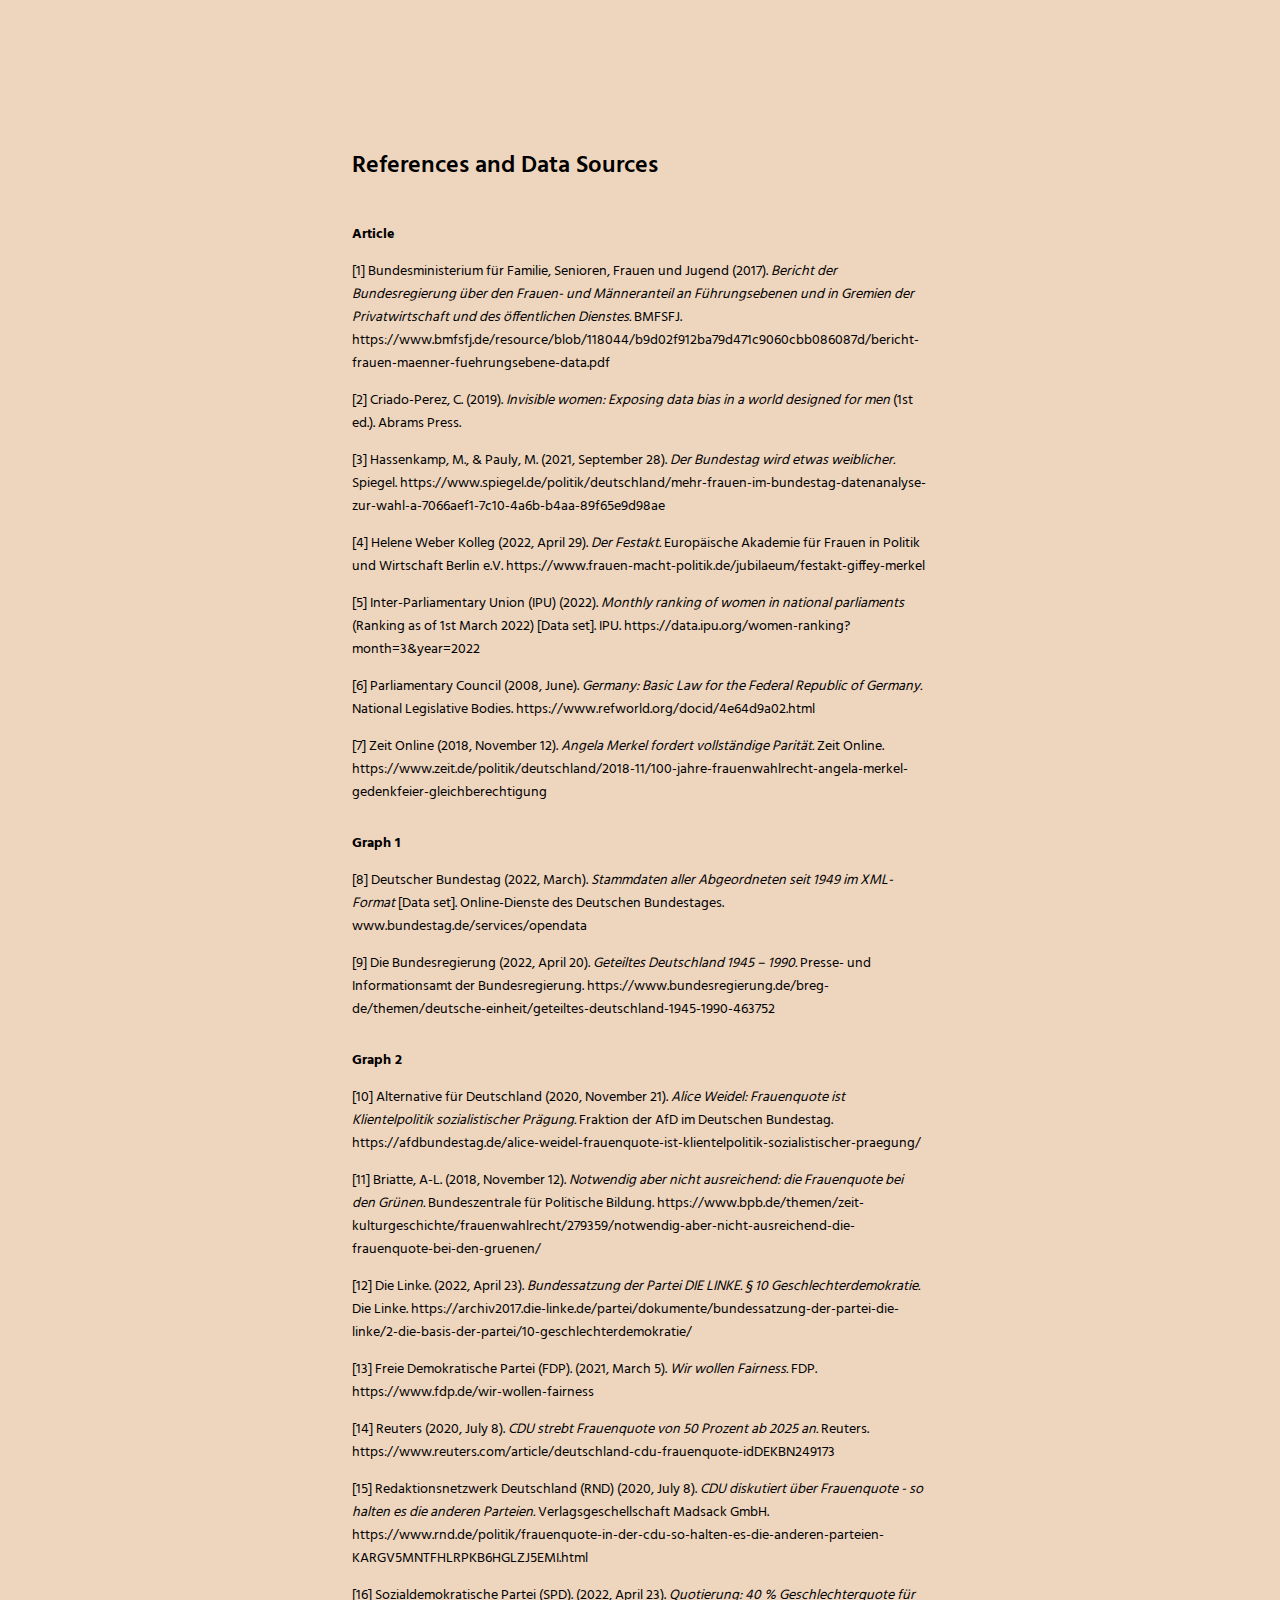
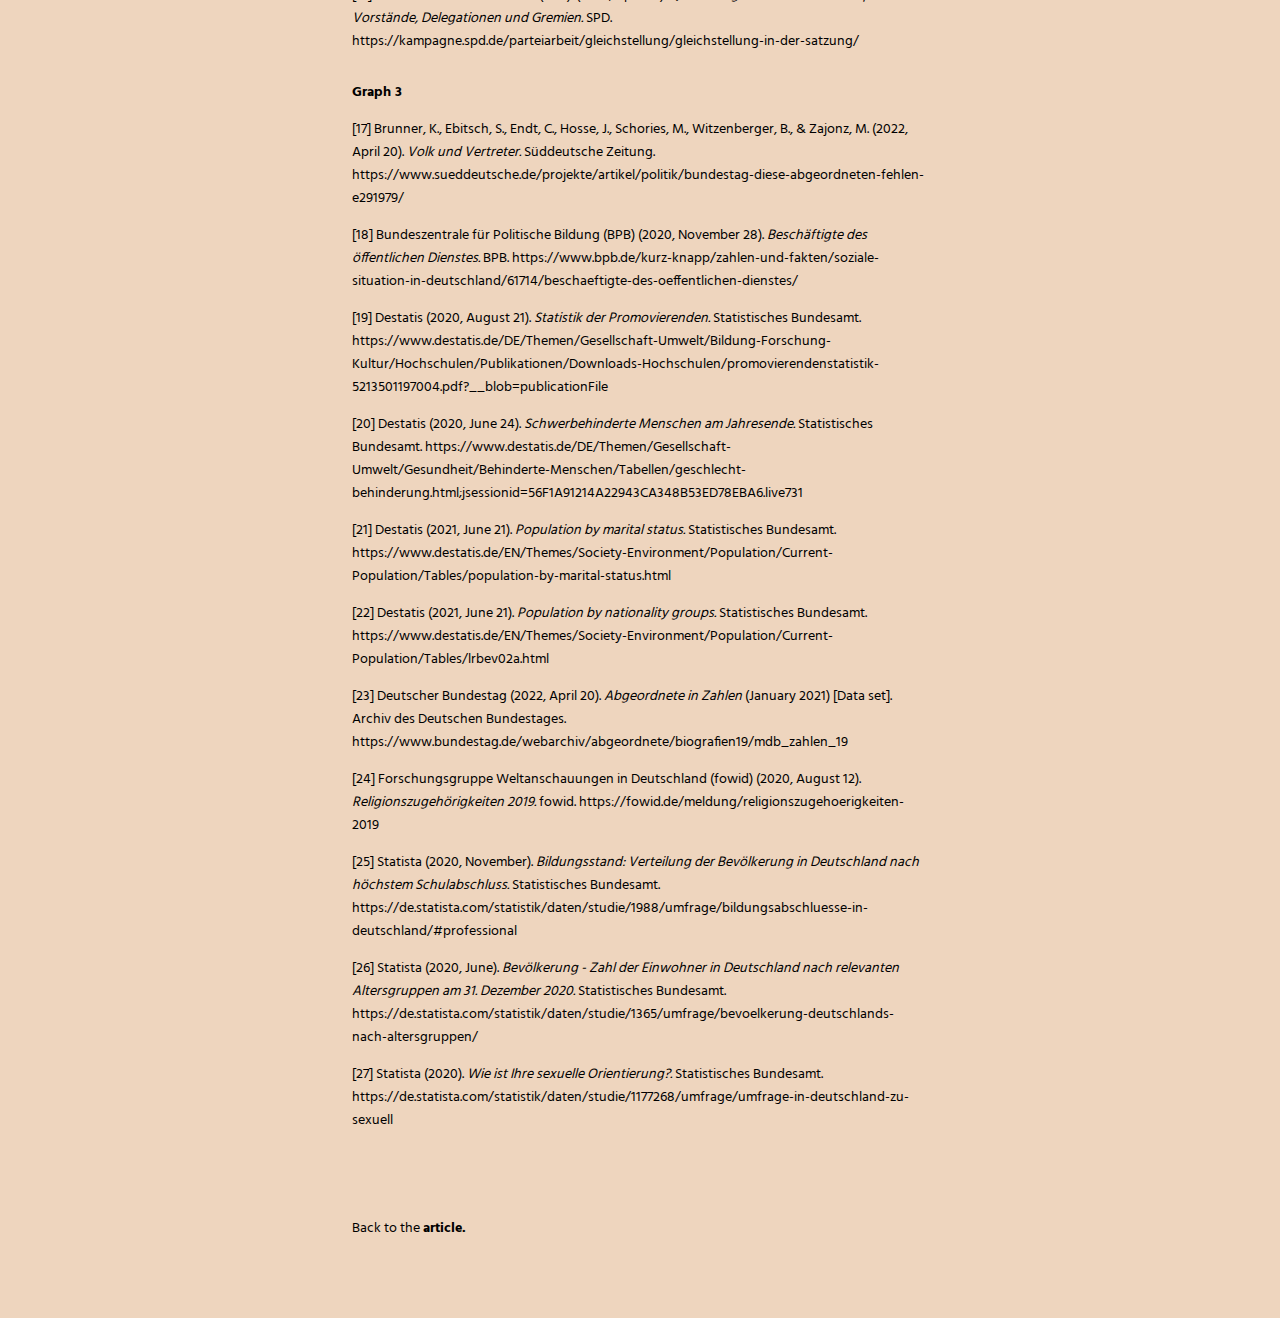
<file: references.html>
<!DOCTYPE html>
<html lang="en" dir="ltr">

<head>
    <meta charset="utf-8">
    <meta name="viewport" content="width=device-width, initial-scale=1.0">
    <title>Scrollytelling Gender Equality in Parliament</title>
    <link rel="stylesheet" href="main.css">
    <link rel="preconnect" href="https://fonts.googleapis.com">
    <link rel="preconnect" href="https://fonts.gstatic.com" crossorigin>
    <link href="https://fonts.googleapis.com/css2?family=Libre+Caslon+Text:ital,wght@0,400;0,700;1,400&display=swap"
        rel="stylesheet">
    <link rel="preconnect" href="https://fonts.googleapis.com">
    <link rel="preconnect" href="https://fonts.gstatic.com" crossorigin>
    <link href="https://fonts.googleapis.com/css2?family=Hind:wght@300;400;500;600;700&display=swap" rel="stylesheet">
</head>

<body>
    <div class="twocolpage">

        <div class="references">

            <p class="textheading">References and Data Sources</p>

            <p class="details"><b>Article</b>
            </p>

            <p>
                [1] Bundesministerium für Familie, Senioren, Frauen und Jugend (2017). <i>Bericht der Bundesregierung
                    über
                    den
                    Frauen- und Männeranteil an Führungsebenen und in Gremien der Privatwirtschaft und des öffentlichen
                    Dienstes.</i> BMFSFJ. <a
                    href="https://www.bmfsfj.de/resource/blob/118044/b9d02f912ba79d471c9060cbb086087d/bericht-frauen-maenner-fuehrungsebene-data.pdf"
                    target="_blank" class="ref-style">
                    https://www.bmfsfj.de/resource/blob/118044/b9d02f912ba79d471c9060cbb086087d/bericht-frauen-maenner-fuehrungsebene-data.pdf
                </a>
            </p>

            <p>
                [2] Criado-Perez, C. (2019). <i>Invisible women: Exposing data bias in a world designed for men</i> (1st
                ed.). Abrams Press.
            </p>
            <p>
                [3] Hassenkamp, M., & Pauly, M. (2021, September 28). <i>Der Bundestag wird etwas weiblicher. </i>
                Spiegel. <a
                    href="https://www.spiegel.de/politik/deutschland/mehr-frauen-im-bundestag-datenanalyse-zur-wahl-a-7066aef1-7c10-4a6b-b4aa-89f65e9d98ae"
                    target="_blank"
                    class="ref-style">https://www.spiegel.de/politik/deutschland/mehr-frauen-im-bundestag-datenanalyse-zur-wahl-a-7066aef1-7c10-4a6b-b4aa-89f65e9d98ae
                </a></p>

            <p>
                [4] Helene Weber Kolleg (2022, April 29). <i>Der Festakt. </i> Europäische Akademie für Frauen in
                Politik und Wirtschaft Berlin e.V. <a
                    href="https://www.frauen-macht-politik.de/jubilaeum/festakt-giffey-merkel" target="_blank"
                    class="ref-style">
                    https://www.frauen-macht-politik.de/jubilaeum/festakt-giffey-merkel
                </a></p>

            <p>
                [5] Inter-Parliamentary Union (IPU) (2022). <i>Monthly ranking of women in national parliaments</i>
                (Ranking
                as of
                1st March 2022) [Data set]. IPU. <a href="https://data.ipu.org/women-ranking?month=3&year=2022"
                    target="_blank" class="ref-style">https://data.ipu.org/women-ranking?month=3&year=2022
                </a></p>

            <p>
                [6] Parliamentary Council (2008, June). <i>Germany: Basic Law for the Federal Republic of Germany.</i>
                National Legislative Bodies. <a href="https://www.refworld.org/docid/4e64d9a02.html" target="_blank"
                    class="ref-style">https://www.refworld.org/docid/4e64d9a02.html
                </a></p>

            <p>
                [7] Zeit Online (2018, November 12). <i>Angela Merkel fordert vollständige Parität.</i> Zeit Online. <a
                    href="https://www.zeit.de/politik/deutschland/2018-11/100-jahre-frauenwahlrecht-angela-merkel-gedenkfeier-gleichberechtigung"
                    target="_blank" class="ref-style">
                    https://www.zeit.de/politik/deutschland/2018-11/100-jahre-frauenwahlrecht-angela-merkel-gedenkfeier-gleichberechtigung
                </a></p>

            <p class="details"><b>Graph 1</b>
            </p>

            <p> [8] Deutscher Bundestag (2022, March). <i>Stammdaten aller Abgeordneten seit 1949 im
                    XML-Format</i> [Data set]. Online-Dienste des Deutschen Bundestages. <a
                    href="https://www.bundestag.de/services/opendata" target="_blank" class="ref-style">
                    www.bundestag.de/services/opendata</a></p>

            <p>
                [9] Die Bundesregierung (2022, April 20). <i>Geteiltes Deutschland 1945 – 1990.</i> Presse- und
                Informationsamt der
                Bundesregierung. <a
                    href="https://www.bundesregierung.de/breg-de/themen/deutsche-einheit/geteiltes-deutschland-1945-1990-463752"
                    target="_blank" class="ref-style">
                    https://www.bundesregierung.de/breg-de/themen/deutsche-einheit/geteiltes-deutschland-1945-1990-463752
                </a></p>
            <p>

            <p class="details"><b>Graph 2</b>
            </p>
            <p>
                [10] Alternative für Deutschland (2020, November 21). <i>Alice Weidel: Frauenquote ist Klientelpolitik
                    sozialistischer Prägung.</i> Fraktion der AfD im Deutschen Bundestag. <a
                    href="https://afdbundestag.de/alice-weidel-frauenquote-ist-klientelpolitik-sozialistischer-praegung/"
                    target="_blank" class="ref-style">
                    https://afdbundestag.de/alice-weidel-frauenquote-ist-klientelpolitik-sozialistischer-praegung/
                </a></p>
            <p>
                [11] Briatte, A-L. (2018, November 12). <i>Notwendig aber nicht ausreichend: die Frauenquote bei den
                    Grünen.</i>
                Bundeszentrale für Politische Bildung. <a
                    href="https://www.bpb.de/themen/zeit-kulturgeschichte/frauenwahlrecht/279359/notwendig-aber-nicht-ausreichend-die-frauenquote-bei-den-gruenen/"
                    target="_blank" class="ref-style">
                    https://www.bpb.de/themen/zeit-kulturgeschichte/frauenwahlrecht/279359/notwendig-aber-nicht-ausreichend-die-frauenquote-bei-den-gruenen/
                </a></p>

            <p>
                [12] Die Linke. (2022, April 23). <i>Bundessatzung der Partei DIE LINKE. § 10
                    Geschlechterdemokratie.</i> Die
                Linke. <a
                    href="https://archiv2017.die-linke.de/partei/dokumente/bundessatzung-der-partei-die-linke/2-die-basis-der-partei/10-geschlechterdemokratie/"
                    target="_blank" class="ref-style">
                    https://archiv2017.die-linke.de/partei/dokumente/bundessatzung-der-partei-die-linke/2-die-basis-der-partei/10-geschlechterdemokratie/
                </a></p>

            <p>
                [13] Freie Demokratische Partei (FDP). (2021, March 5). <i>Wir wollen Fairness.</i> FDP. <a
                    href="https://www.fdp.de/wir-wollen-fairness" target="_blank" class="ref-style">
                    https://www.fdp.de/wir-wollen-fairness
                </a></p>

            <p>
                [14] Reuters (2020, July 8). <i>CDU strebt Frauenquote von 50 Prozent ab 2025 an.</i> Reuters. <a
                    href="https://www.reuters.com/article/deutschland-cdu-frauenquote-idDEKBN249173" target="_blank"
                    class="ref-style">
                    https://www.reuters.com/article/deutschland-cdu-frauenquote-idDEKBN249173
                </a></p>

            <p>
                [15] Redaktionsnetzwerk Deutschland (RND) (2020, July 8). <i>CDU diskutiert über Frauenquote - so halten
                    es die anderen Parteien.</i> Verlagsgeschellschaft Madsack GmbH. <a
                    href="https://www.rnd.de/politik/frauenquote-in-der-cdu-so-halten-es-die-anderen-parteien-KARGV5MNTFHLRPKB6HGLZJ5EMI.html"
                    target="_blank" class="ref-style">
                    https://www.rnd.de/politik/frauenquote-in-der-cdu-so-halten-es-die-anderen-parteien-KARGV5MNTFHLRPKB6HGLZJ5EMI.html
                </a></p>

            <p>
                [16] Sozialdemokratische Partei (SPD). (2022, April 23). <i>Quotierung: 40 % Geschlechterquote für
                    Vorstände,
                    Delegationen und Gremien.</i> SPD. <a
                    href="https://kampagne.spd.de/parteiarbeit/gleichstellung/gleichstellung-in-der-satzung/"
                    target="_blank" class="ref-style">
                    https://kampagne.spd.de/parteiarbeit/gleichstellung/gleichstellung-in-der-satzung/
                </a></p>

            <p class="details"><b>Graph 3</b>
            </p>

            <p>
                [17] Brunner, K., Ebitsch, S., Endt, C., Hosse, J., Schories, M., Witzenberger, B., & Zajonz, M. (2022,
                April
                20).
                <i>Volk und Vertreter.</i> Süddeutsche Zeitung. <a
                    href="https://www.sueddeutsche.de/projekte/artikel/politik/bundestag-diese-abgeordneten-fehlen-e291979/"
                    target="_blank" class="ref-style">
                    https://www.sueddeutsche.de/projekte/artikel/politik/bundestag-diese-abgeordneten-fehlen-e291979/
                </a>
            </p>

            <p>
                [18] Bundeszentrale für Politische Bildung (BPB) (2020, November 28). <i>Beschäftigte des öffentlichen
                    Dienstes.</i> BPB. <a
                    href="https://www.bpb.de/kurz-knapp/zahlen-und-fakten/soziale-situation-in-deutschland/61714/beschaeftigte-des-oeffentlichen-dienstes/"
                    target="_blank" class="ref-style">
                    https://www.bpb.de/kurz-knapp/zahlen-und-fakten/soziale-situation-in-deutschland/61714/beschaeftigte-des-oeffentlichen-dienstes/
                </a></p>

            <p>
                [19] Destatis (2020, August 21). <i>Statistik der Promovierenden.</i> Statistisches Bundesamt. <a
                    href="https://www.destatis.de/DE/Themen/Gesellschaft-Umwelt/Bildung-Forschung-Kultur/Hochschulen/Publikationen/Downloads-Hochschulen/promovierendenstatistik-5213501197004.pdf?__blob=publicationFile"
                    target="_blank" class="ref-style">
                    https://www.destatis.de/DE/Themen/Gesellschaft-Umwelt/Bildung-Forschung-Kultur/Hochschulen/Publikationen/Downloads-Hochschulen/promovierendenstatistik-5213501197004.pdf?__blob=publicationFile
                </a></p>

            <p>
                [20] Destatis (2020, June 24). <i>Schwerbehinderte Menschen am Jahresende.</i> Statistisches Bundesamt.
                <a href="https://www.destatis.de/DE/Themen/Gesellschaft-Umwelt/Gesundheit/Behinderte-Menschen/Tabellen/geschlecht-behinderung.html;jsessionid=56F1A91214A22943CA348B53ED78EBA6.live731"
                    target="_blank" class="ref-style">
                    https://www.destatis.de/DE/Themen/Gesellschaft-Umwelt/Gesundheit/Behinderte-Menschen/Tabellen/geschlecht-behinderung.html;jsessionid=56F1A91214A22943CA348B53ED78EBA6.live731
                </a></p>

            <p>
                [21] Destatis (2021, June 21). <i>Population by marital status.</i> Statistisches Bundesamt. <a
                    href="https://www.destatis.de/EN/Themes/Society-Environment/Population/Current-Population/Tables/population-by-marital-status.html"
                    target="_blank" class="ref-style">
                    https://www.destatis.de/EN/Themes/Society-Environment/Population/Current-Population/Tables/population-by-marital-status.html
                </a></p>

            <p>
                [22] Destatis (2021, June 21). <i>Population by nationality groups.</i> Statistisches Bundesamt. <a
                    href="https://www.destatis.de/EN/Themes/Society-Environment/Population/Current-Population/Tables/lrbev02a.html"
                    target="_blank" class="ref-style">
                    https://www.destatis.de/EN/Themes/Society-Environment/Population/Current-Population/Tables/lrbev02a.html
                </a></p>

            <p>
                [23] Deutscher Bundestag (2022, April 20). <i>Abgeordnete in Zahlen</i> (January 2021) [Data set].
                Archiv des
                Deutschen Bundestages.
                <a href="https://www.bundestag.de/webarchiv/abgeordnete/biografien19/mdb_zahlen_19" target="_blank"
                    class="ref-style">https://www.bundestag.de/webarchiv/abgeordnete/biografien19/mdb_zahlen_19
                </a>
            </p>

            <p>
                [24] Forschungsgruppe Weltanschauungen in Deutschland (fowid) (2020, August 12).
                <i>Religionszugehörigkeiten
                    2019.</i> fowid. <a href="https://fowid.de/meldung/religionszugehoerigkeiten-2019" target="_blank"
                    class="ref-style">https://fowid.de/meldung/religionszugehoerigkeiten-2019
                </a>
            </p>

            <p>
                [25] Statista (2020, November). <i>Bildungsstand: Verteilung der Bevölkerung in Deutschland nach
                    höchstem
                    Schulabschluss. </i> Statistisches Bundesamt. <a
                    href="https://de.statista.com/statistik/daten/studie/1988/umfrage/bildungsabschluesse-in-deutschland/#professional"
                    target="_blank" class="ref-style">
                    https://de.statista.com/statistik/daten/studie/1988/umfrage/bildungsabschluesse-in-deutschland/#professional
                </a></p>

            <p>
                [26] Statista (2020, June). <i>Bevölkerung - Zahl der Einwohner in Deutschland nach relevanten
                    Altersgruppen
                    am 31.
                    Dezember 2020.</i> Statistisches Bundesamt. <a
                    href="https://de.statista.com/statistik/daten/studie/1365/umfrage/bevoelkerung-deutschlands-nach-altersgruppen/"
                    target="_blank" class="ref-style">
                    https://de.statista.com/statistik/daten/studie/1365/umfrage/bevoelkerung-deutschlands-nach-altersgruppen/
                </a></p>

            <p>
                [27] Statista (2020). <i>Wie ist Ihre sexuelle Orientierung?.</i> Statistisches Bundesamt. <a
                    href="https://de.statista.com/statistik/daten/studie/1177268/umfrage/umfrage-in-deutschland-zu-sexuell"
                    target="_blank" class="ref-style">
                    https://de.statista.com/statistik/daten/studie/1177268/umfrage/umfrage-in-deutschland-zu-sexuell
                </a></p>

        </div>

        <div class="references-back">
            <p>Back to the <b><a href="index.html" class="ref-style">article.</a></b></p>
        </div>


    </div>


</body>

</html>
</file>
<file: main.css>
body {
    padding: 0;
    margin: 0;
    overflow-x: hidden;
}

#header {
    width: 100vw;
    padding: 10%;
    padding-bottom: 1%;
    padding-top: 1.6%;
    background-color: #B3DEE5;
    display: flex;
    flex-direction: row;
    gap: 20px;
    align-items: center;
}

.img-swallow {
    width: 80%;
    padding-right: 5%;

}

.headerText {
    width: 60%;
}

h1 {
    font-family: Hind;
    font-size: 44px;
    text-transform: uppercase;
    margin-bottom: 0em;
    padding-bottom: 0;
    margin-top: 0;

}

.h4 {
    font-family: 'Libre Caslon Text', serif;
    text-transform: thin;
    font-size: 11px;

}

.h3 {
    font-family: 'Libre Caslon Text', serif;
    font-style: italic;
    font-size: 18px;
    margin-top: 0;

}

.author {
    font-family: Hind;
    font-size: 14px;
    padding-top: 3em;
    padding-bottom: 0;
}

.text-highlight {
    background-color: #B3DEE5;
}


.text {
    padding: 3% 25% 2% 25%;
    font-family: 'Libre Caslon Text', serif;
    font-size: 16;
    line-height: 140%;
}

.textHighlight {
    font-size: 18px;
    line-height: 1.5;
    font-weight: 700;
}

.headline {
    font-family: Hind;
    font-size: 22px;
    padding-top: 1.5em;
    padding-bottom: 0;
    font-weight: 600;
}

.text-kursiv {
    font-style: italic;
    padding-top: 5em;
    font-size: 14px;
}

#bottom {
    width: 100vw;
    height: 100vh;
    background-color: #EED5BE;
}

.sticky {
    width: 50vw;
    height: 45vw;
    position: sticky;
    top: 1vw;
    margin: 0 20px;
}

.sticky2 {
    width: 50vw;
    height: 38vw;
    position: sticky;
    top: 1vw;
    margin: 0 20px;
}

.sticky3 {
    width: 50vw;
    height: 55vw;
    position: sticky;
    top: 1vw;
    margin: 0 20px;
}



.description {
    font-family: arial;
    font-size: 14px;
    margin: 0 10vw 0 60vw;
}

.description-text {
    font-family: Hind;
    font-size: 14;
}

.description-heading {
    font-family: Hind;
    font-size: 20px;
    padding-bottom: 0.5em;
    font-weight: 600;
}

#textStyle {
    margin-bottom: 10px;
    padding: 50px 20px;
    font-family: arial;
}

.sticky-sections {
    padding-bottom: 40em;
}

.lane {
    padding-left: 10%;
}

.textheading {
    font-family: Hind;
    font-size: 24px;
    font-weight: 600;
    padding-top: 1em;
}

.footer {
    padding: 10%;
    padding-top: 3%;
    padding-bottom: 5%;
    background-color: #EED5BE;
    display: flex;
    flex-direction: row;
    align-content: flex-start;
}

.details {
    font-family: Hind;
    font-size: 14px;
    padding-top: 1em;
    padding-bottom: 0;

}

.dataset-details {
    font-family: Hind;
    font-size: 10px;
    padding-top: 1em;
    padding-bottom: 0;

}

#wrapper {
    flex-grow: 1;
}

.datasets {
    font-size: 14px;
    font-family: Hind;
    padding-left: 10%;
    padding-right: 10%;
    padding-top: 1em;
    padding-bottom: 0;
    flex-grow: 2;
}

#secondreferences {
    padding-top: 5em;
}

.twocolpage {
    background-color: #EED5BE;
    padding: 5%;
}

.references {
    font-size: 14px;
    font-family: Hind;
    padding: 3% 25% 5% 25%;
}

.overall-background {
    background-color: #90b8c9;
}

.AFD-background {
    background-color: #31525b;
    color: whitesmoke;
}

.FDP-background {
    background-color: #5b7c7d;
}

.CDU-background {
    background-color: #b3dee5;
}

.SPD-background {
    background-color: #fed3a5;
}

.Left-background {
    background-color: #fe9001;
}

.Greens-background {
    background-color: #fe5e31;
}

.year-background {
    background-color: #98ABAC;
}

.rep-background {
    background-color: #98ABAC;
}

.ref-style {
    color:black;
    text-decoration: none;
}

.references-back {
    font-size: 14px;
    font-family: Hind;
    padding: 0% 25% 0% 25%;
    margin-top: 0;
}
</file>
